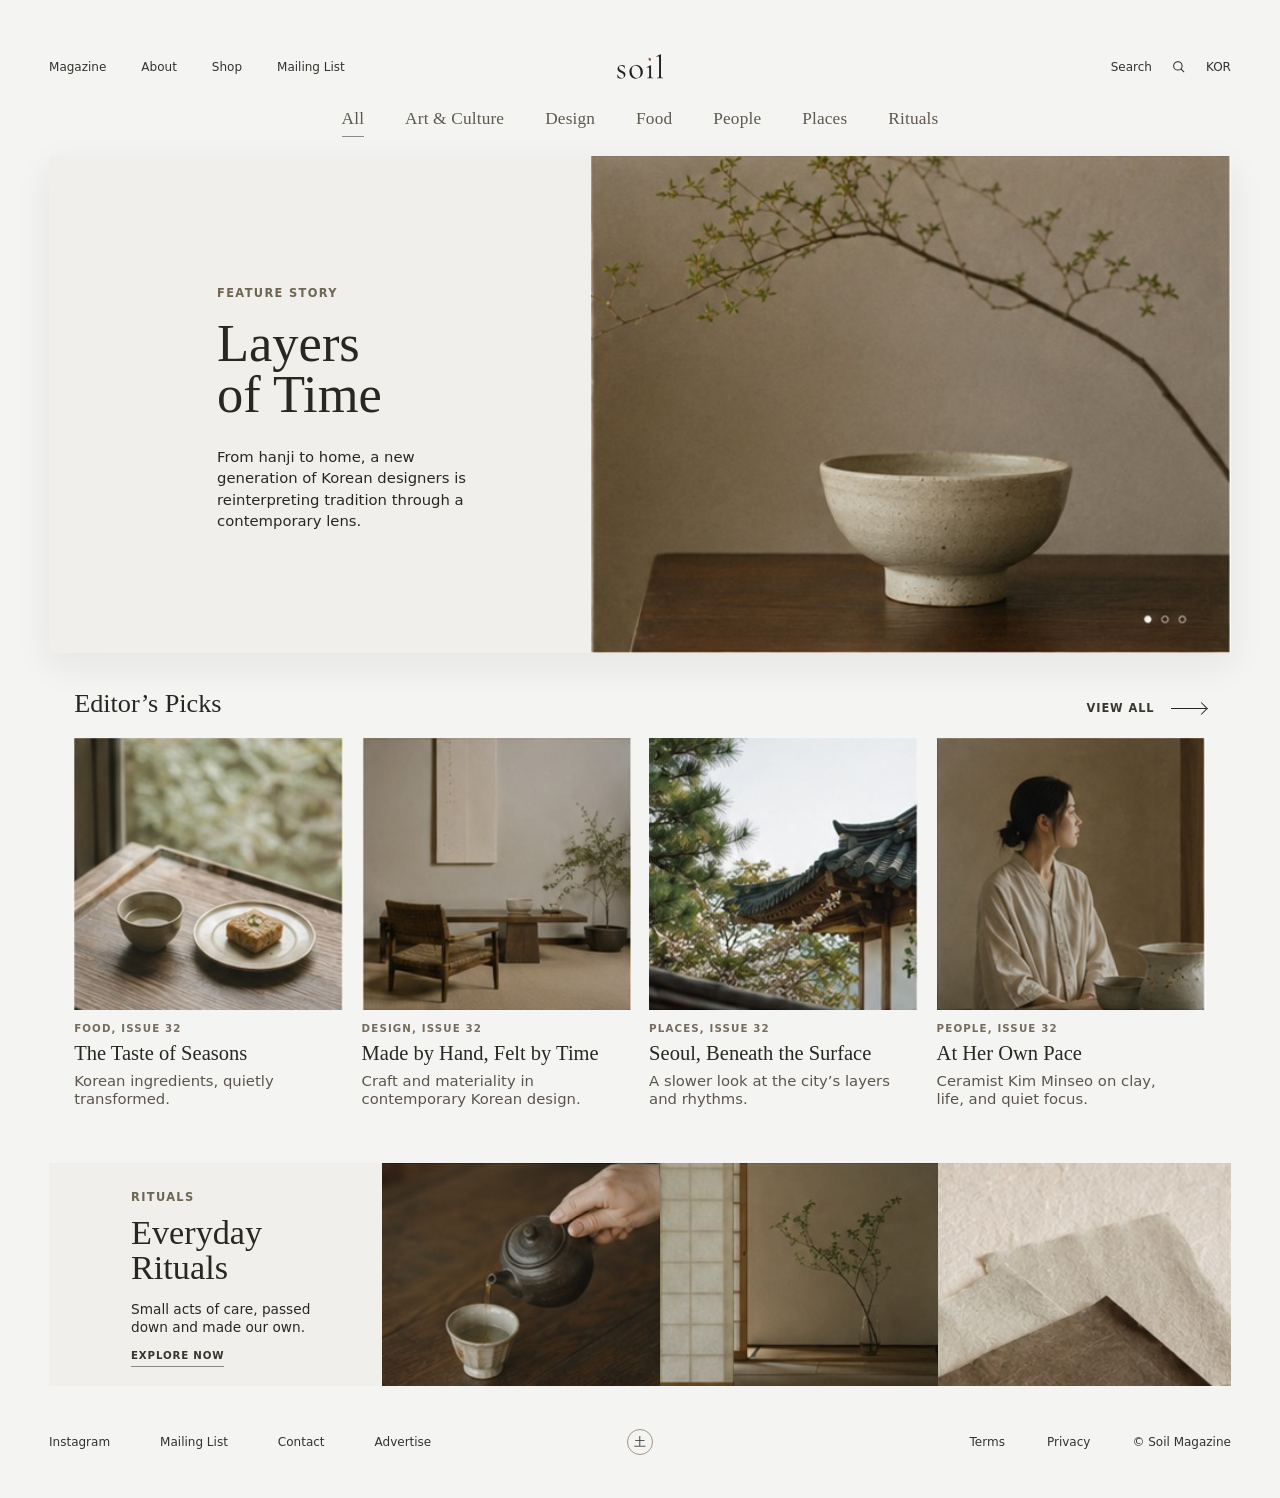
<file: index.html>
<!doctype html>
<html lang="en">
  <head>
    <meta charset="utf-8">
    <meta name="viewport" content="width=device-width, initial-scale=1">
    <title>Soil Magazine</title>
    <link rel="stylesheet" href="styles.css">
    <link rel="icon" href="logo/favicon.svg" type="image/svg+xml">
  </head>
  <body>
    <header class="site-header" aria-label="Site header">
      <div class="topbar">
        <nav class="primary-links" aria-label="Primary navigation">
          <a href="index.html">Magazine</a>
          <a href="about.html">About</a>
          <a href="#">Shop</a>
          <a href="about.html#mailing-list">Mailing List</a>
        </nav>

        <a class="brand" href="#" aria-label="Soil home">
          <span class="brand-mark">
            <svg class="brand-svg" xmlns="http://www.w3.org/2000/svg" aria-hidden="true" focusable="false" viewBox="8 -765 1469 818">
              <path fill="currentColor" d="M100 -325Q100 -299 113.5 -281.0Q127 -263 147.5 -250.5Q168 -238 191 -226Q217 -213 240.0 -198.5Q263 -184 278.0 -163.5Q293 -143 293 -110Q293 -78 277.0 -50.5Q261 -23 229.5 -6.0Q198 11 152 11Q127 11 104.0 4.5Q81 -2 56 -19Q54 -21 52.0 -24.0Q50 -27 50 -31L48 -109Q48 -112 53.5 -112.5Q59 -113 60 -110Q72 -76 90.0 -53.5Q108 -31 131.0 -19.5Q154 -8 180 -8Q212 -8 229.5 -24.0Q247 -40 246 -71Q245 -100 231.0 -118.0Q217 -136 196.5 -148.5Q176 -161 154 -172Q129 -184 106.5 -197.5Q84 -211 69.5 -232.0Q55 -253 55 -287Q55 -326 75.0 -350.5Q95 -375 126.0 -386.5Q157 -398 191 -398Q210 -398 228.0 -395.0Q246 -392 264 -383Q273 -380 273 -372Q273 -356 272.0 -338.5Q271 -321 271 -299Q271 -297 265.0 -297.0Q259 -297 259 -299Q259 -322 243.0 -340.0Q227 -358 203.0 -368.5Q179 -379 155 -379Q131 -379 115.5 -366.0Q100 -353 100 -325ZM609 13Q550 13 506.0 -16.0Q462 -45 438.0 -93.5Q414 -142 414 -198Q414 -250 433.0 -288.0Q452 -326 484.0 -350.5Q516 -375 553.5 -387.0Q591 -399 627 -399Q688 -399 731.5 -369.0Q775 -339 798.0 -292.0Q821 -245 821 -193Q821 -129 792.0 -83.0Q763 -37 715.0 -12.0Q667 13 609 13ZM638 -6Q691 -6 722.0 -43.5Q753 -81 753 -165Q753 -228 732.5 -276.5Q712 -325 676.0 -352.5Q640 -380 594 -380Q541 -380 511.0 -341.0Q481 -302 481 -229Q481 -168 501.0 -117.0Q521 -66 556.5 -36.0Q592 -6 638 -6ZM950 0Q948 0 948.0 -6.0Q948 -12 950 -12Q989 -12 1001.5 -25.5Q1014 -39 1014 -81V-268Q1014 -303 1007.0 -319.5Q1000 -336 981 -336Q973 -336 962.0 -332.5Q951 -329 936 -322Q932 -321 929.5 -326.5Q927 -332 930 -334L1060 -394Q1063 -395 1064 -395Q1066 -395 1069.0 -392.5Q1072 -390 1072 -387Q1072 -379 1071.0 -348.0Q1070 -317 1070 -269V-81Q1070 -39 1081.5 -25.5Q1093 -12 1133 -12Q1136 -12 1136.0 -6.0Q1136 0 1133 0Q1115 0 1091.5 -1.0Q1068 -2 1042 -2Q1016 -2 992.5 -1.0Q969 0 950 0ZM1250 0Q1247 0 1247.0 -6.0Q1247 -12 1250 -12Q1289 -12 1301.0 -25.5Q1313 -39 1313 -81V-598Q1313 -633 1306.0 -649.5Q1299 -666 1281 -666Q1266 -666 1235 -652Q1232 -650 1229.0 -656.0Q1226 -662 1230 -663L1358 -724Q1360 -725 1363 -725Q1365 -725 1368.5 -722.5Q1372 -720 1372 -717V-81Q1372 -39 1383.0 -25.5Q1394 -12 1434 -12Q1437 -12 1437.0 -6.0Q1437 0 1434 0Q1417 0 1393.0 -1.0Q1369 -2 1342 -2Q1316 -2 1291.5 -1.0Q1267 0 1250 0Z"/>
              <path class="seed" style="fill:var(--soil-seed,#9A5B3C)" d="M0 -14 C 9 -13 12 2 6 11 C 2 16 -8 15 -11 6 C -14 -4 -8 -14 0 -14 Z" transform="translate(1033.0 -573.0) rotate(-28) scale(3.492) translate(0.8 -0.6)"/>
            </svg>
          </span>
        </a>

        <nav class="utility-links" aria-label="Utility navigation">
          <a href="#">Search</a>
          <button class="icon-button" type="button" aria-label="Search">
            <svg aria-hidden="true" viewBox="0 0 24 24">
              <circle cx="11" cy="11" r="6.75"></circle>
              <path d="m16.2 16.2 4.3 4.3"></path>
            </svg>
          </button>
          <a href="#">KOR</a>
        </nav>
      </div>

      <nav class="category-nav" aria-label="Magazine categories">
        <a class="is-active" href="index.html">All</a>
        <a href="category.html">Art &amp; Culture</a>
        <a href="category.html">Design</a>
        <a href="category.html">Food</a>
        <a href="category.html">People</a>
        <a href="category.html">Places</a>
        <a href="category.html">Rituals</a>
      </nav>
    </header>

    <main>
      <section class="hero shell" aria-labelledby="hero-title">
        <div class="hero-copy">
          <p class="eyebrow">Feature Story</p>
          <h1 id="hero-title">Layers<br>of Time</h1>
          <p class="hero-summary">
            From hanji to home, a new generation of Korean designers is
            reinterpreting tradition through a contemporary lens.
          </p>
        </div>
        <div class="hero-media">
          <a class="hero-link" href="article.html" aria-label="Layers of Time">
            <img src="hero-bowl.jpg" alt="A ceramic bowl on a wooden table below a flowering branch" width="561" height="436">
          </a>
        </div>
      </section>

      <section class="editors shell inset" aria-labelledby="editors-title">
        <div class="section-heading">
          <h2 id="editors-title">Editor&rsquo;s Picks</h2>
          <a class="view-all" href="category.html">View All <span aria-hidden="true"></span></a>
        </div>

        <div class="story-grid">
          <article class="story-card">
            <a class="story-thumb" href="article.html" aria-label="The Taste of Seasons">
              <img src="editors-food.jpg" alt="Tea and a dessert on a wooden table">
            </a>
            <p class="story-meta">Food, Issue 32</p>
            <h3><a href="article.html">The Taste of Seasons</a></h3>
            <p>Korean ingredients, quietly transformed.</p>          </article>

          <article class="story-card">
            <a class="story-thumb" href="article.html" aria-label="Made by Hand, Felt by Time">
              <img src="editors-design.jpg" alt="A calm room with a woven chair and ceramics">
            </a>
            <p class="story-meta">Design, Issue 32</p>
            <h3><a href="article.html">Made by Hand, Felt by Time</a></h3>
            <p>Craft and materiality in contemporary Korean design.</p>          </article>

          <article class="story-card">
            <a class="story-thumb" href="article.html" aria-label="Seoul, Beneath the Surface">
              <img src="editors-places.jpg" alt="Traditional roofline framed by trees">
            </a>
            <p class="story-meta">Places, Issue 32</p>
            <h3><a href="article.html">Seoul, Beneath the Surface</a></h3>
            <p>A slower look at the city&rsquo;s layers and rhythms.</p>          </article>

          <article class="story-card">
            <a class="story-thumb" href="article.html" aria-label="At Her Own Pace">
              <img src="editors-people.jpg" alt="Ceramicist seated beside clay vessels">
            </a>
            <p class="story-meta">People, Issue 32</p>
            <h3><a href="article.html">At Her Own Pace</a></h3>
            <p>Ceramist Kim Minseo on clay, life, and quiet focus.</p>          </article>
        </div>
      </section>

      <section class="rituals shell" aria-labelledby="rituals-title">
        <div class="ritual-copy">
          <p class="eyebrow">Rituals</p>
          <h2 id="rituals-title">Everyday<br>Rituals</h2>
          <p>Small acts of care, passed down and made our own.</p>
          <a class="text-link" href="category.html">Explore Now</a>
        </div>
        <img src="ritual-tea.jpg" alt="Tea being poured into a cup">
        <img src="ritual-room.jpg" alt="A quiet room with a branch in a vase">
        <img src="ritual-paper.jpg" alt="Layered handmade paper">
      </section>
    </main>

    <footer class="site-footer shell" aria-label="Site footer">
      <nav aria-label="Social and contact links">
        <a href="#">Instagram</a>
        <a href="about.html#mailing-list">Mailing List</a>
        <a href="#">Contact</a>
        <a href="#">Advertise</a>
      </nav>
      <a class="seal" href="#" aria-label="Soil Magazine home">土</a>
      <nav aria-label="Legal links">
        <a href="#">Terms</a>
        <a href="#">Privacy</a>
        <span>&copy; Soil Magazine</span>
      </nav>
    </footer>
  </body>
</html>
</file>
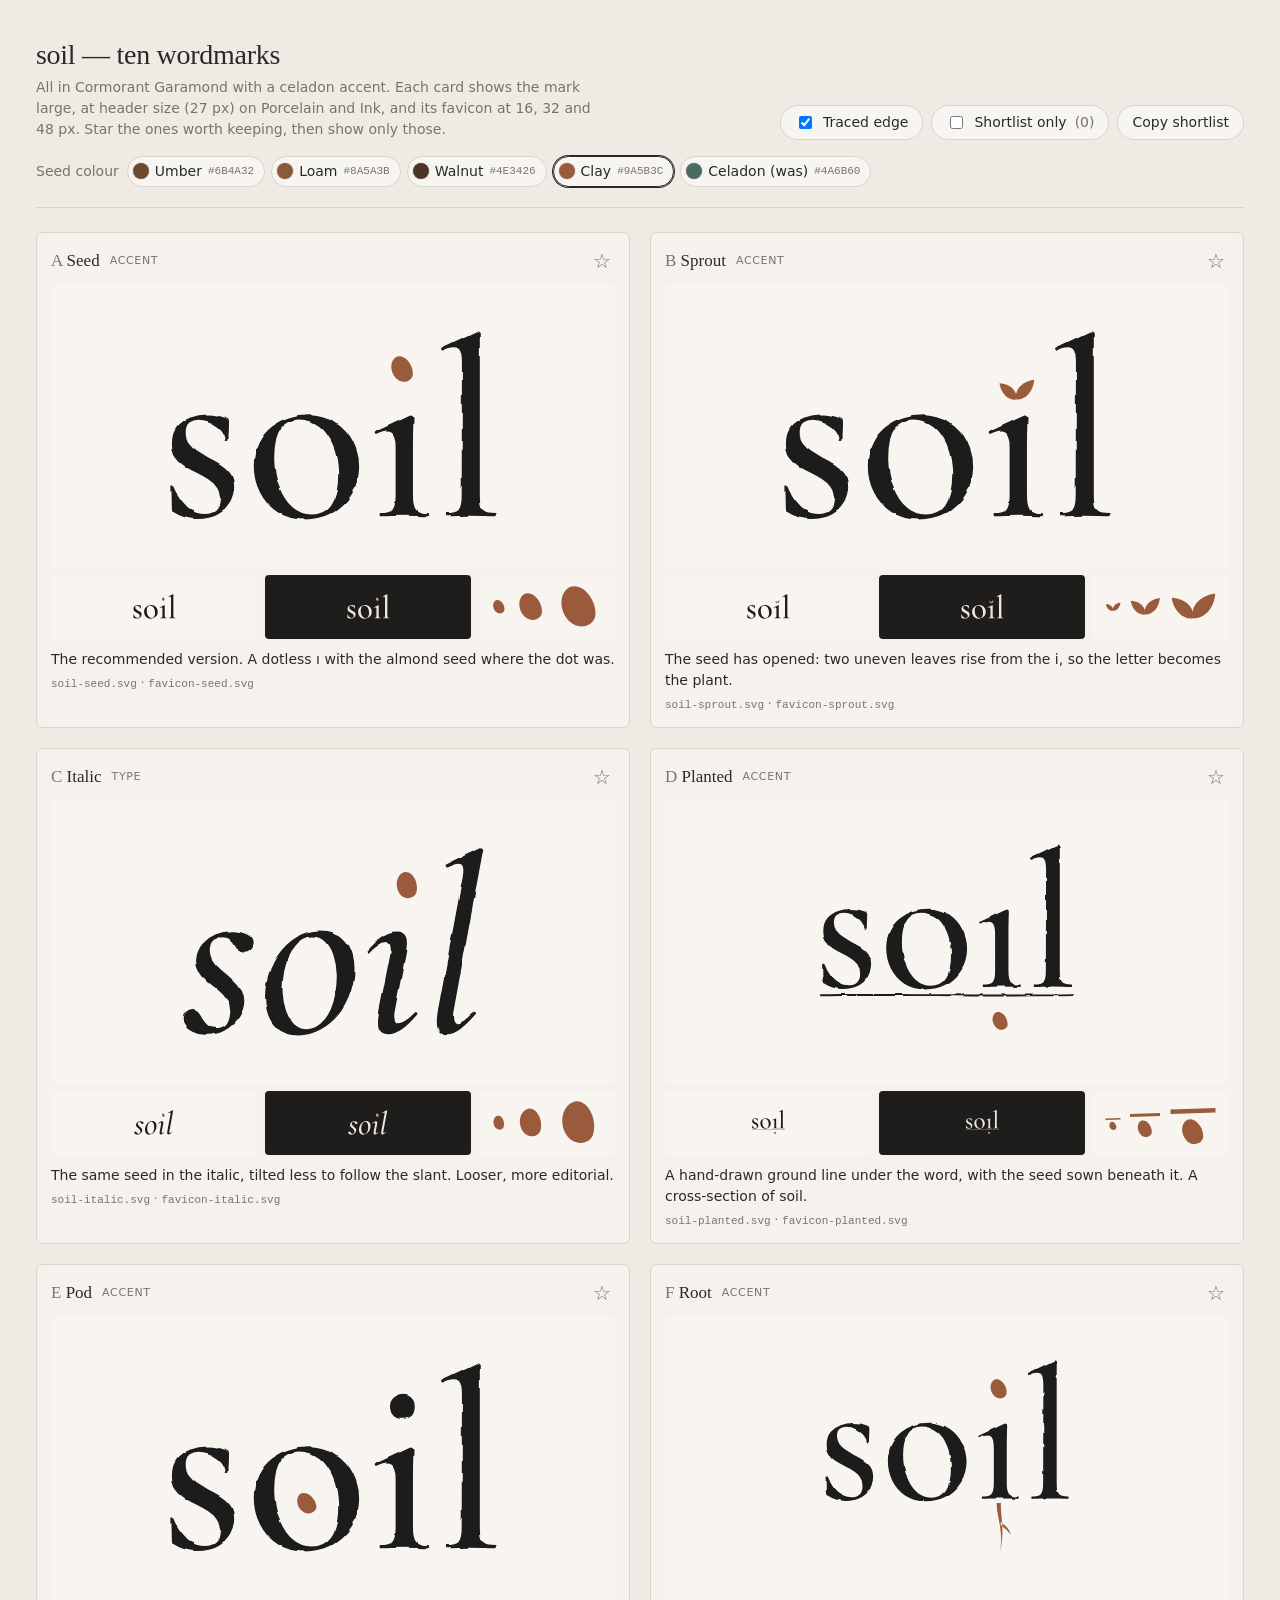
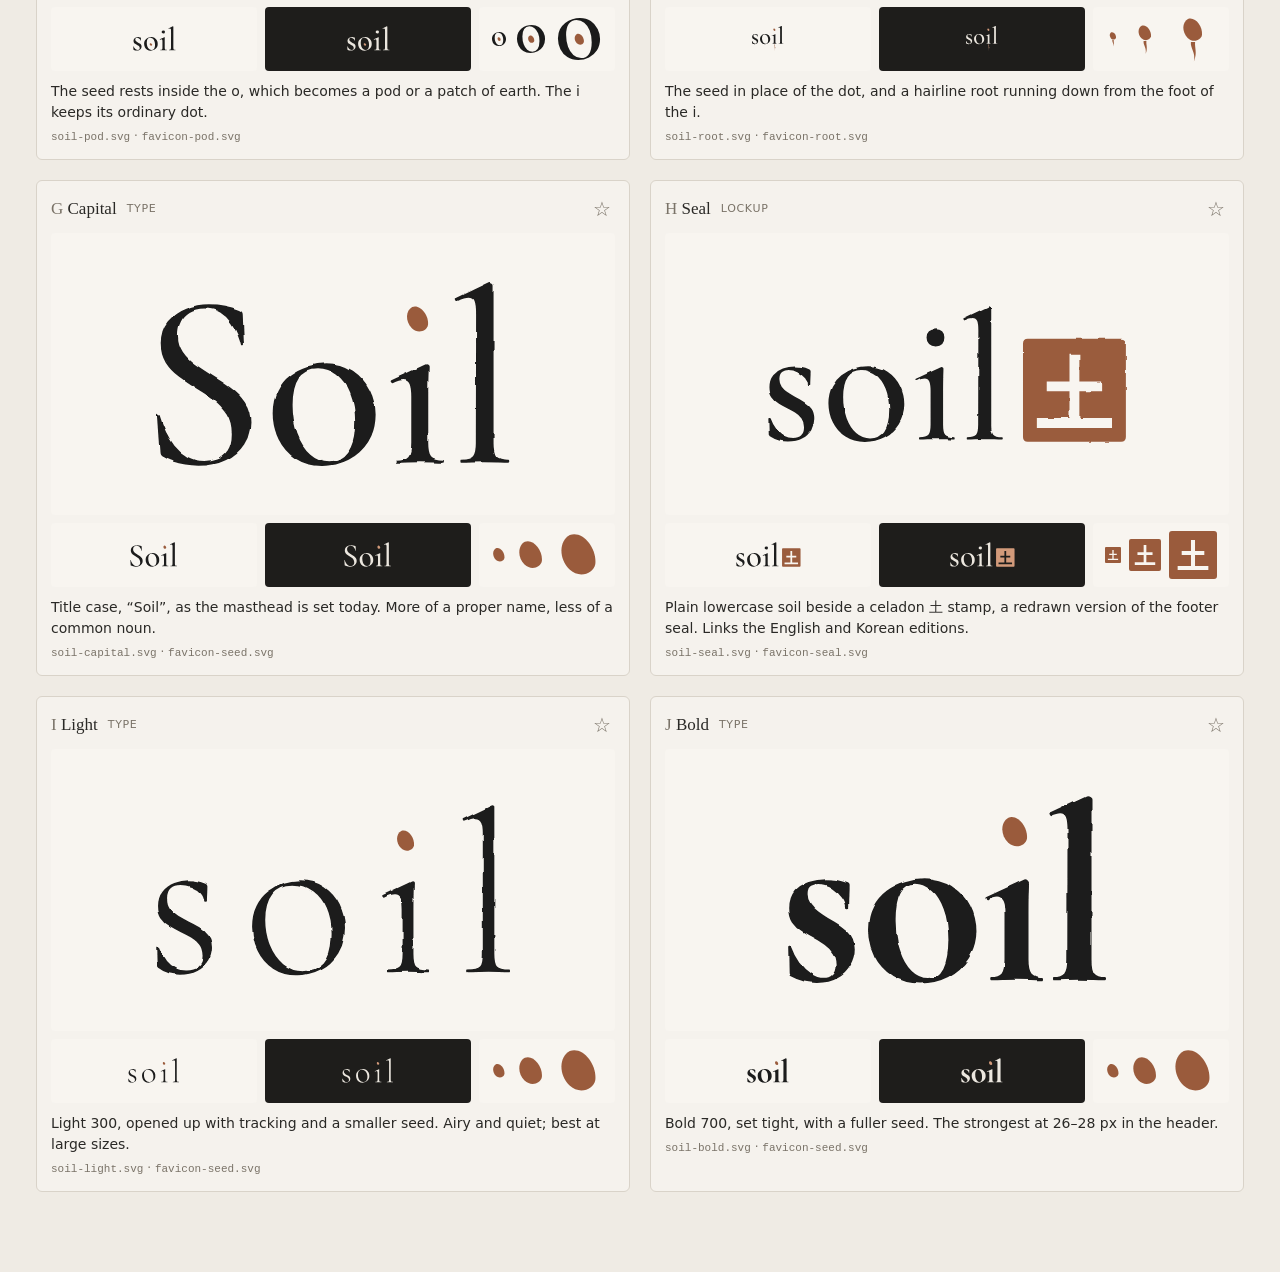
<file: logo/index.html>
<!doctype html>
<html lang="en">
<head>
<meta charset="utf-8">
<meta name="viewport" content="width=device-width, initial-scale=1">
<title>Soil Wordmarks</title>
<link rel="icon" href="favicon-seed.svg" type="image/svg+xml">
<style>
  :root {
    --porcelain: #F8F5F0; --porcelain-ink: #1A1A1A; --porcelain-seed: #9A5B3C;
    --ink: #1E1D1B; --ink-letters: #ECE7DF; --ink-seed: #D29A7A;
    --page: #EFEBE4; --text: #2a2926; --muted: #7a7368; --rule: #d9d3c9; --star: var(--porcelain-seed);
  }
  .fav path[fill] { fill: var(--porcelain-seed); }
  .fav path[fill="#1A1A1A"] { fill: var(--porcelain-ink); }
  .swatches { display: flex; gap: 6px; flex-wrap: wrap; align-items: center; }
  .swatches .lbl { color: var(--muted); margin-right: 2px; }
  .swatch { display: inline-flex; align-items: center; gap: 6px; border: 1px solid var(--rule); border-radius: 999px;
    padding: 4px 10px 4px 5px; background: #fff8; cursor: pointer; font: inherit; color: inherit; }
  .swatch i { width: 16px; height: 16px; border-radius: 50%; display: inline-block; box-shadow: 0 0 0 1px #0001; }
  .swatch[aria-pressed="true"] { border-color: var(--text); box-shadow: 0 0 0 1px var(--text); }
  .swatch code { color: var(--muted); }
  * { box-sizing: border-box; }
  body { margin: 0; background: var(--page); color: var(--text);
    font: 14px/1.5 "Avenir Next", Avenir, -apple-system, system-ui, sans-serif; }
  main { max-width: 1240px; margin: 0 auto; padding: 40px 16px 80px; }
  .intro { display: flex; justify-content: space-between; align-items: end; gap: 16px 24px; flex-wrap: wrap;
    border-bottom: 1px solid var(--rule); padding-bottom: 20px; margin-bottom: 24px; }
  h1 { font: 500 28px/1.1 Georgia, serif; margin: 0 0 6px; letter-spacing: -0.01em; }
  .intro p { margin: 0; color: var(--muted); max-width: 64ch; }
  .controls { display: flex; gap: 8px; flex-wrap: wrap; }
  .controls label, .controls button { display: inline-flex; gap: 8px; align-items: center; cursor: pointer; user-select: none;
    border: 1px solid var(--rule); border-radius: 999px; padding: 6px 14px; background: #fff8; font: inherit; color: inherit; }
  .controls .count { color: var(--muted); }
  .grid { display: grid; grid-template-columns: repeat(2, minmax(0, 1fr)); gap: 20px; }
  .card { background: #fff5; border: 1px solid var(--rule); border-radius: 6px; padding: 14px; }
  .card.is-starred { border-color: var(--star); box-shadow: 0 0 0 1px var(--star); }
  .card header { display: flex; align-items: center; gap: 10px; margin-bottom: 10px; }
  .card h2 { font: 500 17px/1.2 Georgia, serif; margin: 0; }
  .letter { color: var(--muted); }
  .group { font-size: 11px; letter-spacing: .06em; text-transform: uppercase; color: var(--muted); }
  .star { margin-left: auto; border: 0; background: none; font-size: 20px; line-height: 1; cursor: pointer; color: var(--muted); padding: 4px; }
  .card.is-starred .star { color: var(--star); }
  .big { aspect-ratio: 2 / 1; display: grid; place-items: center; border-radius: 4px; }
  .big .mark { width: 66%; max-height: 74%; }
  .row { display: grid; grid-template-columns: 1fr 1fr auto; gap: 8px; margin-top: 8px; }
  .hdr { display: grid; place-items: center; height: 64px; border-radius: 4px; }
  .mark.header { height: 27px; width: auto; max-width: 90%; }
  .favs { display: flex; align-items: center; gap: 8px; padding: 0 12px; border-radius: 4px; }
  .s16 { width: 16px; height: 16px; } .s32 { width: 32px; height: 32px; } .s48 { width: 48px; height: 48px; }
  .porcelain { background: var(--porcelain); color: var(--porcelain-ink); --soil-seed: var(--porcelain-seed); }
  .ink { background: var(--ink); color: var(--ink-letters); --soil-seed: var(--ink-seed); }
  .card p { margin: 10px 0 0; }
  .card p.files { margin-top: 4px; color: var(--muted); font-size: 12px; }
  code { font: 11px ui-monospace, Menlo, monospace; }
  body.traced .mark > path:not(.seed), body.traced .mark > path.seal { filter: url(#trace); }
  body.only-starred .card:not(.is-starred) { display: none; }
  .empty { display: none; color: var(--muted); padding: 40px 0; text-align: center; }
  body.only-starred.none-starred .empty { display: block; }
  @media (max-width: 820px) {
    .grid { grid-template-columns: 1fr; }
  }
  @media (max-width: 480px) {
    .row { grid-template-columns: 1fr 1fr; }
    .favs { grid-column: span 2; height: 56px; justify-content: center; }
  }
</style>
</head>
<body class="traced none-starred">
<svg width="0" height="0" style="position:absolute" aria-hidden="true">
  <!-- Stand-in for the hand-traced edge, in font units (1000 per em). -->
  <filter id="trace" filterUnits="userSpaceOnUse" x="-300" y="-1000" width="2600" height="1500" primitiveUnits="userSpaceOnUse">
    <feTurbulence type="fractalNoise" baseFrequency="0.012" numOctaves="2" seed="7" result="n"/>
    <feDisplacementMap in="SourceGraphic" in2="n" scale="14" xChannelSelector="R" yChannelSelector="G"/>
  </filter>
</svg>
<main>
  <div class="intro">
    <div>
      <h1>soil — ten wordmarks</h1>
      <p>All in Cormorant Garamond with a celadon accent. Each card shows the mark large, at header size (27&nbsp;px) on Porcelain and Ink, and its favicon at 16, 32 and 48&nbsp;px. Star the ones worth keeping, then show only those.</p>
    </div>
    <div class="controls">
      <label><input type="checkbox" id="traced" checked> Traced edge</label>
      <label><input type="checkbox" id="only"> Shortlist only <span class="count" id="count">(0)</span></label>
      <button type="button" id="copy">Copy shortlist</button>
    </div>
    <div class="swatches" role="group" aria-label="Seed colour">
      <span class="lbl">Seed colour</span>
      <button class="swatch" type="button" data-p="#6B4A32" data-i="#B9906E" data-name="Umber"><i style="background:#6B4A32"></i>Umber <code>#6B4A32</code></button>
      <button class="swatch" type="button" data-p="#8A5A3B" data-i="#C99A76" data-name="Loam"><i style="background:#8A5A3B"></i>Loam <code>#8A5A3B</code></button>
      <button class="swatch" type="button" data-p="#4E3426" data-i="#A88468" data-name="Walnut"><i style="background:#4E3426"></i>Walnut <code>#4E3426</code></button>
      <button class="swatch" type="button" data-p="#9A5B3C" data-i="#D29A7A" data-name="Clay"><i style="background:#9A5B3C"></i>Clay <code>#9A5B3C</code></button>
      <button class="swatch" type="button" data-p="#4A6B60" data-i="#93B7A8" data-name="Celadon"><i style="background:#4A6B60"></i>Celadon (was) <code>#4A6B60</code></button>
    </div>
  </div>
  <div class="grid">
    <article class="card" id="seed" data-key="seed">
      <header>
        <h2><span class="letter">A</span> Seed</h2>
        <span class="group">Accent</span>
        <button class="star" type="button" aria-pressed="false" aria-label="Shortlist Seed">☆</button>
      </header>
      <div class="big porcelain"><svg class="mark" aria-hidden="true" xmlns="http://www.w3.org/2000/svg" viewBox="6 -765 1356 818" role="img" aria-label="soil">
  <path fill="currentColor" d="M106 -329Q106 -305 118.5 -287.5Q131 -270 151.0 -257.0Q171 -244 193 -231Q219 -218 242.5 -203.5Q266 -189 281.0 -168.0Q296 -147 296 -113Q296 -81 280.0 -52.5Q264 -24 232.0 -6.5Q200 11 152 11Q128 11 104.0 5.0Q80 -1 54 -18Q52 -20 50.0 -23.0Q48 -26 48 -30L46 -114Q46 -117 51.5 -117.5Q57 -118 58 -116Q70 -83 88.5 -58.5Q107 -34 130.5 -21.0Q154 -8 181 -8Q209 -8 225.0 -23.0Q241 -38 240 -68Q240 -96 226.5 -114.5Q213 -133 193.0 -145.5Q173 -158 151 -169Q127 -181 104.0 -195.0Q81 -209 66.5 -230.0Q52 -251 52 -285Q52 -325 72.5 -350.0Q93 -375 125.0 -386.5Q157 -398 191 -398Q211 -398 229.0 -394.5Q247 -391 267 -383Q276 -379 276 -372Q276 -354 275.0 -335.0Q274 -316 274 -294Q274 -291 268.0 -291.0Q262 -291 262 -294Q262 -315 246.0 -334.0Q230 -353 206.0 -365.5Q182 -378 156 -378Q135 -378 120.5 -367.0Q106 -356 106 -329ZM571 13Q510 13 465.5 -16.0Q421 -45 397.0 -93.5Q373 -142 373 -198Q373 -250 392.5 -288.0Q412 -326 444.0 -350.5Q476 -375 514.0 -387.0Q552 -399 589 -399Q651 -399 695.0 -369.0Q739 -339 762.5 -292.0Q786 -245 786 -193Q786 -130 756.0 -83.5Q726 -37 677.5 -12.0Q629 13 571 13ZM600 -6Q649 -6 676.5 -44.5Q704 -83 704 -162Q704 -229 684.0 -277.5Q664 -326 630.5 -352.5Q597 -379 555 -379Q506 -379 479.5 -341.5Q453 -304 453 -231Q453 -168 472.0 -116.5Q491 -65 524.0 -35.5Q557 -6 600 -6ZM869 0Q866 0 866.0 -6.0Q866 -12 869 -12Q905 -12 917.0 -25.5Q929 -39 929 -81V-265Q929 -300 922.0 -316.0Q915 -332 897 -332Q889 -332 878.5 -329.0Q868 -326 854 -319Q850 -318 847.5 -323.5Q845 -329 849 -331L985 -394Q988 -395 989 -395Q992 -395 995.5 -392.0Q999 -389 999 -385Q999 -376 998.0 -346.0Q997 -316 997 -267V-81Q997 -39 1008.5 -25.5Q1020 -12 1057 -12Q1060 -12 1060.0 -6.0Q1060 0 1057 0Q1039 0 1014.5 -1.0Q990 -2 963 -2Q936 -2 912.0 -1.0Q888 0 869 0ZM1128 0Q1126 0 1126.0 -6.0Q1126 -12 1128 -12Q1165 -12 1176.5 -25.5Q1188 -39 1188 -81L1189 -595Q1189 -630 1182.5 -646.0Q1176 -662 1158 -662Q1143 -662 1115 -649Q1111 -647 1108.5 -653.0Q1106 -659 1109 -660L1243 -724Q1245 -725 1247 -725Q1250 -725 1254.5 -722.0Q1259 -719 1259 -715V-81Q1259 -40 1270.0 -26.0Q1281 -12 1318 -12Q1322 -12 1322.0 -6.0Q1322 0 1318 0Q1300 0 1275.5 -1.0Q1251 -2 1223 -2Q1196 -2 1171.5 -1.0Q1147 0 1128 0Z"/>
  <path class="seed" style="fill:var(--soil-seed,#9A5B3C)" d="M0 -14 C 9 -13 12 2 6 11 C 2 16 -8 15 -11 6 C -14 -4 -8 -14 0 -14 Z" transform="translate(955.5 -575.0) rotate(-28) scale(3.729) translate(0.8 -0.6)"/>
</svg></div>
      <div class="row">
        <div class="hdr porcelain"><svg class="mark header" aria-hidden="true" xmlns="http://www.w3.org/2000/svg" viewBox="6 -765 1356 818" role="img" aria-label="soil">
  <path fill="currentColor" d="M106 -329Q106 -305 118.5 -287.5Q131 -270 151.0 -257.0Q171 -244 193 -231Q219 -218 242.5 -203.5Q266 -189 281.0 -168.0Q296 -147 296 -113Q296 -81 280.0 -52.5Q264 -24 232.0 -6.5Q200 11 152 11Q128 11 104.0 5.0Q80 -1 54 -18Q52 -20 50.0 -23.0Q48 -26 48 -30L46 -114Q46 -117 51.5 -117.5Q57 -118 58 -116Q70 -83 88.5 -58.5Q107 -34 130.5 -21.0Q154 -8 181 -8Q209 -8 225.0 -23.0Q241 -38 240 -68Q240 -96 226.5 -114.5Q213 -133 193.0 -145.5Q173 -158 151 -169Q127 -181 104.0 -195.0Q81 -209 66.5 -230.0Q52 -251 52 -285Q52 -325 72.5 -350.0Q93 -375 125.0 -386.5Q157 -398 191 -398Q211 -398 229.0 -394.5Q247 -391 267 -383Q276 -379 276 -372Q276 -354 275.0 -335.0Q274 -316 274 -294Q274 -291 268.0 -291.0Q262 -291 262 -294Q262 -315 246.0 -334.0Q230 -353 206.0 -365.5Q182 -378 156 -378Q135 -378 120.5 -367.0Q106 -356 106 -329ZM571 13Q510 13 465.5 -16.0Q421 -45 397.0 -93.5Q373 -142 373 -198Q373 -250 392.5 -288.0Q412 -326 444.0 -350.5Q476 -375 514.0 -387.0Q552 -399 589 -399Q651 -399 695.0 -369.0Q739 -339 762.5 -292.0Q786 -245 786 -193Q786 -130 756.0 -83.5Q726 -37 677.5 -12.0Q629 13 571 13ZM600 -6Q649 -6 676.5 -44.5Q704 -83 704 -162Q704 -229 684.0 -277.5Q664 -326 630.5 -352.5Q597 -379 555 -379Q506 -379 479.5 -341.5Q453 -304 453 -231Q453 -168 472.0 -116.5Q491 -65 524.0 -35.5Q557 -6 600 -6ZM869 0Q866 0 866.0 -6.0Q866 -12 869 -12Q905 -12 917.0 -25.5Q929 -39 929 -81V-265Q929 -300 922.0 -316.0Q915 -332 897 -332Q889 -332 878.5 -329.0Q868 -326 854 -319Q850 -318 847.5 -323.5Q845 -329 849 -331L985 -394Q988 -395 989 -395Q992 -395 995.5 -392.0Q999 -389 999 -385Q999 -376 998.0 -346.0Q997 -316 997 -267V-81Q997 -39 1008.5 -25.5Q1020 -12 1057 -12Q1060 -12 1060.0 -6.0Q1060 0 1057 0Q1039 0 1014.5 -1.0Q990 -2 963 -2Q936 -2 912.0 -1.0Q888 0 869 0ZM1128 0Q1126 0 1126.0 -6.0Q1126 -12 1128 -12Q1165 -12 1176.5 -25.5Q1188 -39 1188 -81L1189 -595Q1189 -630 1182.5 -646.0Q1176 -662 1158 -662Q1143 -662 1115 -649Q1111 -647 1108.5 -653.0Q1106 -659 1109 -660L1243 -724Q1245 -725 1247 -725Q1250 -725 1254.5 -722.0Q1259 -719 1259 -715V-81Q1259 -40 1270.0 -26.0Q1281 -12 1318 -12Q1322 -12 1322.0 -6.0Q1322 0 1318 0Q1300 0 1275.5 -1.0Q1251 -2 1223 -2Q1196 -2 1171.5 -1.0Q1147 0 1128 0Z"/>
  <path class="seed" style="fill:var(--soil-seed,#9A5B3C)" d="M0 -14 C 9 -13 12 2 6 11 C 2 16 -8 15 -11 6 C -14 -4 -8 -14 0 -14 Z" transform="translate(955.5 -575.0) rotate(-28) scale(3.729) translate(0.8 -0.6)"/>
</svg></div>
        <div class="hdr ink"><svg class="mark header" aria-hidden="true" xmlns="http://www.w3.org/2000/svg" viewBox="6 -765 1356 818" role="img" aria-label="soil">
  <path fill="currentColor" d="M106 -329Q106 -305 118.5 -287.5Q131 -270 151.0 -257.0Q171 -244 193 -231Q219 -218 242.5 -203.5Q266 -189 281.0 -168.0Q296 -147 296 -113Q296 -81 280.0 -52.5Q264 -24 232.0 -6.5Q200 11 152 11Q128 11 104.0 5.0Q80 -1 54 -18Q52 -20 50.0 -23.0Q48 -26 48 -30L46 -114Q46 -117 51.5 -117.5Q57 -118 58 -116Q70 -83 88.5 -58.5Q107 -34 130.5 -21.0Q154 -8 181 -8Q209 -8 225.0 -23.0Q241 -38 240 -68Q240 -96 226.5 -114.5Q213 -133 193.0 -145.5Q173 -158 151 -169Q127 -181 104.0 -195.0Q81 -209 66.5 -230.0Q52 -251 52 -285Q52 -325 72.5 -350.0Q93 -375 125.0 -386.5Q157 -398 191 -398Q211 -398 229.0 -394.5Q247 -391 267 -383Q276 -379 276 -372Q276 -354 275.0 -335.0Q274 -316 274 -294Q274 -291 268.0 -291.0Q262 -291 262 -294Q262 -315 246.0 -334.0Q230 -353 206.0 -365.5Q182 -378 156 -378Q135 -378 120.5 -367.0Q106 -356 106 -329ZM571 13Q510 13 465.5 -16.0Q421 -45 397.0 -93.5Q373 -142 373 -198Q373 -250 392.5 -288.0Q412 -326 444.0 -350.5Q476 -375 514.0 -387.0Q552 -399 589 -399Q651 -399 695.0 -369.0Q739 -339 762.5 -292.0Q786 -245 786 -193Q786 -130 756.0 -83.5Q726 -37 677.5 -12.0Q629 13 571 13ZM600 -6Q649 -6 676.5 -44.5Q704 -83 704 -162Q704 -229 684.0 -277.5Q664 -326 630.5 -352.5Q597 -379 555 -379Q506 -379 479.5 -341.5Q453 -304 453 -231Q453 -168 472.0 -116.5Q491 -65 524.0 -35.5Q557 -6 600 -6ZM869 0Q866 0 866.0 -6.0Q866 -12 869 -12Q905 -12 917.0 -25.5Q929 -39 929 -81V-265Q929 -300 922.0 -316.0Q915 -332 897 -332Q889 -332 878.5 -329.0Q868 -326 854 -319Q850 -318 847.5 -323.5Q845 -329 849 -331L985 -394Q988 -395 989 -395Q992 -395 995.5 -392.0Q999 -389 999 -385Q999 -376 998.0 -346.0Q997 -316 997 -267V-81Q997 -39 1008.5 -25.5Q1020 -12 1057 -12Q1060 -12 1060.0 -6.0Q1060 0 1057 0Q1039 0 1014.5 -1.0Q990 -2 963 -2Q936 -2 912.0 -1.0Q888 0 869 0ZM1128 0Q1126 0 1126.0 -6.0Q1126 -12 1128 -12Q1165 -12 1176.5 -25.5Q1188 -39 1188 -81L1189 -595Q1189 -630 1182.5 -646.0Q1176 -662 1158 -662Q1143 -662 1115 -649Q1111 -647 1108.5 -653.0Q1106 -659 1109 -660L1243 -724Q1245 -725 1247 -725Q1250 -725 1254.5 -722.0Q1259 -719 1259 -715V-81Q1259 -40 1270.0 -26.0Q1281 -12 1318 -12Q1322 -12 1322.0 -6.0Q1322 0 1318 0Q1300 0 1275.5 -1.0Q1251 -2 1223 -2Q1196 -2 1171.5 -1.0Q1147 0 1128 0Z"/>
  <path class="seed" style="fill:var(--soil-seed,#9A5B3C)" d="M0 -14 C 9 -13 12 2 6 11 C 2 16 -8 15 -11 6 C -14 -4 -8 -14 0 -14 Z" transform="translate(955.5 -575.0) rotate(-28) scale(3.729) translate(0.8 -0.6)"/>
</svg></div>
        <div class="favs porcelain"><svg class="fav s16" aria-hidden="true" xmlns="http://www.w3.org/2000/svg" viewBox="-16 -16 32 32">
  <path fill="#9A5B3C" d="M0 -14 C 9 -13 12 2 6 11 C 2 16 -8 15 -11 6 C -14 -4 -8 -14 0 -14 Z" transform="rotate(-28) translate(0.8 -0.6)"/>
</svg><svg class="fav s32" aria-hidden="true" xmlns="http://www.w3.org/2000/svg" viewBox="-16 -16 32 32">
  <path fill="#9A5B3C" d="M0 -14 C 9 -13 12 2 6 11 C 2 16 -8 15 -11 6 C -14 -4 -8 -14 0 -14 Z" transform="rotate(-28) translate(0.8 -0.6)"/>
</svg><svg class="fav s48" aria-hidden="true" xmlns="http://www.w3.org/2000/svg" viewBox="-16 -16 32 32">
  <path fill="#9A5B3C" d="M0 -14 C 9 -13 12 2 6 11 C 2 16 -8 15 -11 6 C -14 -4 -8 -14 0 -14 Z" transform="rotate(-28) translate(0.8 -0.6)"/>
</svg></div>
      </div>
      <p>The recommended version. A dotless ı with the almond seed where the dot was.</p>
      <p class="files"><code>soil-seed.svg</code> · <code>favicon-seed.svg</code></p>
    </article>
    <article class="card" id="sprout" data-key="sprout">
      <header>
        <h2><span class="letter">B</span> Sprout</h2>
        <span class="group">Accent</span>
        <button class="star" type="button" aria-pressed="false" aria-label="Shortlist Sprout">☆</button>
      </header>
      <div class="big porcelain"><svg class="mark" aria-hidden="true" xmlns="http://www.w3.org/2000/svg" viewBox="6 -765 1356 818" role="img" aria-label="soil">
  <path fill="currentColor" d="M106 -329Q106 -305 118.5 -287.5Q131 -270 151.0 -257.0Q171 -244 193 -231Q219 -218 242.5 -203.5Q266 -189 281.0 -168.0Q296 -147 296 -113Q296 -81 280.0 -52.5Q264 -24 232.0 -6.5Q200 11 152 11Q128 11 104.0 5.0Q80 -1 54 -18Q52 -20 50.0 -23.0Q48 -26 48 -30L46 -114Q46 -117 51.5 -117.5Q57 -118 58 -116Q70 -83 88.5 -58.5Q107 -34 130.5 -21.0Q154 -8 181 -8Q209 -8 225.0 -23.0Q241 -38 240 -68Q240 -96 226.5 -114.5Q213 -133 193.0 -145.5Q173 -158 151 -169Q127 -181 104.0 -195.0Q81 -209 66.5 -230.0Q52 -251 52 -285Q52 -325 72.5 -350.0Q93 -375 125.0 -386.5Q157 -398 191 -398Q211 -398 229.0 -394.5Q247 -391 267 -383Q276 -379 276 -372Q276 -354 275.0 -335.0Q274 -316 274 -294Q274 -291 268.0 -291.0Q262 -291 262 -294Q262 -315 246.0 -334.0Q230 -353 206.0 -365.5Q182 -378 156 -378Q135 -378 120.5 -367.0Q106 -356 106 -329ZM571 13Q510 13 465.5 -16.0Q421 -45 397.0 -93.5Q373 -142 373 -198Q373 -250 392.5 -288.0Q412 -326 444.0 -350.5Q476 -375 514.0 -387.0Q552 -399 589 -399Q651 -399 695.0 -369.0Q739 -339 762.5 -292.0Q786 -245 786 -193Q786 -130 756.0 -83.5Q726 -37 677.5 -12.0Q629 13 571 13ZM600 -6Q649 -6 676.5 -44.5Q704 -83 704 -162Q704 -229 684.0 -277.5Q664 -326 630.5 -352.5Q597 -379 555 -379Q506 -379 479.5 -341.5Q453 -304 453 -231Q453 -168 472.0 -116.5Q491 -65 524.0 -35.5Q557 -6 600 -6ZM869 0Q866 0 866.0 -6.0Q866 -12 869 -12Q905 -12 917.0 -25.5Q929 -39 929 -81V-265Q929 -300 922.0 -316.0Q915 -332 897 -332Q889 -332 878.5 -329.0Q868 -326 854 -319Q850 -318 847.5 -323.5Q845 -329 849 -331L985 -394Q988 -395 989 -395Q992 -395 995.5 -392.0Q999 -389 999 -385Q999 -376 998.0 -346.0Q997 -316 997 -267V-81Q997 -39 1008.5 -25.5Q1020 -12 1057 -12Q1060 -12 1060.0 -6.0Q1060 0 1057 0Q1039 0 1014.5 -1.0Q990 -2 963 -2Q936 -2 912.0 -1.0Q888 0 869 0ZM1128 0Q1126 0 1126.0 -6.0Q1126 -12 1128 -12Q1165 -12 1176.5 -25.5Q1188 -39 1188 -81L1189 -595Q1189 -630 1182.5 -646.0Q1176 -662 1158 -662Q1143 -662 1115 -649Q1111 -647 1108.5 -653.0Q1106 -659 1109 -660L1243 -724Q1245 -725 1247 -725Q1250 -725 1254.5 -722.0Q1259 -719 1259 -715V-81Q1259 -40 1270.0 -26.0Q1281 -12 1318 -12Q1322 -12 1322.0 -6.0Q1322 0 1318 0Q1300 0 1275.5 -1.0Q1251 -2 1223 -2Q1196 -2 1171.5 -1.0Q1147 0 1128 0Z"/>
  <path class="seed" style="fill:var(--soil-seed,#9A5B3C)" transform="translate(955.5 -457) rotate(-50) scale(3.172 3.172)" d="M0 0 C 8 -4 11 -17 2 -29 C -7 -19 -7 -6 0 0 Z"/>
  <path class="seed" style="fill:var(--soil-seed,#9A5B3C)" transform="translate(955.5 -457) rotate(46) scale(-3.586 3.586)" d="M0 0 C 8 -4 11 -17 2 -29 C -7 -19 -7 -6 0 0 Z"/>
</svg></div>
      <div class="row">
        <div class="hdr porcelain"><svg class="mark header" aria-hidden="true" xmlns="http://www.w3.org/2000/svg" viewBox="6 -765 1356 818" role="img" aria-label="soil">
  <path fill="currentColor" d="M106 -329Q106 -305 118.5 -287.5Q131 -270 151.0 -257.0Q171 -244 193 -231Q219 -218 242.5 -203.5Q266 -189 281.0 -168.0Q296 -147 296 -113Q296 -81 280.0 -52.5Q264 -24 232.0 -6.5Q200 11 152 11Q128 11 104.0 5.0Q80 -1 54 -18Q52 -20 50.0 -23.0Q48 -26 48 -30L46 -114Q46 -117 51.5 -117.5Q57 -118 58 -116Q70 -83 88.5 -58.5Q107 -34 130.5 -21.0Q154 -8 181 -8Q209 -8 225.0 -23.0Q241 -38 240 -68Q240 -96 226.5 -114.5Q213 -133 193.0 -145.5Q173 -158 151 -169Q127 -181 104.0 -195.0Q81 -209 66.5 -230.0Q52 -251 52 -285Q52 -325 72.5 -350.0Q93 -375 125.0 -386.5Q157 -398 191 -398Q211 -398 229.0 -394.5Q247 -391 267 -383Q276 -379 276 -372Q276 -354 275.0 -335.0Q274 -316 274 -294Q274 -291 268.0 -291.0Q262 -291 262 -294Q262 -315 246.0 -334.0Q230 -353 206.0 -365.5Q182 -378 156 -378Q135 -378 120.5 -367.0Q106 -356 106 -329ZM571 13Q510 13 465.5 -16.0Q421 -45 397.0 -93.5Q373 -142 373 -198Q373 -250 392.5 -288.0Q412 -326 444.0 -350.5Q476 -375 514.0 -387.0Q552 -399 589 -399Q651 -399 695.0 -369.0Q739 -339 762.5 -292.0Q786 -245 786 -193Q786 -130 756.0 -83.5Q726 -37 677.5 -12.0Q629 13 571 13ZM600 -6Q649 -6 676.5 -44.5Q704 -83 704 -162Q704 -229 684.0 -277.5Q664 -326 630.5 -352.5Q597 -379 555 -379Q506 -379 479.5 -341.5Q453 -304 453 -231Q453 -168 472.0 -116.5Q491 -65 524.0 -35.5Q557 -6 600 -6ZM869 0Q866 0 866.0 -6.0Q866 -12 869 -12Q905 -12 917.0 -25.5Q929 -39 929 -81V-265Q929 -300 922.0 -316.0Q915 -332 897 -332Q889 -332 878.5 -329.0Q868 -326 854 -319Q850 -318 847.5 -323.5Q845 -329 849 -331L985 -394Q988 -395 989 -395Q992 -395 995.5 -392.0Q999 -389 999 -385Q999 -376 998.0 -346.0Q997 -316 997 -267V-81Q997 -39 1008.5 -25.5Q1020 -12 1057 -12Q1060 -12 1060.0 -6.0Q1060 0 1057 0Q1039 0 1014.5 -1.0Q990 -2 963 -2Q936 -2 912.0 -1.0Q888 0 869 0ZM1128 0Q1126 0 1126.0 -6.0Q1126 -12 1128 -12Q1165 -12 1176.5 -25.5Q1188 -39 1188 -81L1189 -595Q1189 -630 1182.5 -646.0Q1176 -662 1158 -662Q1143 -662 1115 -649Q1111 -647 1108.5 -653.0Q1106 -659 1109 -660L1243 -724Q1245 -725 1247 -725Q1250 -725 1254.5 -722.0Q1259 -719 1259 -715V-81Q1259 -40 1270.0 -26.0Q1281 -12 1318 -12Q1322 -12 1322.0 -6.0Q1322 0 1318 0Q1300 0 1275.5 -1.0Q1251 -2 1223 -2Q1196 -2 1171.5 -1.0Q1147 0 1128 0Z"/>
  <path class="seed" style="fill:var(--soil-seed,#9A5B3C)" transform="translate(955.5 -457) rotate(-50) scale(3.172 3.172)" d="M0 0 C 8 -4 11 -17 2 -29 C -7 -19 -7 -6 0 0 Z"/>
  <path class="seed" style="fill:var(--soil-seed,#9A5B3C)" transform="translate(955.5 -457) rotate(46) scale(-3.586 3.586)" d="M0 0 C 8 -4 11 -17 2 -29 C -7 -19 -7 -6 0 0 Z"/>
</svg></div>
        <div class="hdr ink"><svg class="mark header" aria-hidden="true" xmlns="http://www.w3.org/2000/svg" viewBox="6 -765 1356 818" role="img" aria-label="soil">
  <path fill="currentColor" d="M106 -329Q106 -305 118.5 -287.5Q131 -270 151.0 -257.0Q171 -244 193 -231Q219 -218 242.5 -203.5Q266 -189 281.0 -168.0Q296 -147 296 -113Q296 -81 280.0 -52.5Q264 -24 232.0 -6.5Q200 11 152 11Q128 11 104.0 5.0Q80 -1 54 -18Q52 -20 50.0 -23.0Q48 -26 48 -30L46 -114Q46 -117 51.5 -117.5Q57 -118 58 -116Q70 -83 88.5 -58.5Q107 -34 130.5 -21.0Q154 -8 181 -8Q209 -8 225.0 -23.0Q241 -38 240 -68Q240 -96 226.5 -114.5Q213 -133 193.0 -145.5Q173 -158 151 -169Q127 -181 104.0 -195.0Q81 -209 66.5 -230.0Q52 -251 52 -285Q52 -325 72.5 -350.0Q93 -375 125.0 -386.5Q157 -398 191 -398Q211 -398 229.0 -394.5Q247 -391 267 -383Q276 -379 276 -372Q276 -354 275.0 -335.0Q274 -316 274 -294Q274 -291 268.0 -291.0Q262 -291 262 -294Q262 -315 246.0 -334.0Q230 -353 206.0 -365.5Q182 -378 156 -378Q135 -378 120.5 -367.0Q106 -356 106 -329ZM571 13Q510 13 465.5 -16.0Q421 -45 397.0 -93.5Q373 -142 373 -198Q373 -250 392.5 -288.0Q412 -326 444.0 -350.5Q476 -375 514.0 -387.0Q552 -399 589 -399Q651 -399 695.0 -369.0Q739 -339 762.5 -292.0Q786 -245 786 -193Q786 -130 756.0 -83.5Q726 -37 677.5 -12.0Q629 13 571 13ZM600 -6Q649 -6 676.5 -44.5Q704 -83 704 -162Q704 -229 684.0 -277.5Q664 -326 630.5 -352.5Q597 -379 555 -379Q506 -379 479.5 -341.5Q453 -304 453 -231Q453 -168 472.0 -116.5Q491 -65 524.0 -35.5Q557 -6 600 -6ZM869 0Q866 0 866.0 -6.0Q866 -12 869 -12Q905 -12 917.0 -25.5Q929 -39 929 -81V-265Q929 -300 922.0 -316.0Q915 -332 897 -332Q889 -332 878.5 -329.0Q868 -326 854 -319Q850 -318 847.5 -323.5Q845 -329 849 -331L985 -394Q988 -395 989 -395Q992 -395 995.5 -392.0Q999 -389 999 -385Q999 -376 998.0 -346.0Q997 -316 997 -267V-81Q997 -39 1008.5 -25.5Q1020 -12 1057 -12Q1060 -12 1060.0 -6.0Q1060 0 1057 0Q1039 0 1014.5 -1.0Q990 -2 963 -2Q936 -2 912.0 -1.0Q888 0 869 0ZM1128 0Q1126 0 1126.0 -6.0Q1126 -12 1128 -12Q1165 -12 1176.5 -25.5Q1188 -39 1188 -81L1189 -595Q1189 -630 1182.5 -646.0Q1176 -662 1158 -662Q1143 -662 1115 -649Q1111 -647 1108.5 -653.0Q1106 -659 1109 -660L1243 -724Q1245 -725 1247 -725Q1250 -725 1254.5 -722.0Q1259 -719 1259 -715V-81Q1259 -40 1270.0 -26.0Q1281 -12 1318 -12Q1322 -12 1322.0 -6.0Q1322 0 1318 0Q1300 0 1275.5 -1.0Q1251 -2 1223 -2Q1196 -2 1171.5 -1.0Q1147 0 1128 0Z"/>
  <path class="seed" style="fill:var(--soil-seed,#9A5B3C)" transform="translate(955.5 -457) rotate(-50) scale(3.172 3.172)" d="M0 0 C 8 -4 11 -17 2 -29 C -7 -19 -7 -6 0 0 Z"/>
  <path class="seed" style="fill:var(--soil-seed,#9A5B3C)" transform="translate(955.5 -457) rotate(46) scale(-3.586 3.586)" d="M0 0 C 8 -4 11 -17 2 -29 C -7 -19 -7 -6 0 0 Z"/>
</svg></div>
        <div class="favs porcelain"><svg class="fav s16" aria-hidden="true" xmlns="http://www.w3.org/2000/svg" viewBox="-17 -17 34 34">
  <path fill="#9A5B3C" d="M0 0 C 8 -4 11 -17 2 -29 C -7 -19 -7 -6 0 0 Z" transform="translate(0 8) rotate(-50) scale(0.724)"/>
  <path fill="#9A5B3C" d="M0 0 C 8 -4 11 -17 2 -29 C -7 -19 -7 -6 0 0 Z" transform="translate(0 8) rotate(46) scale(-0.810 0.810)"/>
</svg><svg class="fav s32" aria-hidden="true" xmlns="http://www.w3.org/2000/svg" viewBox="-17 -17 34 34">
  <path fill="#9A5B3C" d="M0 0 C 8 -4 11 -17 2 -29 C -7 -19 -7 -6 0 0 Z" transform="translate(0 8) rotate(-50) scale(0.724)"/>
  <path fill="#9A5B3C" d="M0 0 C 8 -4 11 -17 2 -29 C -7 -19 -7 -6 0 0 Z" transform="translate(0 8) rotate(46) scale(-0.810 0.810)"/>
</svg><svg class="fav s48" aria-hidden="true" xmlns="http://www.w3.org/2000/svg" viewBox="-17 -17 34 34">
  <path fill="#9A5B3C" d="M0 0 C 8 -4 11 -17 2 -29 C -7 -19 -7 -6 0 0 Z" transform="translate(0 8) rotate(-50) scale(0.724)"/>
  <path fill="#9A5B3C" d="M0 0 C 8 -4 11 -17 2 -29 C -7 -19 -7 -6 0 0 Z" transform="translate(0 8) rotate(46) scale(-0.810 0.810)"/>
</svg></div>
      </div>
      <p>The seed has opened: two uneven leaves rise from the i, so the letter becomes the plant.</p>
      <p class="files"><code>soil-sprout.svg</code> · <code>favicon-sprout.svg</code></p>
    </article>
    <article class="card" id="italic" data-key="italic">
      <header>
        <h2><span class="letter">C</span> Italic</h2>
        <span class="group">Type</span>
        <button class="star" type="button" aria-pressed="false" aria-label="Shortlist Italic">☆</button>
      </header>
      <div class="big porcelain"><svg class="mark" aria-hidden="true" xmlns="http://www.w3.org/2000/svg" viewBox="-31 -766 1261 820" role="img" aria-label="soil">
  <path fill="currentColor" d="M103 11Q63 11 34.0 -8.0Q5 -27 9 -54Q11 -70 21.5 -78.0Q32 -86 44 -86Q59 -86 67.0 -75.0Q75 -64 82.5 -50.5Q90 -37 102.5 -26.0Q115 -15 139 -15Q163 -15 177.0 -28.5Q191 -42 194 -69Q199 -100 185.0 -122.5Q171 -145 148.5 -163.5Q126 -182 104.0 -200.5Q82 -219 69.5 -242.0Q57 -265 63 -297Q68 -326 88.5 -348.5Q109 -371 138.5 -383.5Q168 -396 201 -396Q240 -396 265.0 -381.0Q290 -366 287 -343Q284 -327 273.0 -319.0Q262 -311 252 -311Q234 -311 225.5 -320.5Q217 -330 210.5 -342.0Q204 -354 193.5 -363.0Q183 -372 162 -372Q144 -372 131.0 -362.0Q118 -352 116 -335Q111 -306 124.5 -284.0Q138 -262 160.5 -243.0Q183 -224 205.5 -204.5Q228 -185 241.0 -161.0Q254 -137 249 -105Q244 -77 224.0 -50.0Q204 -23 173.0 -6.0Q142 11 103 11ZM461 14Q411 14 379.5 -14.0Q348 -42 337.5 -89.0Q327 -136 337 -193Q349 -252 380.0 -298.5Q411 -345 455.5 -372.0Q500 -399 551 -399Q604 -399 636.0 -371.0Q668 -343 678.5 -296.0Q689 -249 678 -193Q665 -128 631.0 -81.5Q597 -35 552.0 -10.5Q507 14 461 14ZM496 -11Q534 -11 565.0 -47.5Q596 -84 608 -149Q615 -189 613.5 -228.5Q612 -268 601.0 -301.5Q590 -335 570.0 -355.0Q550 -375 520 -375Q483 -375 451.5 -339.0Q420 -303 407 -236Q399 -195 401.0 -155.5Q403 -116 414.5 -83.0Q426 -50 446.5 -30.5Q467 -11 496 -11ZM815 9Q788 9 779.5 -13.5Q771 -36 782 -89L823 -297Q834 -353 806 -353Q795 -353 778.0 -341.5Q761 -330 741 -309Q738 -305 733.5 -309.5Q729 -314 733 -317Q768 -357 796.0 -376.0Q824 -395 850 -395Q878 -395 886.0 -373.0Q894 -351 884 -302L843 -89Q837 -59 842.0 -46.5Q847 -34 858 -34Q869 -34 885.5 -45.5Q902 -57 921 -76Q925 -80 929.0 -75.5Q933 -71 929 -68Q897 -30 869.5 -10.5Q842 9 815 9ZM1046 9Q1017 9 1010.0 -14.0Q1003 -37 1012 -89L1109 -610Q1116 -649 1102.5 -658.5Q1089 -668 1045 -646Q1041 -645 1038.5 -651.0Q1036 -657 1040 -658L1177 -725Q1182 -727 1186.0 -723.0Q1190 -719 1189 -717L1074 -89Q1068 -59 1073.0 -46.5Q1078 -34 1089 -34Q1100 -34 1115.5 -46.0Q1131 -58 1151 -77Q1155 -81 1159.0 -77.0Q1163 -73 1159 -69Q1127 -32 1100.0 -11.5Q1073 9 1046 9Z"/>
  <path class="seed" style="fill:var(--soil-seed,#9A5B3C)" d="M0 -14 C 9 -13 12 2 6 11 C 2 16 -8 15 -11 6 C -14 -4 -8 -14 0 -14 Z" transform="translate(891.0 -575.0) rotate(-14) scale(3.729) translate(0.8 -0.6)"/>
</svg></div>
      <div class="row">
        <div class="hdr porcelain"><svg class="mark header" aria-hidden="true" xmlns="http://www.w3.org/2000/svg" viewBox="-31 -766 1261 820" role="img" aria-label="soil">
  <path fill="currentColor" d="M103 11Q63 11 34.0 -8.0Q5 -27 9 -54Q11 -70 21.5 -78.0Q32 -86 44 -86Q59 -86 67.0 -75.0Q75 -64 82.5 -50.5Q90 -37 102.5 -26.0Q115 -15 139 -15Q163 -15 177.0 -28.5Q191 -42 194 -69Q199 -100 185.0 -122.5Q171 -145 148.5 -163.5Q126 -182 104.0 -200.5Q82 -219 69.5 -242.0Q57 -265 63 -297Q68 -326 88.5 -348.5Q109 -371 138.5 -383.5Q168 -396 201 -396Q240 -396 265.0 -381.0Q290 -366 287 -343Q284 -327 273.0 -319.0Q262 -311 252 -311Q234 -311 225.5 -320.5Q217 -330 210.5 -342.0Q204 -354 193.5 -363.0Q183 -372 162 -372Q144 -372 131.0 -362.0Q118 -352 116 -335Q111 -306 124.5 -284.0Q138 -262 160.5 -243.0Q183 -224 205.5 -204.5Q228 -185 241.0 -161.0Q254 -137 249 -105Q244 -77 224.0 -50.0Q204 -23 173.0 -6.0Q142 11 103 11ZM461 14Q411 14 379.5 -14.0Q348 -42 337.5 -89.0Q327 -136 337 -193Q349 -252 380.0 -298.5Q411 -345 455.5 -372.0Q500 -399 551 -399Q604 -399 636.0 -371.0Q668 -343 678.5 -296.0Q689 -249 678 -193Q665 -128 631.0 -81.5Q597 -35 552.0 -10.5Q507 14 461 14ZM496 -11Q534 -11 565.0 -47.5Q596 -84 608 -149Q615 -189 613.5 -228.5Q612 -268 601.0 -301.5Q590 -335 570.0 -355.0Q550 -375 520 -375Q483 -375 451.5 -339.0Q420 -303 407 -236Q399 -195 401.0 -155.5Q403 -116 414.5 -83.0Q426 -50 446.5 -30.5Q467 -11 496 -11ZM815 9Q788 9 779.5 -13.5Q771 -36 782 -89L823 -297Q834 -353 806 -353Q795 -353 778.0 -341.5Q761 -330 741 -309Q738 -305 733.5 -309.5Q729 -314 733 -317Q768 -357 796.0 -376.0Q824 -395 850 -395Q878 -395 886.0 -373.0Q894 -351 884 -302L843 -89Q837 -59 842.0 -46.5Q847 -34 858 -34Q869 -34 885.5 -45.5Q902 -57 921 -76Q925 -80 929.0 -75.5Q933 -71 929 -68Q897 -30 869.5 -10.5Q842 9 815 9ZM1046 9Q1017 9 1010.0 -14.0Q1003 -37 1012 -89L1109 -610Q1116 -649 1102.5 -658.5Q1089 -668 1045 -646Q1041 -645 1038.5 -651.0Q1036 -657 1040 -658L1177 -725Q1182 -727 1186.0 -723.0Q1190 -719 1189 -717L1074 -89Q1068 -59 1073.0 -46.5Q1078 -34 1089 -34Q1100 -34 1115.5 -46.0Q1131 -58 1151 -77Q1155 -81 1159.0 -77.0Q1163 -73 1159 -69Q1127 -32 1100.0 -11.5Q1073 9 1046 9Z"/>
  <path class="seed" style="fill:var(--soil-seed,#9A5B3C)" d="M0 -14 C 9 -13 12 2 6 11 C 2 16 -8 15 -11 6 C -14 -4 -8 -14 0 -14 Z" transform="translate(891.0 -575.0) rotate(-14) scale(3.729) translate(0.8 -0.6)"/>
</svg></div>
        <div class="hdr ink"><svg class="mark header" aria-hidden="true" xmlns="http://www.w3.org/2000/svg" viewBox="-31 -766 1261 820" role="img" aria-label="soil">
  <path fill="currentColor" d="M103 11Q63 11 34.0 -8.0Q5 -27 9 -54Q11 -70 21.5 -78.0Q32 -86 44 -86Q59 -86 67.0 -75.0Q75 -64 82.5 -50.5Q90 -37 102.5 -26.0Q115 -15 139 -15Q163 -15 177.0 -28.5Q191 -42 194 -69Q199 -100 185.0 -122.5Q171 -145 148.5 -163.5Q126 -182 104.0 -200.5Q82 -219 69.5 -242.0Q57 -265 63 -297Q68 -326 88.5 -348.5Q109 -371 138.5 -383.5Q168 -396 201 -396Q240 -396 265.0 -381.0Q290 -366 287 -343Q284 -327 273.0 -319.0Q262 -311 252 -311Q234 -311 225.5 -320.5Q217 -330 210.5 -342.0Q204 -354 193.5 -363.0Q183 -372 162 -372Q144 -372 131.0 -362.0Q118 -352 116 -335Q111 -306 124.5 -284.0Q138 -262 160.5 -243.0Q183 -224 205.5 -204.5Q228 -185 241.0 -161.0Q254 -137 249 -105Q244 -77 224.0 -50.0Q204 -23 173.0 -6.0Q142 11 103 11ZM461 14Q411 14 379.5 -14.0Q348 -42 337.5 -89.0Q327 -136 337 -193Q349 -252 380.0 -298.5Q411 -345 455.5 -372.0Q500 -399 551 -399Q604 -399 636.0 -371.0Q668 -343 678.5 -296.0Q689 -249 678 -193Q665 -128 631.0 -81.5Q597 -35 552.0 -10.5Q507 14 461 14ZM496 -11Q534 -11 565.0 -47.5Q596 -84 608 -149Q615 -189 613.5 -228.5Q612 -268 601.0 -301.5Q590 -335 570.0 -355.0Q550 -375 520 -375Q483 -375 451.5 -339.0Q420 -303 407 -236Q399 -195 401.0 -155.5Q403 -116 414.5 -83.0Q426 -50 446.5 -30.5Q467 -11 496 -11ZM815 9Q788 9 779.5 -13.5Q771 -36 782 -89L823 -297Q834 -353 806 -353Q795 -353 778.0 -341.5Q761 -330 741 -309Q738 -305 733.5 -309.5Q729 -314 733 -317Q768 -357 796.0 -376.0Q824 -395 850 -395Q878 -395 886.0 -373.0Q894 -351 884 -302L843 -89Q837 -59 842.0 -46.5Q847 -34 858 -34Q869 -34 885.5 -45.5Q902 -57 921 -76Q925 -80 929.0 -75.5Q933 -71 929 -68Q897 -30 869.5 -10.5Q842 9 815 9ZM1046 9Q1017 9 1010.0 -14.0Q1003 -37 1012 -89L1109 -610Q1116 -649 1102.5 -658.5Q1089 -668 1045 -646Q1041 -645 1038.5 -651.0Q1036 -657 1040 -658L1177 -725Q1182 -727 1186.0 -723.0Q1190 -719 1189 -717L1074 -89Q1068 -59 1073.0 -46.5Q1078 -34 1089 -34Q1100 -34 1115.5 -46.0Q1131 -58 1151 -77Q1155 -81 1159.0 -77.0Q1163 -73 1159 -69Q1127 -32 1100.0 -11.5Q1073 9 1046 9Z"/>
  <path class="seed" style="fill:var(--soil-seed,#9A5B3C)" d="M0 -14 C 9 -13 12 2 6 11 C 2 16 -8 15 -11 6 C -14 -4 -8 -14 0 -14 Z" transform="translate(891.0 -575.0) rotate(-14) scale(3.729) translate(0.8 -0.6)"/>
</svg></div>
        <div class="favs porcelain"><svg class="fav s16" aria-hidden="true" xmlns="http://www.w3.org/2000/svg" viewBox="-16 -16 32 32">
  <path fill="#9A5B3C" d="M0 -14 C 9 -13 12 2 6 11 C 2 16 -8 15 -11 6 C -14 -4 -8 -14 0 -14 Z" transform="rotate(-14) translate(0.8 -0.6)"/>
</svg><svg class="fav s32" aria-hidden="true" xmlns="http://www.w3.org/2000/svg" viewBox="-16 -16 32 32">
  <path fill="#9A5B3C" d="M0 -14 C 9 -13 12 2 6 11 C 2 16 -8 15 -11 6 C -14 -4 -8 -14 0 -14 Z" transform="rotate(-14) translate(0.8 -0.6)"/>
</svg><svg class="fav s48" aria-hidden="true" xmlns="http://www.w3.org/2000/svg" viewBox="-16 -16 32 32">
  <path fill="#9A5B3C" d="M0 -14 C 9 -13 12 2 6 11 C 2 16 -8 15 -11 6 C -14 -4 -8 -14 0 -14 Z" transform="rotate(-14) translate(0.8 -0.6)"/>
</svg></div>
      </div>
      <p>The same seed in the italic, tilted less to follow the slant. Looser, more editorial.</p>
      <p class="files"><code>soil-italic.svg</code> · <code>favicon-italic.svg</code></p>
    </article>
    <article class="card" id="planted" data-key="planted">
      <header>
        <h2><span class="letter">D</span> Planted</h2>
        <span class="group">Accent</span>
        <button class="star" type="button" aria-pressed="false" aria-label="Shortlist Planted">☆</button>
      </header>
      <div class="big porcelain"><svg class="mark" aria-hidden="true" xmlns="http://www.w3.org/2000/svg" viewBox="6 -765 1356 1065" role="img" aria-label="soil">
  <path fill="currentColor" d="M106 -329Q106 -305 118.5 -287.5Q131 -270 151.0 -257.0Q171 -244 193 -231Q219 -218 242.5 -203.5Q266 -189 281.0 -168.0Q296 -147 296 -113Q296 -81 280.0 -52.5Q264 -24 232.0 -6.5Q200 11 152 11Q128 11 104.0 5.0Q80 -1 54 -18Q52 -20 50.0 -23.0Q48 -26 48 -30L46 -114Q46 -117 51.5 -117.5Q57 -118 58 -116Q70 -83 88.5 -58.5Q107 -34 130.5 -21.0Q154 -8 181 -8Q209 -8 225.0 -23.0Q241 -38 240 -68Q240 -96 226.5 -114.5Q213 -133 193.0 -145.5Q173 -158 151 -169Q127 -181 104.0 -195.0Q81 -209 66.5 -230.0Q52 -251 52 -285Q52 -325 72.5 -350.0Q93 -375 125.0 -386.5Q157 -398 191 -398Q211 -398 229.0 -394.5Q247 -391 267 -383Q276 -379 276 -372Q276 -354 275.0 -335.0Q274 -316 274 -294Q274 -291 268.0 -291.0Q262 -291 262 -294Q262 -315 246.0 -334.0Q230 -353 206.0 -365.5Q182 -378 156 -378Q135 -378 120.5 -367.0Q106 -356 106 -329ZM571 13Q510 13 465.5 -16.0Q421 -45 397.0 -93.5Q373 -142 373 -198Q373 -250 392.5 -288.0Q412 -326 444.0 -350.5Q476 -375 514.0 -387.0Q552 -399 589 -399Q651 -399 695.0 -369.0Q739 -339 762.5 -292.0Q786 -245 786 -193Q786 -130 756.0 -83.5Q726 -37 677.5 -12.0Q629 13 571 13ZM600 -6Q649 -6 676.5 -44.5Q704 -83 704 -162Q704 -229 684.0 -277.5Q664 -326 630.5 -352.5Q597 -379 555 -379Q506 -379 479.5 -341.5Q453 -304 453 -231Q453 -168 472.0 -116.5Q491 -65 524.0 -35.5Q557 -6 600 -6ZM869 0Q866 0 866.0 -6.0Q866 -12 869 -12Q905 -12 917.0 -25.5Q929 -39 929 -81V-265Q929 -300 922.0 -316.0Q915 -332 897 -332Q889 -332 878.5 -329.0Q868 -326 854 -319Q850 -318 847.5 -323.5Q845 -329 849 -331L985 -394Q988 -395 989 -395Q992 -395 995.5 -392.0Q999 -389 999 -385Q999 -376 998.0 -346.0Q997 -316 997 -267V-81Q997 -39 1008.5 -25.5Q1020 -12 1057 -12Q1060 -12 1060.0 -6.0Q1060 0 1057 0Q1039 0 1014.5 -1.0Q990 -2 963 -2Q936 -2 912.0 -1.0Q888 0 869 0ZM1128 0Q1126 0 1126.0 -6.0Q1126 -12 1128 -12Q1165 -12 1176.5 -25.5Q1188 -39 1188 -81L1189 -595Q1189 -630 1182.5 -646.0Q1176 -662 1158 -662Q1143 -662 1115 -649Q1111 -647 1108.5 -653.0Q1106 -659 1109 -660L1243 -724Q1245 -725 1247 -725Q1250 -725 1254.5 -722.0Q1259 -719 1259 -715V-81Q1259 -40 1270.0 -26.0Q1281 -12 1318 -12Q1322 -12 1322.0 -6.0Q1322 0 1318 0Q1300 0 1275.5 -1.0Q1251 -2 1223 -2Q1196 -2 1171.5 -1.0Q1147 0 1128 0Z"/>
  <path fill="currentColor" d="M36 38 C 336 33 932 43 1332 37 L 1332 47 C 932 53 336 43 36 48 Z"/>
  <path class="seed" style="fill:var(--soil-seed,#9A5B3C)" d="M0 -14 C 9 -13 12 2 6 11 C 2 16 -8 15 -11 6 C -14 -4 -8 -14 0 -14 Z" transform="translate(955.5 175.0) rotate(-28) scale(3.390) translate(0.8 -0.6)"/>
</svg></div>
      <div class="row">
        <div class="hdr porcelain"><svg class="mark header" aria-hidden="true" xmlns="http://www.w3.org/2000/svg" viewBox="6 -765 1356 1065" role="img" aria-label="soil">
  <path fill="currentColor" d="M106 -329Q106 -305 118.5 -287.5Q131 -270 151.0 -257.0Q171 -244 193 -231Q219 -218 242.5 -203.5Q266 -189 281.0 -168.0Q296 -147 296 -113Q296 -81 280.0 -52.5Q264 -24 232.0 -6.5Q200 11 152 11Q128 11 104.0 5.0Q80 -1 54 -18Q52 -20 50.0 -23.0Q48 -26 48 -30L46 -114Q46 -117 51.5 -117.5Q57 -118 58 -116Q70 -83 88.5 -58.5Q107 -34 130.5 -21.0Q154 -8 181 -8Q209 -8 225.0 -23.0Q241 -38 240 -68Q240 -96 226.5 -114.5Q213 -133 193.0 -145.5Q173 -158 151 -169Q127 -181 104.0 -195.0Q81 -209 66.5 -230.0Q52 -251 52 -285Q52 -325 72.5 -350.0Q93 -375 125.0 -386.5Q157 -398 191 -398Q211 -398 229.0 -394.5Q247 -391 267 -383Q276 -379 276 -372Q276 -354 275.0 -335.0Q274 -316 274 -294Q274 -291 268.0 -291.0Q262 -291 262 -294Q262 -315 246.0 -334.0Q230 -353 206.0 -365.5Q182 -378 156 -378Q135 -378 120.5 -367.0Q106 -356 106 -329ZM571 13Q510 13 465.5 -16.0Q421 -45 397.0 -93.5Q373 -142 373 -198Q373 -250 392.5 -288.0Q412 -326 444.0 -350.5Q476 -375 514.0 -387.0Q552 -399 589 -399Q651 -399 695.0 -369.0Q739 -339 762.5 -292.0Q786 -245 786 -193Q786 -130 756.0 -83.5Q726 -37 677.5 -12.0Q629 13 571 13ZM600 -6Q649 -6 676.5 -44.5Q704 -83 704 -162Q704 -229 684.0 -277.5Q664 -326 630.5 -352.5Q597 -379 555 -379Q506 -379 479.5 -341.5Q453 -304 453 -231Q453 -168 472.0 -116.5Q491 -65 524.0 -35.5Q557 -6 600 -6ZM869 0Q866 0 866.0 -6.0Q866 -12 869 -12Q905 -12 917.0 -25.5Q929 -39 929 -81V-265Q929 -300 922.0 -316.0Q915 -332 897 -332Q889 -332 878.5 -329.0Q868 -326 854 -319Q850 -318 847.5 -323.5Q845 -329 849 -331L985 -394Q988 -395 989 -395Q992 -395 995.5 -392.0Q999 -389 999 -385Q999 -376 998.0 -346.0Q997 -316 997 -267V-81Q997 -39 1008.5 -25.5Q1020 -12 1057 -12Q1060 -12 1060.0 -6.0Q1060 0 1057 0Q1039 0 1014.5 -1.0Q990 -2 963 -2Q936 -2 912.0 -1.0Q888 0 869 0ZM1128 0Q1126 0 1126.0 -6.0Q1126 -12 1128 -12Q1165 -12 1176.5 -25.5Q1188 -39 1188 -81L1189 -595Q1189 -630 1182.5 -646.0Q1176 -662 1158 -662Q1143 -662 1115 -649Q1111 -647 1108.5 -653.0Q1106 -659 1109 -660L1243 -724Q1245 -725 1247 -725Q1250 -725 1254.5 -722.0Q1259 -719 1259 -715V-81Q1259 -40 1270.0 -26.0Q1281 -12 1318 -12Q1322 -12 1322.0 -6.0Q1322 0 1318 0Q1300 0 1275.5 -1.0Q1251 -2 1223 -2Q1196 -2 1171.5 -1.0Q1147 0 1128 0Z"/>
  <path fill="currentColor" d="M36 38 C 336 33 932 43 1332 37 L 1332 47 C 932 53 336 43 36 48 Z"/>
  <path class="seed" style="fill:var(--soil-seed,#9A5B3C)" d="M0 -14 C 9 -13 12 2 6 11 C 2 16 -8 15 -11 6 C -14 -4 -8 -14 0 -14 Z" transform="translate(955.5 175.0) rotate(-28) scale(3.390) translate(0.8 -0.6)"/>
</svg></div>
        <div class="hdr ink"><svg class="mark header" aria-hidden="true" xmlns="http://www.w3.org/2000/svg" viewBox="6 -765 1356 1065" role="img" aria-label="soil">
  <path fill="currentColor" d="M106 -329Q106 -305 118.5 -287.5Q131 -270 151.0 -257.0Q171 -244 193 -231Q219 -218 242.5 -203.5Q266 -189 281.0 -168.0Q296 -147 296 -113Q296 -81 280.0 -52.5Q264 -24 232.0 -6.5Q200 11 152 11Q128 11 104.0 5.0Q80 -1 54 -18Q52 -20 50.0 -23.0Q48 -26 48 -30L46 -114Q46 -117 51.5 -117.5Q57 -118 58 -116Q70 -83 88.5 -58.5Q107 -34 130.5 -21.0Q154 -8 181 -8Q209 -8 225.0 -23.0Q241 -38 240 -68Q240 -96 226.5 -114.5Q213 -133 193.0 -145.5Q173 -158 151 -169Q127 -181 104.0 -195.0Q81 -209 66.5 -230.0Q52 -251 52 -285Q52 -325 72.5 -350.0Q93 -375 125.0 -386.5Q157 -398 191 -398Q211 -398 229.0 -394.5Q247 -391 267 -383Q276 -379 276 -372Q276 -354 275.0 -335.0Q274 -316 274 -294Q274 -291 268.0 -291.0Q262 -291 262 -294Q262 -315 246.0 -334.0Q230 -353 206.0 -365.5Q182 -378 156 -378Q135 -378 120.5 -367.0Q106 -356 106 -329ZM571 13Q510 13 465.5 -16.0Q421 -45 397.0 -93.5Q373 -142 373 -198Q373 -250 392.5 -288.0Q412 -326 444.0 -350.5Q476 -375 514.0 -387.0Q552 -399 589 -399Q651 -399 695.0 -369.0Q739 -339 762.5 -292.0Q786 -245 786 -193Q786 -130 756.0 -83.5Q726 -37 677.5 -12.0Q629 13 571 13ZM600 -6Q649 -6 676.5 -44.5Q704 -83 704 -162Q704 -229 684.0 -277.5Q664 -326 630.5 -352.5Q597 -379 555 -379Q506 -379 479.5 -341.5Q453 -304 453 -231Q453 -168 472.0 -116.5Q491 -65 524.0 -35.5Q557 -6 600 -6ZM869 0Q866 0 866.0 -6.0Q866 -12 869 -12Q905 -12 917.0 -25.5Q929 -39 929 -81V-265Q929 -300 922.0 -316.0Q915 -332 897 -332Q889 -332 878.5 -329.0Q868 -326 854 -319Q850 -318 847.5 -323.5Q845 -329 849 -331L985 -394Q988 -395 989 -395Q992 -395 995.5 -392.0Q999 -389 999 -385Q999 -376 998.0 -346.0Q997 -316 997 -267V-81Q997 -39 1008.5 -25.5Q1020 -12 1057 -12Q1060 -12 1060.0 -6.0Q1060 0 1057 0Q1039 0 1014.5 -1.0Q990 -2 963 -2Q936 -2 912.0 -1.0Q888 0 869 0ZM1128 0Q1126 0 1126.0 -6.0Q1126 -12 1128 -12Q1165 -12 1176.5 -25.5Q1188 -39 1188 -81L1189 -595Q1189 -630 1182.5 -646.0Q1176 -662 1158 -662Q1143 -662 1115 -649Q1111 -647 1108.5 -653.0Q1106 -659 1109 -660L1243 -724Q1245 -725 1247 -725Q1250 -725 1254.5 -722.0Q1259 -719 1259 -715V-81Q1259 -40 1270.0 -26.0Q1281 -12 1318 -12Q1322 -12 1322.0 -6.0Q1322 0 1318 0Q1300 0 1275.5 -1.0Q1251 -2 1223 -2Q1196 -2 1171.5 -1.0Q1147 0 1128 0Z"/>
  <path fill="currentColor" d="M36 38 C 336 33 932 43 1332 37 L 1332 47 C 932 53 336 43 36 48 Z"/>
  <path class="seed" style="fill:var(--soil-seed,#9A5B3C)" d="M0 -14 C 9 -13 12 2 6 11 C 2 16 -8 15 -11 6 C -14 -4 -8 -14 0 -14 Z" transform="translate(955.5 175.0) rotate(-28) scale(3.390) translate(0.8 -0.6)"/>
</svg></div>
        <div class="favs porcelain"><svg class="fav s16" aria-hidden="true" xmlns="http://www.w3.org/2000/svg" viewBox="-16 -16 32 32">
  <path fill="#9A5B3C" d="M-15 -9 L15 -10 L15 -7 L-15 -6 Z"/>
  <path fill="#9A5B3C" d="M0 -14 C 9 -13 12 2 6 11 C 2 16 -8 15 -11 6 C -14 -4 -8 -14 0 -14 Z" transform="translate(0 6) rotate(-28) scale(.62) translate(0.8 -0.6)"/>
</svg><svg class="fav s32" aria-hidden="true" xmlns="http://www.w3.org/2000/svg" viewBox="-16 -16 32 32">
  <path fill="#9A5B3C" d="M-15 -9 L15 -10 L15 -7 L-15 -6 Z"/>
  <path fill="#9A5B3C" d="M0 -14 C 9 -13 12 2 6 11 C 2 16 -8 15 -11 6 C -14 -4 -8 -14 0 -14 Z" transform="translate(0 6) rotate(-28) scale(.62) translate(0.8 -0.6)"/>
</svg><svg class="fav s48" aria-hidden="true" xmlns="http://www.w3.org/2000/svg" viewBox="-16 -16 32 32">
  <path fill="#9A5B3C" d="M-15 -9 L15 -10 L15 -7 L-15 -6 Z"/>
  <path fill="#9A5B3C" d="M0 -14 C 9 -13 12 2 6 11 C 2 16 -8 15 -11 6 C -14 -4 -8 -14 0 -14 Z" transform="translate(0 6) rotate(-28) scale(.62) translate(0.8 -0.6)"/>
</svg></div>
      </div>
      <p>A hand-drawn ground line under the word, with the seed sown beneath it. A cross-section of soil.</p>
      <p class="files"><code>soil-planted.svg</code> · <code>favicon-planted.svg</code></p>
    </article>
    <article class="card" id="pod" data-key="pod">
      <header>
        <h2><span class="letter">E</span> Pod</h2>
        <span class="group">Accent</span>
        <button class="star" type="button" aria-pressed="false" aria-label="Shortlist Pod">☆</button>
      </header>
      <div class="big porcelain"><svg class="mark" aria-hidden="true" xmlns="http://www.w3.org/2000/svg" viewBox="6 -765 1356 818" role="img" aria-label="soil">
  <path fill="currentColor" d="M106 -329Q106 -305 118.5 -287.5Q131 -270 151.0 -257.0Q171 -244 193 -231Q219 -218 242.5 -203.5Q266 -189 281.0 -168.0Q296 -147 296 -113Q296 -81 280.0 -52.5Q264 -24 232.0 -6.5Q200 11 152 11Q128 11 104.0 5.0Q80 -1 54 -18Q52 -20 50.0 -23.0Q48 -26 48 -30L46 -114Q46 -117 51.5 -117.5Q57 -118 58 -116Q70 -83 88.5 -58.5Q107 -34 130.5 -21.0Q154 -8 181 -8Q209 -8 225.0 -23.0Q241 -38 240 -68Q240 -96 226.5 -114.5Q213 -133 193.0 -145.5Q173 -158 151 -169Q127 -181 104.0 -195.0Q81 -209 66.5 -230.0Q52 -251 52 -285Q52 -325 72.5 -350.0Q93 -375 125.0 -386.5Q157 -398 191 -398Q211 -398 229.0 -394.5Q247 -391 267 -383Q276 -379 276 -372Q276 -354 275.0 -335.0Q274 -316 274 -294Q274 -291 268.0 -291.0Q262 -291 262 -294Q262 -315 246.0 -334.0Q230 -353 206.0 -365.5Q182 -378 156 -378Q135 -378 120.5 -367.0Q106 -356 106 -329ZM571 13Q510 13 465.5 -16.0Q421 -45 397.0 -93.5Q373 -142 373 -198Q373 -250 392.5 -288.0Q412 -326 444.0 -350.5Q476 -375 514.0 -387.0Q552 -399 589 -399Q651 -399 695.0 -369.0Q739 -339 762.5 -292.0Q786 -245 786 -193Q786 -130 756.0 -83.5Q726 -37 677.5 -12.0Q629 13 571 13ZM600 -6Q649 -6 676.5 -44.5Q704 -83 704 -162Q704 -229 684.0 -277.5Q664 -326 630.5 -352.5Q597 -379 555 -379Q506 -379 479.5 -341.5Q453 -304 453 -231Q453 -168 472.0 -116.5Q491 -65 524.0 -35.5Q557 -6 600 -6ZM869 0Q866 0 866.0 -6.0Q866 -12 869 -12Q905 -12 917.0 -25.5Q929 -39 929 -81V-265Q929 -300 922.0 -316.0Q915 -332 897 -332Q889 -332 878.5 -329.0Q868 -326 854 -319Q850 -318 847.5 -323.5Q845 -329 849 -331L985 -394Q988 -395 989 -395Q992 -395 995.5 -392.0Q999 -389 999 -385Q999 -376 998.0 -346.0Q997 -316 997 -267V-81Q997 -39 1008.5 -25.5Q1020 -12 1057 -12Q1060 -12 1060.0 -6.0Q1060 0 1057 0Q1039 0 1014.5 -1.0Q990 -2 963 -2Q936 -2 912.0 -1.0Q888 0 869 0ZM957 -507Q934 -507 920.5 -519.5Q907 -532 907 -555Q907 -577 920.5 -589.0Q934 -601 957 -601Q979 -601 991.5 -589.0Q1004 -577 1004 -555Q1004 -507 957 -507ZM1128 0Q1126 0 1126.0 -6.0Q1126 -12 1128 -12Q1165 -12 1176.5 -25.5Q1188 -39 1188 -81L1189 -595Q1189 -630 1182.5 -646.0Q1176 -662 1158 -662Q1143 -662 1115 -649Q1111 -647 1108.5 -653.0Q1106 -659 1109 -660L1243 -724Q1245 -725 1247 -725Q1250 -725 1254.5 -722.0Q1259 -719 1259 -715V-81Q1259 -40 1270.0 -26.0Q1281 -12 1318 -12Q1322 -12 1322.0 -6.0Q1322 0 1318 0Q1300 0 1275.5 -1.0Q1251 -2 1223 -2Q1196 -2 1171.5 -1.0Q1147 0 1128 0Z"/>
  <path class="seed" style="fill:var(--soil-seed,#9A5B3C)" d="M0 -14 C 9 -13 12 2 6 11 C 2 16 -8 15 -11 6 C -14 -4 -8 -14 0 -14 Z" transform="translate(581.5 -175.0) rotate(-40) scale(3.119) translate(0.8 -0.6)"/>
</svg></div>
      <div class="row">
        <div class="hdr porcelain"><svg class="mark header" aria-hidden="true" xmlns="http://www.w3.org/2000/svg" viewBox="6 -765 1356 818" role="img" aria-label="soil">
  <path fill="currentColor" d="M106 -329Q106 -305 118.5 -287.5Q131 -270 151.0 -257.0Q171 -244 193 -231Q219 -218 242.5 -203.5Q266 -189 281.0 -168.0Q296 -147 296 -113Q296 -81 280.0 -52.5Q264 -24 232.0 -6.5Q200 11 152 11Q128 11 104.0 5.0Q80 -1 54 -18Q52 -20 50.0 -23.0Q48 -26 48 -30L46 -114Q46 -117 51.5 -117.5Q57 -118 58 -116Q70 -83 88.5 -58.5Q107 -34 130.5 -21.0Q154 -8 181 -8Q209 -8 225.0 -23.0Q241 -38 240 -68Q240 -96 226.5 -114.5Q213 -133 193.0 -145.5Q173 -158 151 -169Q127 -181 104.0 -195.0Q81 -209 66.5 -230.0Q52 -251 52 -285Q52 -325 72.5 -350.0Q93 -375 125.0 -386.5Q157 -398 191 -398Q211 -398 229.0 -394.5Q247 -391 267 -383Q276 -379 276 -372Q276 -354 275.0 -335.0Q274 -316 274 -294Q274 -291 268.0 -291.0Q262 -291 262 -294Q262 -315 246.0 -334.0Q230 -353 206.0 -365.5Q182 -378 156 -378Q135 -378 120.5 -367.0Q106 -356 106 -329ZM571 13Q510 13 465.5 -16.0Q421 -45 397.0 -93.5Q373 -142 373 -198Q373 -250 392.5 -288.0Q412 -326 444.0 -350.5Q476 -375 514.0 -387.0Q552 -399 589 -399Q651 -399 695.0 -369.0Q739 -339 762.5 -292.0Q786 -245 786 -193Q786 -130 756.0 -83.5Q726 -37 677.5 -12.0Q629 13 571 13ZM600 -6Q649 -6 676.5 -44.5Q704 -83 704 -162Q704 -229 684.0 -277.5Q664 -326 630.5 -352.5Q597 -379 555 -379Q506 -379 479.5 -341.5Q453 -304 453 -231Q453 -168 472.0 -116.5Q491 -65 524.0 -35.5Q557 -6 600 -6ZM869 0Q866 0 866.0 -6.0Q866 -12 869 -12Q905 -12 917.0 -25.5Q929 -39 929 -81V-265Q929 -300 922.0 -316.0Q915 -332 897 -332Q889 -332 878.5 -329.0Q868 -326 854 -319Q850 -318 847.5 -323.5Q845 -329 849 -331L985 -394Q988 -395 989 -395Q992 -395 995.5 -392.0Q999 -389 999 -385Q999 -376 998.0 -346.0Q997 -316 997 -267V-81Q997 -39 1008.5 -25.5Q1020 -12 1057 -12Q1060 -12 1060.0 -6.0Q1060 0 1057 0Q1039 0 1014.5 -1.0Q990 -2 963 -2Q936 -2 912.0 -1.0Q888 0 869 0ZM957 -507Q934 -507 920.5 -519.5Q907 -532 907 -555Q907 -577 920.5 -589.0Q934 -601 957 -601Q979 -601 991.5 -589.0Q1004 -577 1004 -555Q1004 -507 957 -507ZM1128 0Q1126 0 1126.0 -6.0Q1126 -12 1128 -12Q1165 -12 1176.5 -25.5Q1188 -39 1188 -81L1189 -595Q1189 -630 1182.5 -646.0Q1176 -662 1158 -662Q1143 -662 1115 -649Q1111 -647 1108.5 -653.0Q1106 -659 1109 -660L1243 -724Q1245 -725 1247 -725Q1250 -725 1254.5 -722.0Q1259 -719 1259 -715V-81Q1259 -40 1270.0 -26.0Q1281 -12 1318 -12Q1322 -12 1322.0 -6.0Q1322 0 1318 0Q1300 0 1275.5 -1.0Q1251 -2 1223 -2Q1196 -2 1171.5 -1.0Q1147 0 1128 0Z"/>
  <path class="seed" style="fill:var(--soil-seed,#9A5B3C)" d="M0 -14 C 9 -13 12 2 6 11 C 2 16 -8 15 -11 6 C -14 -4 -8 -14 0 -14 Z" transform="translate(581.5 -175.0) rotate(-40) scale(3.119) translate(0.8 -0.6)"/>
</svg></div>
        <div class="hdr ink"><svg class="mark header" aria-hidden="true" xmlns="http://www.w3.org/2000/svg" viewBox="6 -765 1356 818" role="img" aria-label="soil">
  <path fill="currentColor" d="M106 -329Q106 -305 118.5 -287.5Q131 -270 151.0 -257.0Q171 -244 193 -231Q219 -218 242.5 -203.5Q266 -189 281.0 -168.0Q296 -147 296 -113Q296 -81 280.0 -52.5Q264 -24 232.0 -6.5Q200 11 152 11Q128 11 104.0 5.0Q80 -1 54 -18Q52 -20 50.0 -23.0Q48 -26 48 -30L46 -114Q46 -117 51.5 -117.5Q57 -118 58 -116Q70 -83 88.5 -58.5Q107 -34 130.5 -21.0Q154 -8 181 -8Q209 -8 225.0 -23.0Q241 -38 240 -68Q240 -96 226.5 -114.5Q213 -133 193.0 -145.5Q173 -158 151 -169Q127 -181 104.0 -195.0Q81 -209 66.5 -230.0Q52 -251 52 -285Q52 -325 72.5 -350.0Q93 -375 125.0 -386.5Q157 -398 191 -398Q211 -398 229.0 -394.5Q247 -391 267 -383Q276 -379 276 -372Q276 -354 275.0 -335.0Q274 -316 274 -294Q274 -291 268.0 -291.0Q262 -291 262 -294Q262 -315 246.0 -334.0Q230 -353 206.0 -365.5Q182 -378 156 -378Q135 -378 120.5 -367.0Q106 -356 106 -329ZM571 13Q510 13 465.5 -16.0Q421 -45 397.0 -93.5Q373 -142 373 -198Q373 -250 392.5 -288.0Q412 -326 444.0 -350.5Q476 -375 514.0 -387.0Q552 -399 589 -399Q651 -399 695.0 -369.0Q739 -339 762.5 -292.0Q786 -245 786 -193Q786 -130 756.0 -83.5Q726 -37 677.5 -12.0Q629 13 571 13ZM600 -6Q649 -6 676.5 -44.5Q704 -83 704 -162Q704 -229 684.0 -277.5Q664 -326 630.5 -352.5Q597 -379 555 -379Q506 -379 479.5 -341.5Q453 -304 453 -231Q453 -168 472.0 -116.5Q491 -65 524.0 -35.5Q557 -6 600 -6ZM869 0Q866 0 866.0 -6.0Q866 -12 869 -12Q905 -12 917.0 -25.5Q929 -39 929 -81V-265Q929 -300 922.0 -316.0Q915 -332 897 -332Q889 -332 878.5 -329.0Q868 -326 854 -319Q850 -318 847.5 -323.5Q845 -329 849 -331L985 -394Q988 -395 989 -395Q992 -395 995.5 -392.0Q999 -389 999 -385Q999 -376 998.0 -346.0Q997 -316 997 -267V-81Q997 -39 1008.5 -25.5Q1020 -12 1057 -12Q1060 -12 1060.0 -6.0Q1060 0 1057 0Q1039 0 1014.5 -1.0Q990 -2 963 -2Q936 -2 912.0 -1.0Q888 0 869 0ZM957 -507Q934 -507 920.5 -519.5Q907 -532 907 -555Q907 -577 920.5 -589.0Q934 -601 957 -601Q979 -601 991.5 -589.0Q1004 -577 1004 -555Q1004 -507 957 -507ZM1128 0Q1126 0 1126.0 -6.0Q1126 -12 1128 -12Q1165 -12 1176.5 -25.5Q1188 -39 1188 -81L1189 -595Q1189 -630 1182.5 -646.0Q1176 -662 1158 -662Q1143 -662 1115 -649Q1111 -647 1108.5 -653.0Q1106 -659 1109 -660L1243 -724Q1245 -725 1247 -725Q1250 -725 1254.5 -722.0Q1259 -719 1259 -715V-81Q1259 -40 1270.0 -26.0Q1281 -12 1318 -12Q1322 -12 1322.0 -6.0Q1322 0 1318 0Q1300 0 1275.5 -1.0Q1251 -2 1223 -2Q1196 -2 1171.5 -1.0Q1147 0 1128 0Z"/>
  <path class="seed" style="fill:var(--soil-seed,#9A5B3C)" d="M0 -14 C 9 -13 12 2 6 11 C 2 16 -8 15 -11 6 C -14 -4 -8 -14 0 -14 Z" transform="translate(581.5 -175.0) rotate(-40) scale(3.119) translate(0.8 -0.6)"/>
</svg></div>
        <div class="favs porcelain"><svg class="fav s16" aria-hidden="true" xmlns="http://www.w3.org/2000/svg" viewBox="-16 -16 32 32">
  <path fill="#1A1A1A" d="M-0.5779999999999994 14.008000000000001Q-4.725999999999999 14.008000000000001 -7.752 12.036000000000001Q-10.778 10.064 -12.41 6.766Q-14.042 3.468 -14.042 -0.33999999999999986Q-14.042 -3.8759999999999994 -12.716000000000001 -6.460000000000001Q-11.39 -9.044000000000002 -9.214 -10.710000000000003Q-7.038 -12.376000000000003 -4.454 -13.192000000000002Q-1.8699999999999992 -14.008000000000001 0.6460000000000008 -14.008000000000001Q4.862000000000002 -14.008000000000001 7.854000000000001 -11.968000000000002Q10.846 -9.928000000000003 12.444 -6.732000000000001Q14.042000000000002 -3.5359999999999996 14.042000000000002 0.0Q14.042000000000002 4.284000000000001 12.002 7.446000000000001Q9.962 10.608 6.664 12.308Q3.3659999999999997 14.008000000000001 -0.5779999999999994 14.008000000000001ZM1.394000000000002 12.716000000000001Q4.726000000000003 12.716000000000001 6.596000000000002 10.098Q8.466000000000001 7.48 8.466000000000001 2.1080000000000005Q8.466000000000001 -2.4480000000000004 7.106000000000002 -5.746000000000001Q5.746000000000002 -9.044000000000002 3.4680000000000017 -10.846000000000002Q1.1900000000000013 -12.648000000000001 -1.6660000000000004 -12.648000000000001Q-4.997999999999999 -12.648000000000001 -6.8 -10.098Q-8.602 -7.548 -8.602 -2.5840000000000014Q-8.602 1.6999999999999993 -7.3100000000000005 5.202Q-6.018000000000001 8.704 -3.774 10.71Q-1.5299999999999994 12.716000000000001 1.394000000000002 12.716000000000001Z"/>
  <path fill="#9A5B3C" d="M0 -14 C 9 -13 12 2 6 11 C 2 16 -8 15 -11 6 C -14 -4 -8 -14 0 -14 Z" transform="translate(0.3 0.3) rotate(-28) scale(.27) translate(0.8 -0.6)"/>
</svg><svg class="fav s32" aria-hidden="true" xmlns="http://www.w3.org/2000/svg" viewBox="-16 -16 32 32">
  <path fill="#1A1A1A" d="M-0.5779999999999994 14.008000000000001Q-4.725999999999999 14.008000000000001 -7.752 12.036000000000001Q-10.778 10.064 -12.41 6.766Q-14.042 3.468 -14.042 -0.33999999999999986Q-14.042 -3.8759999999999994 -12.716000000000001 -6.460000000000001Q-11.39 -9.044000000000002 -9.214 -10.710000000000003Q-7.038 -12.376000000000003 -4.454 -13.192000000000002Q-1.8699999999999992 -14.008000000000001 0.6460000000000008 -14.008000000000001Q4.862000000000002 -14.008000000000001 7.854000000000001 -11.968000000000002Q10.846 -9.928000000000003 12.444 -6.732000000000001Q14.042000000000002 -3.5359999999999996 14.042000000000002 0.0Q14.042000000000002 4.284000000000001 12.002 7.446000000000001Q9.962 10.608 6.664 12.308Q3.3659999999999997 14.008000000000001 -0.5779999999999994 14.008000000000001ZM1.394000000000002 12.716000000000001Q4.726000000000003 12.716000000000001 6.596000000000002 10.098Q8.466000000000001 7.48 8.466000000000001 2.1080000000000005Q8.466000000000001 -2.4480000000000004 7.106000000000002 -5.746000000000001Q5.746000000000002 -9.044000000000002 3.4680000000000017 -10.846000000000002Q1.1900000000000013 -12.648000000000001 -1.6660000000000004 -12.648000000000001Q-4.997999999999999 -12.648000000000001 -6.8 -10.098Q-8.602 -7.548 -8.602 -2.5840000000000014Q-8.602 1.6999999999999993 -7.3100000000000005 5.202Q-6.018000000000001 8.704 -3.774 10.71Q-1.5299999999999994 12.716000000000001 1.394000000000002 12.716000000000001Z"/>
  <path fill="#9A5B3C" d="M0 -14 C 9 -13 12 2 6 11 C 2 16 -8 15 -11 6 C -14 -4 -8 -14 0 -14 Z" transform="translate(0.3 0.3) rotate(-28) scale(.27) translate(0.8 -0.6)"/>
</svg><svg class="fav s48" aria-hidden="true" xmlns="http://www.w3.org/2000/svg" viewBox="-16 -16 32 32">
  <path fill="#1A1A1A" d="M-0.5779999999999994 14.008000000000001Q-4.725999999999999 14.008000000000001 -7.752 12.036000000000001Q-10.778 10.064 -12.41 6.766Q-14.042 3.468 -14.042 -0.33999999999999986Q-14.042 -3.8759999999999994 -12.716000000000001 -6.460000000000001Q-11.39 -9.044000000000002 -9.214 -10.710000000000003Q-7.038 -12.376000000000003 -4.454 -13.192000000000002Q-1.8699999999999992 -14.008000000000001 0.6460000000000008 -14.008000000000001Q4.862000000000002 -14.008000000000001 7.854000000000001 -11.968000000000002Q10.846 -9.928000000000003 12.444 -6.732000000000001Q14.042000000000002 -3.5359999999999996 14.042000000000002 0.0Q14.042000000000002 4.284000000000001 12.002 7.446000000000001Q9.962 10.608 6.664 12.308Q3.3659999999999997 14.008000000000001 -0.5779999999999994 14.008000000000001ZM1.394000000000002 12.716000000000001Q4.726000000000003 12.716000000000001 6.596000000000002 10.098Q8.466000000000001 7.48 8.466000000000001 2.1080000000000005Q8.466000000000001 -2.4480000000000004 7.106000000000002 -5.746000000000001Q5.746000000000002 -9.044000000000002 3.4680000000000017 -10.846000000000002Q1.1900000000000013 -12.648000000000001 -1.6660000000000004 -12.648000000000001Q-4.997999999999999 -12.648000000000001 -6.8 -10.098Q-8.602 -7.548 -8.602 -2.5840000000000014Q-8.602 1.6999999999999993 -7.3100000000000005 5.202Q-6.018000000000001 8.704 -3.774 10.71Q-1.5299999999999994 12.716000000000001 1.394000000000002 12.716000000000001Z"/>
  <path fill="#9A5B3C" d="M0 -14 C 9 -13 12 2 6 11 C 2 16 -8 15 -11 6 C -14 -4 -8 -14 0 -14 Z" transform="translate(0.3 0.3) rotate(-28) scale(.27) translate(0.8 -0.6)"/>
</svg></div>
      </div>
      <p>The seed rests inside the o, which becomes a pod or a patch of earth. The i keeps its ordinary dot.</p>
      <p class="files"><code>soil-pod.svg</code> · <code>favicon-pod.svg</code></p>
    </article>
    <article class="card" id="root" data-key="root">
      <header>
        <h2><span class="letter">F</span> Root</h2>
        <span class="group">Accent</span>
        <button class="star" type="button" aria-pressed="false" aria-label="Shortlist Root">☆</button>
      </header>
      <div class="big porcelain"><svg class="mark" aria-hidden="true" xmlns="http://www.w3.org/2000/svg" viewBox="6 -765 1356 1095" role="img" aria-label="soil">
  <path fill="currentColor" d="M106 -329Q106 -305 118.5 -287.5Q131 -270 151.0 -257.0Q171 -244 193 -231Q219 -218 242.5 -203.5Q266 -189 281.0 -168.0Q296 -147 296 -113Q296 -81 280.0 -52.5Q264 -24 232.0 -6.5Q200 11 152 11Q128 11 104.0 5.0Q80 -1 54 -18Q52 -20 50.0 -23.0Q48 -26 48 -30L46 -114Q46 -117 51.5 -117.5Q57 -118 58 -116Q70 -83 88.5 -58.5Q107 -34 130.5 -21.0Q154 -8 181 -8Q209 -8 225.0 -23.0Q241 -38 240 -68Q240 -96 226.5 -114.5Q213 -133 193.0 -145.5Q173 -158 151 -169Q127 -181 104.0 -195.0Q81 -209 66.5 -230.0Q52 -251 52 -285Q52 -325 72.5 -350.0Q93 -375 125.0 -386.5Q157 -398 191 -398Q211 -398 229.0 -394.5Q247 -391 267 -383Q276 -379 276 -372Q276 -354 275.0 -335.0Q274 -316 274 -294Q274 -291 268.0 -291.0Q262 -291 262 -294Q262 -315 246.0 -334.0Q230 -353 206.0 -365.5Q182 -378 156 -378Q135 -378 120.5 -367.0Q106 -356 106 -329ZM571 13Q510 13 465.5 -16.0Q421 -45 397.0 -93.5Q373 -142 373 -198Q373 -250 392.5 -288.0Q412 -326 444.0 -350.5Q476 -375 514.0 -387.0Q552 -399 589 -399Q651 -399 695.0 -369.0Q739 -339 762.5 -292.0Q786 -245 786 -193Q786 -130 756.0 -83.5Q726 -37 677.5 -12.0Q629 13 571 13ZM600 -6Q649 -6 676.5 -44.5Q704 -83 704 -162Q704 -229 684.0 -277.5Q664 -326 630.5 -352.5Q597 -379 555 -379Q506 -379 479.5 -341.5Q453 -304 453 -231Q453 -168 472.0 -116.5Q491 -65 524.0 -35.5Q557 -6 600 -6ZM869 0Q866 0 866.0 -6.0Q866 -12 869 -12Q905 -12 917.0 -25.5Q929 -39 929 -81V-265Q929 -300 922.0 -316.0Q915 -332 897 -332Q889 -332 878.5 -329.0Q868 -326 854 -319Q850 -318 847.5 -323.5Q845 -329 849 -331L985 -394Q988 -395 989 -395Q992 -395 995.5 -392.0Q999 -389 999 -385Q999 -376 998.0 -346.0Q997 -316 997 -267V-81Q997 -39 1008.5 -25.5Q1020 -12 1057 -12Q1060 -12 1060.0 -6.0Q1060 0 1057 0Q1039 0 1014.5 -1.0Q990 -2 963 -2Q936 -2 912.0 -1.0Q888 0 869 0ZM1128 0Q1126 0 1126.0 -6.0Q1126 -12 1128 -12Q1165 -12 1176.5 -25.5Q1188 -39 1188 -81L1189 -595Q1189 -630 1182.5 -646.0Q1176 -662 1158 -662Q1143 -662 1115 -649Q1111 -647 1108.5 -653.0Q1106 -659 1109 -660L1243 -724Q1245 -725 1247 -725Q1250 -725 1254.5 -722.0Q1259 -719 1259 -715V-81Q1259 -40 1270.0 -26.0Q1281 -12 1318 -12Q1322 -12 1322.0 -6.0Q1322 0 1318 0Q1300 0 1275.5 -1.0Q1251 -2 1223 -2Q1196 -2 1171.5 -1.0Q1147 0 1128 0Z"/>
  <path class="seed" style="fill:var(--soil-seed,#9A5B3C)" d="M0 -14 C 9 -13 12 2 6 11 C 2 16 -8 15 -11 6 C -14 -4 -8 -14 0 -14 Z" transform="translate(955.5 -575.0) rotate(-28) scale(3.729) translate(0.8 -0.6)"/>
  <path class="seed" style="fill:var(--soil-seed,#9A5B3C)" d="M944.5 22 C 940.5 90 981.5 150 961.5 285 C 989.5 150 961.5 90 966.5 22 Z M964.5 120 C 985.5 140 1007.5 150 1019.5 190 C 997.5 160 979.5 150 966.5 140 Z"/>
</svg></div>
      <div class="row">
        <div class="hdr porcelain"><svg class="mark header" aria-hidden="true" xmlns="http://www.w3.org/2000/svg" viewBox="6 -765 1356 1095" role="img" aria-label="soil">
  <path fill="currentColor" d="M106 -329Q106 -305 118.5 -287.5Q131 -270 151.0 -257.0Q171 -244 193 -231Q219 -218 242.5 -203.5Q266 -189 281.0 -168.0Q296 -147 296 -113Q296 -81 280.0 -52.5Q264 -24 232.0 -6.5Q200 11 152 11Q128 11 104.0 5.0Q80 -1 54 -18Q52 -20 50.0 -23.0Q48 -26 48 -30L46 -114Q46 -117 51.5 -117.5Q57 -118 58 -116Q70 -83 88.5 -58.5Q107 -34 130.5 -21.0Q154 -8 181 -8Q209 -8 225.0 -23.0Q241 -38 240 -68Q240 -96 226.5 -114.5Q213 -133 193.0 -145.5Q173 -158 151 -169Q127 -181 104.0 -195.0Q81 -209 66.5 -230.0Q52 -251 52 -285Q52 -325 72.5 -350.0Q93 -375 125.0 -386.5Q157 -398 191 -398Q211 -398 229.0 -394.5Q247 -391 267 -383Q276 -379 276 -372Q276 -354 275.0 -335.0Q274 -316 274 -294Q274 -291 268.0 -291.0Q262 -291 262 -294Q262 -315 246.0 -334.0Q230 -353 206.0 -365.5Q182 -378 156 -378Q135 -378 120.5 -367.0Q106 -356 106 -329ZM571 13Q510 13 465.5 -16.0Q421 -45 397.0 -93.5Q373 -142 373 -198Q373 -250 392.5 -288.0Q412 -326 444.0 -350.5Q476 -375 514.0 -387.0Q552 -399 589 -399Q651 -399 695.0 -369.0Q739 -339 762.5 -292.0Q786 -245 786 -193Q786 -130 756.0 -83.5Q726 -37 677.5 -12.0Q629 13 571 13ZM600 -6Q649 -6 676.5 -44.5Q704 -83 704 -162Q704 -229 684.0 -277.5Q664 -326 630.5 -352.5Q597 -379 555 -379Q506 -379 479.5 -341.5Q453 -304 453 -231Q453 -168 472.0 -116.5Q491 -65 524.0 -35.5Q557 -6 600 -6ZM869 0Q866 0 866.0 -6.0Q866 -12 869 -12Q905 -12 917.0 -25.5Q929 -39 929 -81V-265Q929 -300 922.0 -316.0Q915 -332 897 -332Q889 -332 878.5 -329.0Q868 -326 854 -319Q850 -318 847.5 -323.5Q845 -329 849 -331L985 -394Q988 -395 989 -395Q992 -395 995.5 -392.0Q999 -389 999 -385Q999 -376 998.0 -346.0Q997 -316 997 -267V-81Q997 -39 1008.5 -25.5Q1020 -12 1057 -12Q1060 -12 1060.0 -6.0Q1060 0 1057 0Q1039 0 1014.5 -1.0Q990 -2 963 -2Q936 -2 912.0 -1.0Q888 0 869 0ZM1128 0Q1126 0 1126.0 -6.0Q1126 -12 1128 -12Q1165 -12 1176.5 -25.5Q1188 -39 1188 -81L1189 -595Q1189 -630 1182.5 -646.0Q1176 -662 1158 -662Q1143 -662 1115 -649Q1111 -647 1108.5 -653.0Q1106 -659 1109 -660L1243 -724Q1245 -725 1247 -725Q1250 -725 1254.5 -722.0Q1259 -719 1259 -715V-81Q1259 -40 1270.0 -26.0Q1281 -12 1318 -12Q1322 -12 1322.0 -6.0Q1322 0 1318 0Q1300 0 1275.5 -1.0Q1251 -2 1223 -2Q1196 -2 1171.5 -1.0Q1147 0 1128 0Z"/>
  <path class="seed" style="fill:var(--soil-seed,#9A5B3C)" d="M0 -14 C 9 -13 12 2 6 11 C 2 16 -8 15 -11 6 C -14 -4 -8 -14 0 -14 Z" transform="translate(955.5 -575.0) rotate(-28) scale(3.729) translate(0.8 -0.6)"/>
  <path class="seed" style="fill:var(--soil-seed,#9A5B3C)" d="M944.5 22 C 940.5 90 981.5 150 961.5 285 C 989.5 150 961.5 90 966.5 22 Z M964.5 120 C 985.5 140 1007.5 150 1019.5 190 C 997.5 160 979.5 150 966.5 140 Z"/>
</svg></div>
        <div class="hdr ink"><svg class="mark header" aria-hidden="true" xmlns="http://www.w3.org/2000/svg" viewBox="6 -765 1356 1095" role="img" aria-label="soil">
  <path fill="currentColor" d="M106 -329Q106 -305 118.5 -287.5Q131 -270 151.0 -257.0Q171 -244 193 -231Q219 -218 242.5 -203.5Q266 -189 281.0 -168.0Q296 -147 296 -113Q296 -81 280.0 -52.5Q264 -24 232.0 -6.5Q200 11 152 11Q128 11 104.0 5.0Q80 -1 54 -18Q52 -20 50.0 -23.0Q48 -26 48 -30L46 -114Q46 -117 51.5 -117.5Q57 -118 58 -116Q70 -83 88.5 -58.5Q107 -34 130.5 -21.0Q154 -8 181 -8Q209 -8 225.0 -23.0Q241 -38 240 -68Q240 -96 226.5 -114.5Q213 -133 193.0 -145.5Q173 -158 151 -169Q127 -181 104.0 -195.0Q81 -209 66.5 -230.0Q52 -251 52 -285Q52 -325 72.5 -350.0Q93 -375 125.0 -386.5Q157 -398 191 -398Q211 -398 229.0 -394.5Q247 -391 267 -383Q276 -379 276 -372Q276 -354 275.0 -335.0Q274 -316 274 -294Q274 -291 268.0 -291.0Q262 -291 262 -294Q262 -315 246.0 -334.0Q230 -353 206.0 -365.5Q182 -378 156 -378Q135 -378 120.5 -367.0Q106 -356 106 -329ZM571 13Q510 13 465.5 -16.0Q421 -45 397.0 -93.5Q373 -142 373 -198Q373 -250 392.5 -288.0Q412 -326 444.0 -350.5Q476 -375 514.0 -387.0Q552 -399 589 -399Q651 -399 695.0 -369.0Q739 -339 762.5 -292.0Q786 -245 786 -193Q786 -130 756.0 -83.5Q726 -37 677.5 -12.0Q629 13 571 13ZM600 -6Q649 -6 676.5 -44.5Q704 -83 704 -162Q704 -229 684.0 -277.5Q664 -326 630.5 -352.5Q597 -379 555 -379Q506 -379 479.5 -341.5Q453 -304 453 -231Q453 -168 472.0 -116.5Q491 -65 524.0 -35.5Q557 -6 600 -6ZM869 0Q866 0 866.0 -6.0Q866 -12 869 -12Q905 -12 917.0 -25.5Q929 -39 929 -81V-265Q929 -300 922.0 -316.0Q915 -332 897 -332Q889 -332 878.5 -329.0Q868 -326 854 -319Q850 -318 847.5 -323.5Q845 -329 849 -331L985 -394Q988 -395 989 -395Q992 -395 995.5 -392.0Q999 -389 999 -385Q999 -376 998.0 -346.0Q997 -316 997 -267V-81Q997 -39 1008.5 -25.5Q1020 -12 1057 -12Q1060 -12 1060.0 -6.0Q1060 0 1057 0Q1039 0 1014.5 -1.0Q990 -2 963 -2Q936 -2 912.0 -1.0Q888 0 869 0ZM1128 0Q1126 0 1126.0 -6.0Q1126 -12 1128 -12Q1165 -12 1176.5 -25.5Q1188 -39 1188 -81L1189 -595Q1189 -630 1182.5 -646.0Q1176 -662 1158 -662Q1143 -662 1115 -649Q1111 -647 1108.5 -653.0Q1106 -659 1109 -660L1243 -724Q1245 -725 1247 -725Q1250 -725 1254.5 -722.0Q1259 -719 1259 -715V-81Q1259 -40 1270.0 -26.0Q1281 -12 1318 -12Q1322 -12 1322.0 -6.0Q1322 0 1318 0Q1300 0 1275.5 -1.0Q1251 -2 1223 -2Q1196 -2 1171.5 -1.0Q1147 0 1128 0Z"/>
  <path class="seed" style="fill:var(--soil-seed,#9A5B3C)" d="M0 -14 C 9 -13 12 2 6 11 C 2 16 -8 15 -11 6 C -14 -4 -8 -14 0 -14 Z" transform="translate(955.5 -575.0) rotate(-28) scale(3.729) translate(0.8 -0.6)"/>
  <path class="seed" style="fill:var(--soil-seed,#9A5B3C)" d="M944.5 22 C 940.5 90 981.5 150 961.5 285 C 989.5 150 961.5 90 966.5 22 Z M964.5 120 C 985.5 140 1007.5 150 1019.5 190 C 997.5 160 979.5 150 966.5 140 Z"/>
</svg></div>
        <div class="favs porcelain"><svg class="fav s16" aria-hidden="true" xmlns="http://www.w3.org/2000/svg" viewBox="-16 -16 32 32">
  <path fill="#9A5B3C" d="M0 -14 C 9 -13 12 2 6 11 C 2 16 -8 15 -11 6 C -14 -4 -8 -14 0 -14 Z" transform="translate(0 -6) rotate(-28) scale(.55) translate(0.8 -0.6)"/>
  <path fill="#9A5B3C" d="M-1.4 2 C -2 6 2 9 0.6 15 C 3 9 1 6 1.4 2 Z"/>
</svg><svg class="fav s32" aria-hidden="true" xmlns="http://www.w3.org/2000/svg" viewBox="-16 -16 32 32">
  <path fill="#9A5B3C" d="M0 -14 C 9 -13 12 2 6 11 C 2 16 -8 15 -11 6 C -14 -4 -8 -14 0 -14 Z" transform="translate(0 -6) rotate(-28) scale(.55) translate(0.8 -0.6)"/>
  <path fill="#9A5B3C" d="M-1.4 2 C -2 6 2 9 0.6 15 C 3 9 1 6 1.4 2 Z"/>
</svg><svg class="fav s48" aria-hidden="true" xmlns="http://www.w3.org/2000/svg" viewBox="-16 -16 32 32">
  <path fill="#9A5B3C" d="M0 -14 C 9 -13 12 2 6 11 C 2 16 -8 15 -11 6 C -14 -4 -8 -14 0 -14 Z" transform="translate(0 -6) rotate(-28) scale(.55) translate(0.8 -0.6)"/>
  <path fill="#9A5B3C" d="M-1.4 2 C -2 6 2 9 0.6 15 C 3 9 1 6 1.4 2 Z"/>
</svg></div>
      </div>
      <p>The seed in place of the dot, and a hairline root running down from the foot of the i.</p>
      <p class="files"><code>soil-root.svg</code> · <code>favicon-root.svg</code></p>
    </article>
    <article class="card" id="capital" data-key="capital">
      <header>
        <h2><span class="letter">G</span> Capital</h2>
        <span class="group">Type</span>
        <button class="star" type="button" aria-pressed="false" aria-label="Shortlist Capital">☆</button>
      </header>
      <div class="big porcelain"><svg class="mark" aria-hidden="true" xmlns="http://www.w3.org/2000/svg" viewBox="30 -765 1493 818" role="img" aria-label="soil">
  <path fill="currentColor" d="M154 -513Q154 -473 174.0 -444.0Q194 -415 226.0 -392.5Q258 -370 294 -348Q331 -326 365.5 -301.0Q400 -276 422.5 -242.5Q445 -209 445 -161Q445 -112 419.5 -73.0Q394 -34 347.5 -11.0Q301 12 236 12Q210 12 183.5 7.5Q157 3 133.0 -5.0Q109 -13 89 -25Q85 -28 82.5 -32.0Q80 -36 80 -44L70 -187Q69 -192 74.5 -192.5Q80 -193 81 -189Q90 -158 105.0 -126.0Q120 -94 141.0 -67.5Q162 -41 191.5 -24.0Q221 -7 260 -7Q287 -7 312.5 -17.0Q338 -27 354.0 -50.5Q370 -74 370 -116Q370 -164 349.0 -197.0Q328 -230 295.0 -254.0Q262 -278 225 -300Q190 -322 157.5 -346.0Q125 -370 105.0 -401.5Q85 -433 85 -478Q85 -532 113.5 -567.0Q142 -602 186.5 -619.0Q231 -636 278 -636Q309 -636 341.0 -630.0Q373 -624 399 -613Q408 -609 411.0 -604.5Q414 -600 414 -595L419 -470Q419 -467 414.0 -466.0Q409 -465 407 -469Q404 -486 394.0 -511.5Q384 -537 367.0 -561.5Q350 -586 323.5 -602.5Q297 -619 259 -619Q224 -619 201.0 -604.5Q178 -590 166.0 -566.5Q154 -543 154 -513ZM732 13Q671 13 626.5 -16.0Q582 -45 558.0 -93.5Q534 -142 534 -198Q534 -250 553.5 -288.0Q573 -326 605.0 -350.5Q637 -375 675.0 -387.0Q713 -399 750 -399Q812 -399 856.0 -369.0Q900 -339 923.5 -292.0Q947 -245 947 -193Q947 -130 917.0 -83.5Q887 -37 838.5 -12.0Q790 13 732 13ZM761 -6Q810 -6 837.5 -44.5Q865 -83 865 -162Q865 -229 845.0 -277.5Q825 -326 791.5 -352.5Q758 -379 716 -379Q667 -379 640.5 -341.5Q614 -304 614 -231Q614 -168 633.0 -116.5Q652 -65 685.0 -35.5Q718 -6 761 -6ZM1030 0Q1027 0 1027.0 -6.0Q1027 -12 1030 -12Q1066 -12 1078.0 -25.5Q1090 -39 1090 -81V-265Q1090 -300 1083.0 -316.0Q1076 -332 1058 -332Q1050 -332 1039.5 -329.0Q1029 -326 1015 -319Q1011 -318 1008.5 -323.5Q1006 -329 1010 -331L1146 -394Q1149 -395 1150 -395Q1153 -395 1156.5 -392.0Q1160 -389 1160 -385Q1160 -376 1159.0 -346.0Q1158 -316 1158 -267V-81Q1158 -39 1169.5 -25.5Q1181 -12 1218 -12Q1221 -12 1221.0 -6.0Q1221 0 1218 0Q1200 0 1175.5 -1.0Q1151 -2 1124 -2Q1097 -2 1073.0 -1.0Q1049 0 1030 0ZM1289 0Q1287 0 1287.0 -6.0Q1287 -12 1289 -12Q1326 -12 1337.5 -25.5Q1349 -39 1349 -81L1350 -595Q1350 -630 1343.5 -646.0Q1337 -662 1319 -662Q1304 -662 1276 -649Q1272 -647 1269.5 -653.0Q1267 -659 1270 -660L1404 -724Q1406 -725 1408 -725Q1411 -725 1415.5 -722.0Q1420 -719 1420 -715V-81Q1420 -40 1431.0 -26.0Q1442 -12 1479 -12Q1483 -12 1483.0 -6.0Q1483 0 1479 0Q1461 0 1436.5 -1.0Q1412 -2 1384 -2Q1357 -2 1332.5 -1.0Q1308 0 1289 0Z"/>
  <path class="seed" style="fill:var(--soil-seed,#9A5B3C)" d="M0 -14 C 9 -13 12 2 6 11 C 2 16 -8 15 -11 6 C -14 -4 -8 -14 0 -14 Z" transform="translate(1116.5 -575.0) rotate(-28) scale(3.729) translate(0.8 -0.6)"/>
</svg></div>
      <div class="row">
        <div class="hdr porcelain"><svg class="mark header" aria-hidden="true" xmlns="http://www.w3.org/2000/svg" viewBox="30 -765 1493 818" role="img" aria-label="soil">
  <path fill="currentColor" d="M154 -513Q154 -473 174.0 -444.0Q194 -415 226.0 -392.5Q258 -370 294 -348Q331 -326 365.5 -301.0Q400 -276 422.5 -242.5Q445 -209 445 -161Q445 -112 419.5 -73.0Q394 -34 347.5 -11.0Q301 12 236 12Q210 12 183.5 7.5Q157 3 133.0 -5.0Q109 -13 89 -25Q85 -28 82.5 -32.0Q80 -36 80 -44L70 -187Q69 -192 74.5 -192.5Q80 -193 81 -189Q90 -158 105.0 -126.0Q120 -94 141.0 -67.5Q162 -41 191.5 -24.0Q221 -7 260 -7Q287 -7 312.5 -17.0Q338 -27 354.0 -50.5Q370 -74 370 -116Q370 -164 349.0 -197.0Q328 -230 295.0 -254.0Q262 -278 225 -300Q190 -322 157.5 -346.0Q125 -370 105.0 -401.5Q85 -433 85 -478Q85 -532 113.5 -567.0Q142 -602 186.5 -619.0Q231 -636 278 -636Q309 -636 341.0 -630.0Q373 -624 399 -613Q408 -609 411.0 -604.5Q414 -600 414 -595L419 -470Q419 -467 414.0 -466.0Q409 -465 407 -469Q404 -486 394.0 -511.5Q384 -537 367.0 -561.5Q350 -586 323.5 -602.5Q297 -619 259 -619Q224 -619 201.0 -604.5Q178 -590 166.0 -566.5Q154 -543 154 -513ZM732 13Q671 13 626.5 -16.0Q582 -45 558.0 -93.5Q534 -142 534 -198Q534 -250 553.5 -288.0Q573 -326 605.0 -350.5Q637 -375 675.0 -387.0Q713 -399 750 -399Q812 -399 856.0 -369.0Q900 -339 923.5 -292.0Q947 -245 947 -193Q947 -130 917.0 -83.5Q887 -37 838.5 -12.0Q790 13 732 13ZM761 -6Q810 -6 837.5 -44.5Q865 -83 865 -162Q865 -229 845.0 -277.5Q825 -326 791.5 -352.5Q758 -379 716 -379Q667 -379 640.5 -341.5Q614 -304 614 -231Q614 -168 633.0 -116.5Q652 -65 685.0 -35.5Q718 -6 761 -6ZM1030 0Q1027 0 1027.0 -6.0Q1027 -12 1030 -12Q1066 -12 1078.0 -25.5Q1090 -39 1090 -81V-265Q1090 -300 1083.0 -316.0Q1076 -332 1058 -332Q1050 -332 1039.5 -329.0Q1029 -326 1015 -319Q1011 -318 1008.5 -323.5Q1006 -329 1010 -331L1146 -394Q1149 -395 1150 -395Q1153 -395 1156.5 -392.0Q1160 -389 1160 -385Q1160 -376 1159.0 -346.0Q1158 -316 1158 -267V-81Q1158 -39 1169.5 -25.5Q1181 -12 1218 -12Q1221 -12 1221.0 -6.0Q1221 0 1218 0Q1200 0 1175.5 -1.0Q1151 -2 1124 -2Q1097 -2 1073.0 -1.0Q1049 0 1030 0ZM1289 0Q1287 0 1287.0 -6.0Q1287 -12 1289 -12Q1326 -12 1337.5 -25.5Q1349 -39 1349 -81L1350 -595Q1350 -630 1343.5 -646.0Q1337 -662 1319 -662Q1304 -662 1276 -649Q1272 -647 1269.5 -653.0Q1267 -659 1270 -660L1404 -724Q1406 -725 1408 -725Q1411 -725 1415.5 -722.0Q1420 -719 1420 -715V-81Q1420 -40 1431.0 -26.0Q1442 -12 1479 -12Q1483 -12 1483.0 -6.0Q1483 0 1479 0Q1461 0 1436.5 -1.0Q1412 -2 1384 -2Q1357 -2 1332.5 -1.0Q1308 0 1289 0Z"/>
  <path class="seed" style="fill:var(--soil-seed,#9A5B3C)" d="M0 -14 C 9 -13 12 2 6 11 C 2 16 -8 15 -11 6 C -14 -4 -8 -14 0 -14 Z" transform="translate(1116.5 -575.0) rotate(-28) scale(3.729) translate(0.8 -0.6)"/>
</svg></div>
        <div class="hdr ink"><svg class="mark header" aria-hidden="true" xmlns="http://www.w3.org/2000/svg" viewBox="30 -765 1493 818" role="img" aria-label="soil">
  <path fill="currentColor" d="M154 -513Q154 -473 174.0 -444.0Q194 -415 226.0 -392.5Q258 -370 294 -348Q331 -326 365.5 -301.0Q400 -276 422.5 -242.5Q445 -209 445 -161Q445 -112 419.5 -73.0Q394 -34 347.5 -11.0Q301 12 236 12Q210 12 183.5 7.5Q157 3 133.0 -5.0Q109 -13 89 -25Q85 -28 82.5 -32.0Q80 -36 80 -44L70 -187Q69 -192 74.5 -192.5Q80 -193 81 -189Q90 -158 105.0 -126.0Q120 -94 141.0 -67.5Q162 -41 191.5 -24.0Q221 -7 260 -7Q287 -7 312.5 -17.0Q338 -27 354.0 -50.5Q370 -74 370 -116Q370 -164 349.0 -197.0Q328 -230 295.0 -254.0Q262 -278 225 -300Q190 -322 157.5 -346.0Q125 -370 105.0 -401.5Q85 -433 85 -478Q85 -532 113.5 -567.0Q142 -602 186.5 -619.0Q231 -636 278 -636Q309 -636 341.0 -630.0Q373 -624 399 -613Q408 -609 411.0 -604.5Q414 -600 414 -595L419 -470Q419 -467 414.0 -466.0Q409 -465 407 -469Q404 -486 394.0 -511.5Q384 -537 367.0 -561.5Q350 -586 323.5 -602.5Q297 -619 259 -619Q224 -619 201.0 -604.5Q178 -590 166.0 -566.5Q154 -543 154 -513ZM732 13Q671 13 626.5 -16.0Q582 -45 558.0 -93.5Q534 -142 534 -198Q534 -250 553.5 -288.0Q573 -326 605.0 -350.5Q637 -375 675.0 -387.0Q713 -399 750 -399Q812 -399 856.0 -369.0Q900 -339 923.5 -292.0Q947 -245 947 -193Q947 -130 917.0 -83.5Q887 -37 838.5 -12.0Q790 13 732 13ZM761 -6Q810 -6 837.5 -44.5Q865 -83 865 -162Q865 -229 845.0 -277.5Q825 -326 791.5 -352.5Q758 -379 716 -379Q667 -379 640.5 -341.5Q614 -304 614 -231Q614 -168 633.0 -116.5Q652 -65 685.0 -35.5Q718 -6 761 -6ZM1030 0Q1027 0 1027.0 -6.0Q1027 -12 1030 -12Q1066 -12 1078.0 -25.5Q1090 -39 1090 -81V-265Q1090 -300 1083.0 -316.0Q1076 -332 1058 -332Q1050 -332 1039.5 -329.0Q1029 -326 1015 -319Q1011 -318 1008.5 -323.5Q1006 -329 1010 -331L1146 -394Q1149 -395 1150 -395Q1153 -395 1156.5 -392.0Q1160 -389 1160 -385Q1160 -376 1159.0 -346.0Q1158 -316 1158 -267V-81Q1158 -39 1169.5 -25.5Q1181 -12 1218 -12Q1221 -12 1221.0 -6.0Q1221 0 1218 0Q1200 0 1175.5 -1.0Q1151 -2 1124 -2Q1097 -2 1073.0 -1.0Q1049 0 1030 0ZM1289 0Q1287 0 1287.0 -6.0Q1287 -12 1289 -12Q1326 -12 1337.5 -25.5Q1349 -39 1349 -81L1350 -595Q1350 -630 1343.5 -646.0Q1337 -662 1319 -662Q1304 -662 1276 -649Q1272 -647 1269.5 -653.0Q1267 -659 1270 -660L1404 -724Q1406 -725 1408 -725Q1411 -725 1415.5 -722.0Q1420 -719 1420 -715V-81Q1420 -40 1431.0 -26.0Q1442 -12 1479 -12Q1483 -12 1483.0 -6.0Q1483 0 1479 0Q1461 0 1436.5 -1.0Q1412 -2 1384 -2Q1357 -2 1332.5 -1.0Q1308 0 1289 0Z"/>
  <path class="seed" style="fill:var(--soil-seed,#9A5B3C)" d="M0 -14 C 9 -13 12 2 6 11 C 2 16 -8 15 -11 6 C -14 -4 -8 -14 0 -14 Z" transform="translate(1116.5 -575.0) rotate(-28) scale(3.729) translate(0.8 -0.6)"/>
</svg></div>
        <div class="favs porcelain"><svg class="fav s16" aria-hidden="true" xmlns="http://www.w3.org/2000/svg" viewBox="-16 -16 32 32">
  <path fill="#9A5B3C" d="M0 -14 C 9 -13 12 2 6 11 C 2 16 -8 15 -11 6 C -14 -4 -8 -14 0 -14 Z" transform="rotate(-28) translate(0.8 -0.6)"/>
</svg><svg class="fav s32" aria-hidden="true" xmlns="http://www.w3.org/2000/svg" viewBox="-16 -16 32 32">
  <path fill="#9A5B3C" d="M0 -14 C 9 -13 12 2 6 11 C 2 16 -8 15 -11 6 C -14 -4 -8 -14 0 -14 Z" transform="rotate(-28) translate(0.8 -0.6)"/>
</svg><svg class="fav s48" aria-hidden="true" xmlns="http://www.w3.org/2000/svg" viewBox="-16 -16 32 32">
  <path fill="#9A5B3C" d="M0 -14 C 9 -13 12 2 6 11 C 2 16 -8 15 -11 6 C -14 -4 -8 -14 0 -14 Z" transform="rotate(-28) translate(0.8 -0.6)"/>
</svg></div>
      </div>
      <p>Title case, “Soil”, as the masthead is set today. More of a proper name, less of a common noun.</p>
      <p class="files"><code>soil-capital.svg</code> · <code>favicon-seed.svg</code></p>
    </article>
    <article class="card" id="seal" data-key="seal">
      <header>
        <h2><span class="letter">H</span> Seal</h2>
        <span class="group">Lockup</span>
        <button class="star" type="button" aria-pressed="false" aria-label="Shortlist Seal">☆</button>
      </header>
      <div class="big porcelain"><svg class="mark" aria-hidden="true" xmlns="http://www.w3.org/2000/svg" viewBox="6 -765 2026 818" role="img" aria-label="soil">
  <path fill="currentColor" d="M106 -329Q106 -305 118.5 -287.5Q131 -270 151.0 -257.0Q171 -244 193 -231Q219 -218 242.5 -203.5Q266 -189 281.0 -168.0Q296 -147 296 -113Q296 -81 280.0 -52.5Q264 -24 232.0 -6.5Q200 11 152 11Q128 11 104.0 5.0Q80 -1 54 -18Q52 -20 50.0 -23.0Q48 -26 48 -30L46 -114Q46 -117 51.5 -117.5Q57 -118 58 -116Q70 -83 88.5 -58.5Q107 -34 130.5 -21.0Q154 -8 181 -8Q209 -8 225.0 -23.0Q241 -38 240 -68Q240 -96 226.5 -114.5Q213 -133 193.0 -145.5Q173 -158 151 -169Q127 -181 104.0 -195.0Q81 -209 66.5 -230.0Q52 -251 52 -285Q52 -325 72.5 -350.0Q93 -375 125.0 -386.5Q157 -398 191 -398Q211 -398 229.0 -394.5Q247 -391 267 -383Q276 -379 276 -372Q276 -354 275.0 -335.0Q274 -316 274 -294Q274 -291 268.0 -291.0Q262 -291 262 -294Q262 -315 246.0 -334.0Q230 -353 206.0 -365.5Q182 -378 156 -378Q135 -378 120.5 -367.0Q106 -356 106 -329ZM571 13Q510 13 465.5 -16.0Q421 -45 397.0 -93.5Q373 -142 373 -198Q373 -250 392.5 -288.0Q412 -326 444.0 -350.5Q476 -375 514.0 -387.0Q552 -399 589 -399Q651 -399 695.0 -369.0Q739 -339 762.5 -292.0Q786 -245 786 -193Q786 -130 756.0 -83.5Q726 -37 677.5 -12.0Q629 13 571 13ZM600 -6Q649 -6 676.5 -44.5Q704 -83 704 -162Q704 -229 684.0 -277.5Q664 -326 630.5 -352.5Q597 -379 555 -379Q506 -379 479.5 -341.5Q453 -304 453 -231Q453 -168 472.0 -116.5Q491 -65 524.0 -35.5Q557 -6 600 -6ZM869 0Q866 0 866.0 -6.0Q866 -12 869 -12Q905 -12 917.0 -25.5Q929 -39 929 -81V-265Q929 -300 922.0 -316.0Q915 -332 897 -332Q889 -332 878.5 -329.0Q868 -326 854 -319Q850 -318 847.5 -323.5Q845 -329 849 -331L985 -394Q988 -395 989 -395Q992 -395 995.5 -392.0Q999 -389 999 -385Q999 -376 998.0 -346.0Q997 -316 997 -267V-81Q997 -39 1008.5 -25.5Q1020 -12 1057 -12Q1060 -12 1060.0 -6.0Q1060 0 1057 0Q1039 0 1014.5 -1.0Q990 -2 963 -2Q936 -2 912.0 -1.0Q888 0 869 0ZM957 -507Q934 -507 920.5 -519.5Q907 -532 907 -555Q907 -577 920.5 -589.0Q934 -601 957 -601Q979 -601 991.5 -589.0Q1004 -577 1004 -555Q1004 -507 957 -507ZM1128 0Q1126 0 1126.0 -6.0Q1126 -12 1128 -12Q1165 -12 1176.5 -25.5Q1188 -39 1188 -81L1189 -595Q1189 -630 1182.5 -646.0Q1176 -662 1158 -662Q1143 -662 1115 -649Q1111 -647 1108.5 -653.0Q1106 -659 1109 -660L1243 -724Q1245 -725 1247 -725Q1250 -725 1254.5 -722.0Q1259 -719 1259 -715V-81Q1259 -40 1270.0 -26.0Q1281 -12 1318 -12Q1322 -12 1322.0 -6.0Q1322 0 1318 0Q1300 0 1275.5 -1.0Q1251 -2 1223 -2Q1196 -2 1171.5 -1.0Q1147 0 1128 0Z"/>
  <path class="seed seal" style="fill:var(--soil-seed,#9A5B3C)" fill-rule="evenodd" d="M1458.0 -548 H1966.0 Q1992.0 -548 1992.0 -522 V-14 Q1992.0 12 1966.0 12 H1458.0 Q1432.0 12 1432.0 -14 V-522 Q1432.0 -548 1458.0 -548 Z M1685.1 -461.8 L1738.9 -461.8 L1738.9 -316.5 L1862.8 -316.5 L1862.8 -262.6 L1738.9 -262.6 L1738.9 -117.2 L1916.6 -117.2 L1916.6 -63.4 L1507.4 -63.4 L1507.4 -117.2 L1685.1 -117.2 L1685.1 -262.6 L1561.2 -262.6 L1561.2 -316.5 L1685.1 -316.5 Z"/>
</svg></div>
      <div class="row">
        <div class="hdr porcelain"><svg class="mark header" aria-hidden="true" xmlns="http://www.w3.org/2000/svg" viewBox="6 -765 2026 818" role="img" aria-label="soil">
  <path fill="currentColor" d="M106 -329Q106 -305 118.5 -287.5Q131 -270 151.0 -257.0Q171 -244 193 -231Q219 -218 242.5 -203.5Q266 -189 281.0 -168.0Q296 -147 296 -113Q296 -81 280.0 -52.5Q264 -24 232.0 -6.5Q200 11 152 11Q128 11 104.0 5.0Q80 -1 54 -18Q52 -20 50.0 -23.0Q48 -26 48 -30L46 -114Q46 -117 51.5 -117.5Q57 -118 58 -116Q70 -83 88.5 -58.5Q107 -34 130.5 -21.0Q154 -8 181 -8Q209 -8 225.0 -23.0Q241 -38 240 -68Q240 -96 226.5 -114.5Q213 -133 193.0 -145.5Q173 -158 151 -169Q127 -181 104.0 -195.0Q81 -209 66.5 -230.0Q52 -251 52 -285Q52 -325 72.5 -350.0Q93 -375 125.0 -386.5Q157 -398 191 -398Q211 -398 229.0 -394.5Q247 -391 267 -383Q276 -379 276 -372Q276 -354 275.0 -335.0Q274 -316 274 -294Q274 -291 268.0 -291.0Q262 -291 262 -294Q262 -315 246.0 -334.0Q230 -353 206.0 -365.5Q182 -378 156 -378Q135 -378 120.5 -367.0Q106 -356 106 -329ZM571 13Q510 13 465.5 -16.0Q421 -45 397.0 -93.5Q373 -142 373 -198Q373 -250 392.5 -288.0Q412 -326 444.0 -350.5Q476 -375 514.0 -387.0Q552 -399 589 -399Q651 -399 695.0 -369.0Q739 -339 762.5 -292.0Q786 -245 786 -193Q786 -130 756.0 -83.5Q726 -37 677.5 -12.0Q629 13 571 13ZM600 -6Q649 -6 676.5 -44.5Q704 -83 704 -162Q704 -229 684.0 -277.5Q664 -326 630.5 -352.5Q597 -379 555 -379Q506 -379 479.5 -341.5Q453 -304 453 -231Q453 -168 472.0 -116.5Q491 -65 524.0 -35.5Q557 -6 600 -6ZM869 0Q866 0 866.0 -6.0Q866 -12 869 -12Q905 -12 917.0 -25.5Q929 -39 929 -81V-265Q929 -300 922.0 -316.0Q915 -332 897 -332Q889 -332 878.5 -329.0Q868 -326 854 -319Q850 -318 847.5 -323.5Q845 -329 849 -331L985 -394Q988 -395 989 -395Q992 -395 995.5 -392.0Q999 -389 999 -385Q999 -376 998.0 -346.0Q997 -316 997 -267V-81Q997 -39 1008.5 -25.5Q1020 -12 1057 -12Q1060 -12 1060.0 -6.0Q1060 0 1057 0Q1039 0 1014.5 -1.0Q990 -2 963 -2Q936 -2 912.0 -1.0Q888 0 869 0ZM957 -507Q934 -507 920.5 -519.5Q907 -532 907 -555Q907 -577 920.5 -589.0Q934 -601 957 -601Q979 -601 991.5 -589.0Q1004 -577 1004 -555Q1004 -507 957 -507ZM1128 0Q1126 0 1126.0 -6.0Q1126 -12 1128 -12Q1165 -12 1176.5 -25.5Q1188 -39 1188 -81L1189 -595Q1189 -630 1182.5 -646.0Q1176 -662 1158 -662Q1143 -662 1115 -649Q1111 -647 1108.5 -653.0Q1106 -659 1109 -660L1243 -724Q1245 -725 1247 -725Q1250 -725 1254.5 -722.0Q1259 -719 1259 -715V-81Q1259 -40 1270.0 -26.0Q1281 -12 1318 -12Q1322 -12 1322.0 -6.0Q1322 0 1318 0Q1300 0 1275.5 -1.0Q1251 -2 1223 -2Q1196 -2 1171.5 -1.0Q1147 0 1128 0Z"/>
  <path class="seed seal" style="fill:var(--soil-seed,#9A5B3C)" fill-rule="evenodd" d="M1458.0 -548 H1966.0 Q1992.0 -548 1992.0 -522 V-14 Q1992.0 12 1966.0 12 H1458.0 Q1432.0 12 1432.0 -14 V-522 Q1432.0 -548 1458.0 -548 Z M1685.1 -461.8 L1738.9 -461.8 L1738.9 -316.5 L1862.8 -316.5 L1862.8 -262.6 L1738.9 -262.6 L1738.9 -117.2 L1916.6 -117.2 L1916.6 -63.4 L1507.4 -63.4 L1507.4 -117.2 L1685.1 -117.2 L1685.1 -262.6 L1561.2 -262.6 L1561.2 -316.5 L1685.1 -316.5 Z"/>
</svg></div>
        <div class="hdr ink"><svg class="mark header" aria-hidden="true" xmlns="http://www.w3.org/2000/svg" viewBox="6 -765 2026 818" role="img" aria-label="soil">
  <path fill="currentColor" d="M106 -329Q106 -305 118.5 -287.5Q131 -270 151.0 -257.0Q171 -244 193 -231Q219 -218 242.5 -203.5Q266 -189 281.0 -168.0Q296 -147 296 -113Q296 -81 280.0 -52.5Q264 -24 232.0 -6.5Q200 11 152 11Q128 11 104.0 5.0Q80 -1 54 -18Q52 -20 50.0 -23.0Q48 -26 48 -30L46 -114Q46 -117 51.5 -117.5Q57 -118 58 -116Q70 -83 88.5 -58.5Q107 -34 130.5 -21.0Q154 -8 181 -8Q209 -8 225.0 -23.0Q241 -38 240 -68Q240 -96 226.5 -114.5Q213 -133 193.0 -145.5Q173 -158 151 -169Q127 -181 104.0 -195.0Q81 -209 66.5 -230.0Q52 -251 52 -285Q52 -325 72.5 -350.0Q93 -375 125.0 -386.5Q157 -398 191 -398Q211 -398 229.0 -394.5Q247 -391 267 -383Q276 -379 276 -372Q276 -354 275.0 -335.0Q274 -316 274 -294Q274 -291 268.0 -291.0Q262 -291 262 -294Q262 -315 246.0 -334.0Q230 -353 206.0 -365.5Q182 -378 156 -378Q135 -378 120.5 -367.0Q106 -356 106 -329ZM571 13Q510 13 465.5 -16.0Q421 -45 397.0 -93.5Q373 -142 373 -198Q373 -250 392.5 -288.0Q412 -326 444.0 -350.5Q476 -375 514.0 -387.0Q552 -399 589 -399Q651 -399 695.0 -369.0Q739 -339 762.5 -292.0Q786 -245 786 -193Q786 -130 756.0 -83.5Q726 -37 677.5 -12.0Q629 13 571 13ZM600 -6Q649 -6 676.5 -44.5Q704 -83 704 -162Q704 -229 684.0 -277.5Q664 -326 630.5 -352.5Q597 -379 555 -379Q506 -379 479.5 -341.5Q453 -304 453 -231Q453 -168 472.0 -116.5Q491 -65 524.0 -35.5Q557 -6 600 -6ZM869 0Q866 0 866.0 -6.0Q866 -12 869 -12Q905 -12 917.0 -25.5Q929 -39 929 -81V-265Q929 -300 922.0 -316.0Q915 -332 897 -332Q889 -332 878.5 -329.0Q868 -326 854 -319Q850 -318 847.5 -323.5Q845 -329 849 -331L985 -394Q988 -395 989 -395Q992 -395 995.5 -392.0Q999 -389 999 -385Q999 -376 998.0 -346.0Q997 -316 997 -267V-81Q997 -39 1008.5 -25.5Q1020 -12 1057 -12Q1060 -12 1060.0 -6.0Q1060 0 1057 0Q1039 0 1014.5 -1.0Q990 -2 963 -2Q936 -2 912.0 -1.0Q888 0 869 0ZM957 -507Q934 -507 920.5 -519.5Q907 -532 907 -555Q907 -577 920.5 -589.0Q934 -601 957 -601Q979 -601 991.5 -589.0Q1004 -577 1004 -555Q1004 -507 957 -507ZM1128 0Q1126 0 1126.0 -6.0Q1126 -12 1128 -12Q1165 -12 1176.5 -25.5Q1188 -39 1188 -81L1189 -595Q1189 -630 1182.5 -646.0Q1176 -662 1158 -662Q1143 -662 1115 -649Q1111 -647 1108.5 -653.0Q1106 -659 1109 -660L1243 -724Q1245 -725 1247 -725Q1250 -725 1254.5 -722.0Q1259 -719 1259 -715V-81Q1259 -40 1270.0 -26.0Q1281 -12 1318 -12Q1322 -12 1322.0 -6.0Q1322 0 1318 0Q1300 0 1275.5 -1.0Q1251 -2 1223 -2Q1196 -2 1171.5 -1.0Q1147 0 1128 0Z"/>
  <path class="seed seal" style="fill:var(--soil-seed,#9A5B3C)" fill-rule="evenodd" d="M1458.0 -548 H1966.0 Q1992.0 -548 1992.0 -522 V-14 Q1992.0 12 1966.0 12 H1458.0 Q1432.0 12 1432.0 -14 V-522 Q1432.0 -548 1458.0 -548 Z M1685.1 -461.8 L1738.9 -461.8 L1738.9 -316.5 L1862.8 -316.5 L1862.8 -262.6 L1738.9 -262.6 L1738.9 -117.2 L1916.6 -117.2 L1916.6 -63.4 L1507.4 -63.4 L1507.4 -117.2 L1685.1 -117.2 L1685.1 -262.6 L1561.2 -262.6 L1561.2 -316.5 L1685.1 -316.5 Z"/>
</svg></div>
        <div class="favs porcelain"><svg class="fav s16" aria-hidden="true" xmlns="http://www.w3.org/2000/svg" viewBox="-16 -16 32 32">
  <path fill="#9A5B3C" fill-rule="evenodd" d="M-14 -16 H14 Q16 -16 16 -14 V14 Q16 16 14 16 H-14 Q-16 16 -16 14 V-14 Q-16 -16 -14 -16 Z M-1.35 -9.96 L1.35 -9.96 L1.35 -2.69 L7.54 -2.69 L7.54 0.00 L1.35 0.00 L1.35 7.27 L10.23 7.27 L10.23 9.96 L-10.23 9.96 L-10.23 7.27 L-1.35 7.27 L-1.35 0.00 L-7.54 0.00 L-7.54 -2.69 L-1.35 -2.69 Z"/>
</svg><svg class="fav s32" aria-hidden="true" xmlns="http://www.w3.org/2000/svg" viewBox="-16 -16 32 32">
  <path fill="#9A5B3C" fill-rule="evenodd" d="M-14 -16 H14 Q16 -16 16 -14 V14 Q16 16 14 16 H-14 Q-16 16 -16 14 V-14 Q-16 -16 -14 -16 Z M-1.35 -9.96 L1.35 -9.96 L1.35 -2.69 L7.54 -2.69 L7.54 0.00 L1.35 0.00 L1.35 7.27 L10.23 7.27 L10.23 9.96 L-10.23 9.96 L-10.23 7.27 L-1.35 7.27 L-1.35 0.00 L-7.54 0.00 L-7.54 -2.69 L-1.35 -2.69 Z"/>
</svg><svg class="fav s48" aria-hidden="true" xmlns="http://www.w3.org/2000/svg" viewBox="-16 -16 32 32">
  <path fill="#9A5B3C" fill-rule="evenodd" d="M-14 -16 H14 Q16 -16 16 -14 V14 Q16 16 14 16 H-14 Q-16 16 -16 14 V-14 Q-16 -16 -14 -16 Z M-1.35 -9.96 L1.35 -9.96 L1.35 -2.69 L7.54 -2.69 L7.54 0.00 L1.35 0.00 L1.35 7.27 L10.23 7.27 L10.23 9.96 L-10.23 9.96 L-10.23 7.27 L-1.35 7.27 L-1.35 0.00 L-7.54 0.00 L-7.54 -2.69 L-1.35 -2.69 Z"/>
</svg></div>
      </div>
      <p>Plain lowercase soil beside a celadon 土 stamp, a redrawn version of the footer seal. Links the English and Korean editions.</p>
      <p class="files"><code>soil-seal.svg</code> · <code>favicon-seal.svg</code></p>
    </article>
    <article class="card" id="light" data-key="light">
      <header>
        <h2><span class="letter">I</span> Light</h2>
        <span class="group">Type</span>
        <button class="star" type="button" aria-pressed="false" aria-label="Shortlist Light">☆</button>
      </header>
      <div class="big porcelain"><svg class="mark" aria-hidden="true" xmlns="http://www.w3.org/2000/svg" viewBox="9 -765 1615 818" role="img" aria-label="soil">
  <path fill="currentColor" d="M96 -322Q96 -295 109.5 -276.5Q123 -258 144.5 -245.5Q166 -233 189 -221Q215 -209 238.0 -194.5Q261 -180 276.0 -160.0Q291 -140 291 -108Q291 -76 275.0 -49.0Q259 -22 227.5 -5.5Q196 11 151 11Q127 11 104.0 4.5Q81 -2 57 -20Q55 -22 53.0 -25.0Q51 -28 51 -32L49 -104Q49 -107 54.5 -107.5Q60 -108 61 -105Q74 -71 91.5 -49.5Q109 -28 131.0 -18.0Q153 -8 180 -8Q215 -8 233.5 -24.5Q252 -41 250 -74Q249 -103 235.0 -121.0Q221 -139 200.0 -151.0Q179 -163 156 -174Q131 -186 108.5 -199.5Q86 -213 71.5 -234.0Q57 -255 57 -288Q57 -326 77.0 -350.5Q97 -375 127.5 -387.0Q158 -399 191 -399Q209 -399 227.0 -395.5Q245 -392 262 -384Q271 -380 271 -373Q271 -358 270.0 -341.0Q269 -324 269 -304Q269 -302 263.0 -302.0Q257 -302 257 -304Q257 -327 240.5 -344.0Q224 -361 200.5 -370.0Q177 -379 154 -379Q127 -379 111.5 -365.0Q96 -351 96 -322ZM658 13Q599 13 555.5 -16.0Q512 -45 488.5 -93.5Q465 -142 465 -198Q465 -250 484.0 -288.0Q503 -326 534.5 -350.5Q566 -375 603.0 -387.0Q640 -399 676 -399Q736 -399 779.0 -369.0Q822 -339 845.0 -292.0Q868 -245 868 -193Q868 -129 839.0 -83.0Q810 -37 762.5 -12.0Q715 13 658 13ZM686 -5Q742 -5 776.0 -42.5Q810 -80 810 -167Q810 -228 789.0 -276.0Q768 -324 730.5 -352.0Q693 -380 643 -380Q586 -380 554.0 -340.5Q522 -301 522 -227Q522 -168 542.5 -117.0Q563 -66 600.0 -35.5Q637 -5 686 -5ZM1052 0Q1050 0 1050.0 -6.0Q1050 -12 1052 -12Q1093 -12 1105.5 -25.0Q1118 -38 1118 -81V-270Q1118 -306 1111.0 -322.5Q1104 -339 1085 -339Q1076 -339 1064.5 -335.5Q1053 -332 1037 -324Q1033 -323 1030.5 -328.5Q1028 -334 1032 -336L1156 -394Q1159 -395 1160 -395Q1162 -395 1164.5 -393.0Q1167 -391 1167 -388Q1167 -381 1166.0 -349.5Q1165 -318 1165 -271V-81Q1165 -38 1176.5 -25.0Q1188 -12 1230 -12Q1233 -12 1233.0 -6.0Q1233 0 1230 0Q1213 0 1190.0 -1.0Q1167 -2 1141 -2Q1116 -2 1093.0 -1.0Q1070 0 1052 0ZM1401 0Q1398 0 1398.0 -6.0Q1398 -12 1401 -12Q1442 -12 1454.0 -25.0Q1466 -38 1466 -81V-600Q1466 -636 1459.0 -652.5Q1452 -669 1434 -669Q1418 -669 1386 -654Q1382 -652 1379.5 -658.0Q1377 -664 1381 -665L1504 -724Q1506 -725 1509 -725Q1511 -725 1513.5 -723.0Q1516 -721 1516 -718V-81Q1516 -39 1527.5 -25.5Q1539 -12 1581 -12Q1584 -12 1584.0 -6.0Q1584 0 1581 0Q1564 0 1540.5 -1.0Q1517 -2 1491 -2Q1466 -2 1442.0 -1.0Q1418 0 1401 0Z"/>
  <path class="seed" style="fill:var(--soil-seed,#9A5B3C)" d="M0 -14 C 9 -13 12 2 6 11 C 2 16 -8 15 -11 6 C -14 -4 -8 -14 0 -14 Z" transform="translate(1132.0 -570.0) rotate(-28) scale(3.254) translate(0.8 -0.6)"/>
</svg></div>
      <div class="row">
        <div class="hdr porcelain"><svg class="mark header" aria-hidden="true" xmlns="http://www.w3.org/2000/svg" viewBox="9 -765 1615 818" role="img" aria-label="soil">
  <path fill="currentColor" d="M96 -322Q96 -295 109.5 -276.5Q123 -258 144.5 -245.5Q166 -233 189 -221Q215 -209 238.0 -194.5Q261 -180 276.0 -160.0Q291 -140 291 -108Q291 -76 275.0 -49.0Q259 -22 227.5 -5.5Q196 11 151 11Q127 11 104.0 4.5Q81 -2 57 -20Q55 -22 53.0 -25.0Q51 -28 51 -32L49 -104Q49 -107 54.5 -107.5Q60 -108 61 -105Q74 -71 91.5 -49.5Q109 -28 131.0 -18.0Q153 -8 180 -8Q215 -8 233.5 -24.5Q252 -41 250 -74Q249 -103 235.0 -121.0Q221 -139 200.0 -151.0Q179 -163 156 -174Q131 -186 108.5 -199.5Q86 -213 71.5 -234.0Q57 -255 57 -288Q57 -326 77.0 -350.5Q97 -375 127.5 -387.0Q158 -399 191 -399Q209 -399 227.0 -395.5Q245 -392 262 -384Q271 -380 271 -373Q271 -358 270.0 -341.0Q269 -324 269 -304Q269 -302 263.0 -302.0Q257 -302 257 -304Q257 -327 240.5 -344.0Q224 -361 200.5 -370.0Q177 -379 154 -379Q127 -379 111.5 -365.0Q96 -351 96 -322ZM658 13Q599 13 555.5 -16.0Q512 -45 488.5 -93.5Q465 -142 465 -198Q465 -250 484.0 -288.0Q503 -326 534.5 -350.5Q566 -375 603.0 -387.0Q640 -399 676 -399Q736 -399 779.0 -369.0Q822 -339 845.0 -292.0Q868 -245 868 -193Q868 -129 839.0 -83.0Q810 -37 762.5 -12.0Q715 13 658 13ZM686 -5Q742 -5 776.0 -42.5Q810 -80 810 -167Q810 -228 789.0 -276.0Q768 -324 730.5 -352.0Q693 -380 643 -380Q586 -380 554.0 -340.5Q522 -301 522 -227Q522 -168 542.5 -117.0Q563 -66 600.0 -35.5Q637 -5 686 -5ZM1052 0Q1050 0 1050.0 -6.0Q1050 -12 1052 -12Q1093 -12 1105.5 -25.0Q1118 -38 1118 -81V-270Q1118 -306 1111.0 -322.5Q1104 -339 1085 -339Q1076 -339 1064.5 -335.5Q1053 -332 1037 -324Q1033 -323 1030.5 -328.5Q1028 -334 1032 -336L1156 -394Q1159 -395 1160 -395Q1162 -395 1164.5 -393.0Q1167 -391 1167 -388Q1167 -381 1166.0 -349.5Q1165 -318 1165 -271V-81Q1165 -38 1176.5 -25.0Q1188 -12 1230 -12Q1233 -12 1233.0 -6.0Q1233 0 1230 0Q1213 0 1190.0 -1.0Q1167 -2 1141 -2Q1116 -2 1093.0 -1.0Q1070 0 1052 0ZM1401 0Q1398 0 1398.0 -6.0Q1398 -12 1401 -12Q1442 -12 1454.0 -25.0Q1466 -38 1466 -81V-600Q1466 -636 1459.0 -652.5Q1452 -669 1434 -669Q1418 -669 1386 -654Q1382 -652 1379.5 -658.0Q1377 -664 1381 -665L1504 -724Q1506 -725 1509 -725Q1511 -725 1513.5 -723.0Q1516 -721 1516 -718V-81Q1516 -39 1527.5 -25.5Q1539 -12 1581 -12Q1584 -12 1584.0 -6.0Q1584 0 1581 0Q1564 0 1540.5 -1.0Q1517 -2 1491 -2Q1466 -2 1442.0 -1.0Q1418 0 1401 0Z"/>
  <path class="seed" style="fill:var(--soil-seed,#9A5B3C)" d="M0 -14 C 9 -13 12 2 6 11 C 2 16 -8 15 -11 6 C -14 -4 -8 -14 0 -14 Z" transform="translate(1132.0 -570.0) rotate(-28) scale(3.254) translate(0.8 -0.6)"/>
</svg></div>
        <div class="hdr ink"><svg class="mark header" aria-hidden="true" xmlns="http://www.w3.org/2000/svg" viewBox="9 -765 1615 818" role="img" aria-label="soil">
  <path fill="currentColor" d="M96 -322Q96 -295 109.5 -276.5Q123 -258 144.5 -245.5Q166 -233 189 -221Q215 -209 238.0 -194.5Q261 -180 276.0 -160.0Q291 -140 291 -108Q291 -76 275.0 -49.0Q259 -22 227.5 -5.5Q196 11 151 11Q127 11 104.0 4.5Q81 -2 57 -20Q55 -22 53.0 -25.0Q51 -28 51 -32L49 -104Q49 -107 54.5 -107.5Q60 -108 61 -105Q74 -71 91.5 -49.5Q109 -28 131.0 -18.0Q153 -8 180 -8Q215 -8 233.5 -24.5Q252 -41 250 -74Q249 -103 235.0 -121.0Q221 -139 200.0 -151.0Q179 -163 156 -174Q131 -186 108.5 -199.5Q86 -213 71.5 -234.0Q57 -255 57 -288Q57 -326 77.0 -350.5Q97 -375 127.5 -387.0Q158 -399 191 -399Q209 -399 227.0 -395.5Q245 -392 262 -384Q271 -380 271 -373Q271 -358 270.0 -341.0Q269 -324 269 -304Q269 -302 263.0 -302.0Q257 -302 257 -304Q257 -327 240.5 -344.0Q224 -361 200.5 -370.0Q177 -379 154 -379Q127 -379 111.5 -365.0Q96 -351 96 -322ZM658 13Q599 13 555.5 -16.0Q512 -45 488.5 -93.5Q465 -142 465 -198Q465 -250 484.0 -288.0Q503 -326 534.5 -350.5Q566 -375 603.0 -387.0Q640 -399 676 -399Q736 -399 779.0 -369.0Q822 -339 845.0 -292.0Q868 -245 868 -193Q868 -129 839.0 -83.0Q810 -37 762.5 -12.0Q715 13 658 13ZM686 -5Q742 -5 776.0 -42.5Q810 -80 810 -167Q810 -228 789.0 -276.0Q768 -324 730.5 -352.0Q693 -380 643 -380Q586 -380 554.0 -340.5Q522 -301 522 -227Q522 -168 542.5 -117.0Q563 -66 600.0 -35.5Q637 -5 686 -5ZM1052 0Q1050 0 1050.0 -6.0Q1050 -12 1052 -12Q1093 -12 1105.5 -25.0Q1118 -38 1118 -81V-270Q1118 -306 1111.0 -322.5Q1104 -339 1085 -339Q1076 -339 1064.5 -335.5Q1053 -332 1037 -324Q1033 -323 1030.5 -328.5Q1028 -334 1032 -336L1156 -394Q1159 -395 1160 -395Q1162 -395 1164.5 -393.0Q1167 -391 1167 -388Q1167 -381 1166.0 -349.5Q1165 -318 1165 -271V-81Q1165 -38 1176.5 -25.0Q1188 -12 1230 -12Q1233 -12 1233.0 -6.0Q1233 0 1230 0Q1213 0 1190.0 -1.0Q1167 -2 1141 -2Q1116 -2 1093.0 -1.0Q1070 0 1052 0ZM1401 0Q1398 0 1398.0 -6.0Q1398 -12 1401 -12Q1442 -12 1454.0 -25.0Q1466 -38 1466 -81V-600Q1466 -636 1459.0 -652.5Q1452 -669 1434 -669Q1418 -669 1386 -654Q1382 -652 1379.5 -658.0Q1377 -664 1381 -665L1504 -724Q1506 -725 1509 -725Q1511 -725 1513.5 -723.0Q1516 -721 1516 -718V-81Q1516 -39 1527.5 -25.5Q1539 -12 1581 -12Q1584 -12 1584.0 -6.0Q1584 0 1581 0Q1564 0 1540.5 -1.0Q1517 -2 1491 -2Q1466 -2 1442.0 -1.0Q1418 0 1401 0Z"/>
  <path class="seed" style="fill:var(--soil-seed,#9A5B3C)" d="M0 -14 C 9 -13 12 2 6 11 C 2 16 -8 15 -11 6 C -14 -4 -8 -14 0 -14 Z" transform="translate(1132.0 -570.0) rotate(-28) scale(3.254) translate(0.8 -0.6)"/>
</svg></div>
        <div class="favs porcelain"><svg class="fav s16" aria-hidden="true" xmlns="http://www.w3.org/2000/svg" viewBox="-16 -16 32 32">
  <path fill="#9A5B3C" d="M0 -14 C 9 -13 12 2 6 11 C 2 16 -8 15 -11 6 C -14 -4 -8 -14 0 -14 Z" transform="rotate(-28) translate(0.8 -0.6)"/>
</svg><svg class="fav s32" aria-hidden="true" xmlns="http://www.w3.org/2000/svg" viewBox="-16 -16 32 32">
  <path fill="#9A5B3C" d="M0 -14 C 9 -13 12 2 6 11 C 2 16 -8 15 -11 6 C -14 -4 -8 -14 0 -14 Z" transform="rotate(-28) translate(0.8 -0.6)"/>
</svg><svg class="fav s48" aria-hidden="true" xmlns="http://www.w3.org/2000/svg" viewBox="-16 -16 32 32">
  <path fill="#9A5B3C" d="M0 -14 C 9 -13 12 2 6 11 C 2 16 -8 15 -11 6 C -14 -4 -8 -14 0 -14 Z" transform="rotate(-28) translate(0.8 -0.6)"/>
</svg></div>
      </div>
      <p>Light 300, opened up with tracking and a smaller seed. Airy and quiet; best at large sizes.</p>
      <p class="files"><code>soil-light.svg</code> · <code>favicon-seed.svg</code></p>
    </article>
    <article class="card" id="bold" data-key="bold">
      <header>
        <h2><span class="letter">J</span> Bold</h2>
        <span class="group">Type</span>
        <button class="star" type="button" aria-pressed="false" aria-label="Shortlist Bold">☆</button>
      </header>
      <div class="big porcelain"><svg class="mark" aria-hidden="true" xmlns="http://www.w3.org/2000/svg" viewBox="2 -765 1326 818" role="img" aria-label="soil">
  <path fill="currentColor" d="M118 -338Q118 -317 129.5 -300.5Q141 -284 159.0 -270.5Q177 -257 198 -244Q223 -230 247.0 -214.5Q271 -199 287.0 -177.0Q303 -155 303 -120Q303 -88 286.5 -57.5Q270 -27 237.0 -8.0Q204 11 154 11Q129 11 104.0 5.5Q79 0 50 -16Q48 -18 46.0 -21.0Q44 -24 44 -28L42 -127Q42 -130 47.5 -130.5Q53 -131 54 -129Q65 -97 85.0 -69.5Q105 -42 130.5 -25.5Q156 -9 182 -9Q202 -9 215.0 -21.5Q228 -34 228 -60Q228 -88 215.5 -106.5Q203 -125 184.0 -138.5Q165 -152 145 -163Q122 -176 99.0 -190.0Q76 -204 61.0 -225.5Q46 -247 46 -282Q46 -324 67.0 -349.0Q88 -374 121.5 -385.0Q155 -396 191 -396Q213 -396 231.5 -393.0Q250 -390 274 -381Q283 -378 283 -370Q283 -350 282.0 -328.5Q281 -307 281 -281Q281 -278 275.0 -278.0Q269 -278 269 -281Q269 -300 253.5 -322.0Q238 -344 213.0 -360.5Q188 -377 159 -377Q145 -377 131.5 -370.0Q118 -363 118 -338ZM560 13Q497 13 451.0 -16.0Q405 -45 380.0 -93.5Q355 -142 355 -198Q355 -250 375.0 -288.0Q395 -326 428.0 -350.5Q461 -375 500.0 -387.0Q539 -399 577 -399Q641 -399 686.5 -369.0Q732 -339 756.0 -292.0Q780 -245 780 -192Q780 -131 749.5 -84.5Q719 -38 669.0 -12.5Q619 13 560 13ZM590 -8Q630 -8 650.0 -47.0Q670 -86 670 -157Q670 -230 651.5 -279.0Q633 -328 604.0 -353.0Q575 -378 543 -378Q504 -378 483.5 -343.0Q463 -308 463 -235Q463 -167 480.0 -115.5Q497 -64 526.0 -36.0Q555 -8 590 -8ZM837 0Q834 0 834.0 -6.0Q834 -12 837 -12Q868 -12 879.0 -26.5Q890 -41 890 -81V-260Q890 -293 883.5 -308.5Q877 -324 860 -324Q853 -324 843.5 -321.0Q834 -318 823 -313Q819 -312 816.5 -318.0Q814 -324 817 -325L968 -395Q970 -396 971 -396Q976 -396 981.0 -391.0Q986 -386 986 -382Q986 -370 985.0 -342.0Q984 -314 984 -262V-81Q984 -41 995.5 -26.5Q1007 -12 1038 -12Q1041 -12 1041.0 -6.0Q1041 0 1038 0Q1018 0 992.0 -1.0Q966 -2 937 -2Q909 -2 883.0 -1.0Q857 0 837 0ZM1082 0Q1080 0 1080.0 -6.0Q1080 -12 1082 -12Q1113 -12 1124.5 -26.5Q1136 -41 1136 -81L1137 -589Q1137 -623 1131.0 -638.5Q1125 -654 1108 -654Q1095 -654 1070 -643Q1067 -642 1064.0 -648.0Q1061 -654 1063 -655L1210 -724Q1212 -725 1214 -725Q1219 -725 1225.0 -720.5Q1231 -716 1231 -712V-81Q1231 -41 1242.0 -26.5Q1253 -12 1284 -12Q1288 -12 1288.0 -6.0Q1288 0 1284 0Q1265 0 1238.5 -1.0Q1212 -2 1183 -2Q1154 -2 1128.0 -1.0Q1102 0 1082 0Z"/>
  <path class="seed" style="fill:var(--soil-seed,#9A5B3C)" d="M0 -14 C 9 -13 12 2 6 11 C 2 16 -8 15 -11 6 C -14 -4 -8 -14 0 -14 Z" transform="translate(931.5 -580.0) rotate(-28) scale(4.271) translate(0.8 -0.6)"/>
</svg></div>
      <div class="row">
        <div class="hdr porcelain"><svg class="mark header" aria-hidden="true" xmlns="http://www.w3.org/2000/svg" viewBox="2 -765 1326 818" role="img" aria-label="soil">
  <path fill="currentColor" d="M118 -338Q118 -317 129.5 -300.5Q141 -284 159.0 -270.5Q177 -257 198 -244Q223 -230 247.0 -214.5Q271 -199 287.0 -177.0Q303 -155 303 -120Q303 -88 286.5 -57.5Q270 -27 237.0 -8.0Q204 11 154 11Q129 11 104.0 5.5Q79 0 50 -16Q48 -18 46.0 -21.0Q44 -24 44 -28L42 -127Q42 -130 47.5 -130.5Q53 -131 54 -129Q65 -97 85.0 -69.5Q105 -42 130.5 -25.5Q156 -9 182 -9Q202 -9 215.0 -21.5Q228 -34 228 -60Q228 -88 215.5 -106.5Q203 -125 184.0 -138.5Q165 -152 145 -163Q122 -176 99.0 -190.0Q76 -204 61.0 -225.5Q46 -247 46 -282Q46 -324 67.0 -349.0Q88 -374 121.5 -385.0Q155 -396 191 -396Q213 -396 231.5 -393.0Q250 -390 274 -381Q283 -378 283 -370Q283 -350 282.0 -328.5Q281 -307 281 -281Q281 -278 275.0 -278.0Q269 -278 269 -281Q269 -300 253.5 -322.0Q238 -344 213.0 -360.5Q188 -377 159 -377Q145 -377 131.5 -370.0Q118 -363 118 -338ZM560 13Q497 13 451.0 -16.0Q405 -45 380.0 -93.5Q355 -142 355 -198Q355 -250 375.0 -288.0Q395 -326 428.0 -350.5Q461 -375 500.0 -387.0Q539 -399 577 -399Q641 -399 686.5 -369.0Q732 -339 756.0 -292.0Q780 -245 780 -192Q780 -131 749.5 -84.5Q719 -38 669.0 -12.5Q619 13 560 13ZM590 -8Q630 -8 650.0 -47.0Q670 -86 670 -157Q670 -230 651.5 -279.0Q633 -328 604.0 -353.0Q575 -378 543 -378Q504 -378 483.5 -343.0Q463 -308 463 -235Q463 -167 480.0 -115.5Q497 -64 526.0 -36.0Q555 -8 590 -8ZM837 0Q834 0 834.0 -6.0Q834 -12 837 -12Q868 -12 879.0 -26.5Q890 -41 890 -81V-260Q890 -293 883.5 -308.5Q877 -324 860 -324Q853 -324 843.5 -321.0Q834 -318 823 -313Q819 -312 816.5 -318.0Q814 -324 817 -325L968 -395Q970 -396 971 -396Q976 -396 981.0 -391.0Q986 -386 986 -382Q986 -370 985.0 -342.0Q984 -314 984 -262V-81Q984 -41 995.5 -26.5Q1007 -12 1038 -12Q1041 -12 1041.0 -6.0Q1041 0 1038 0Q1018 0 992.0 -1.0Q966 -2 937 -2Q909 -2 883.0 -1.0Q857 0 837 0ZM1082 0Q1080 0 1080.0 -6.0Q1080 -12 1082 -12Q1113 -12 1124.5 -26.5Q1136 -41 1136 -81L1137 -589Q1137 -623 1131.0 -638.5Q1125 -654 1108 -654Q1095 -654 1070 -643Q1067 -642 1064.0 -648.0Q1061 -654 1063 -655L1210 -724Q1212 -725 1214 -725Q1219 -725 1225.0 -720.5Q1231 -716 1231 -712V-81Q1231 -41 1242.0 -26.5Q1253 -12 1284 -12Q1288 -12 1288.0 -6.0Q1288 0 1284 0Q1265 0 1238.5 -1.0Q1212 -2 1183 -2Q1154 -2 1128.0 -1.0Q1102 0 1082 0Z"/>
  <path class="seed" style="fill:var(--soil-seed,#9A5B3C)" d="M0 -14 C 9 -13 12 2 6 11 C 2 16 -8 15 -11 6 C -14 -4 -8 -14 0 -14 Z" transform="translate(931.5 -580.0) rotate(-28) scale(4.271) translate(0.8 -0.6)"/>
</svg></div>
        <div class="hdr ink"><svg class="mark header" aria-hidden="true" xmlns="http://www.w3.org/2000/svg" viewBox="2 -765 1326 818" role="img" aria-label="soil">
  <path fill="currentColor" d="M118 -338Q118 -317 129.5 -300.5Q141 -284 159.0 -270.5Q177 -257 198 -244Q223 -230 247.0 -214.5Q271 -199 287.0 -177.0Q303 -155 303 -120Q303 -88 286.5 -57.5Q270 -27 237.0 -8.0Q204 11 154 11Q129 11 104.0 5.5Q79 0 50 -16Q48 -18 46.0 -21.0Q44 -24 44 -28L42 -127Q42 -130 47.5 -130.5Q53 -131 54 -129Q65 -97 85.0 -69.5Q105 -42 130.5 -25.5Q156 -9 182 -9Q202 -9 215.0 -21.5Q228 -34 228 -60Q228 -88 215.5 -106.5Q203 -125 184.0 -138.5Q165 -152 145 -163Q122 -176 99.0 -190.0Q76 -204 61.0 -225.5Q46 -247 46 -282Q46 -324 67.0 -349.0Q88 -374 121.5 -385.0Q155 -396 191 -396Q213 -396 231.5 -393.0Q250 -390 274 -381Q283 -378 283 -370Q283 -350 282.0 -328.5Q281 -307 281 -281Q281 -278 275.0 -278.0Q269 -278 269 -281Q269 -300 253.5 -322.0Q238 -344 213.0 -360.5Q188 -377 159 -377Q145 -377 131.5 -370.0Q118 -363 118 -338ZM560 13Q497 13 451.0 -16.0Q405 -45 380.0 -93.5Q355 -142 355 -198Q355 -250 375.0 -288.0Q395 -326 428.0 -350.5Q461 -375 500.0 -387.0Q539 -399 577 -399Q641 -399 686.5 -369.0Q732 -339 756.0 -292.0Q780 -245 780 -192Q780 -131 749.5 -84.5Q719 -38 669.0 -12.5Q619 13 560 13ZM590 -8Q630 -8 650.0 -47.0Q670 -86 670 -157Q670 -230 651.5 -279.0Q633 -328 604.0 -353.0Q575 -378 543 -378Q504 -378 483.5 -343.0Q463 -308 463 -235Q463 -167 480.0 -115.5Q497 -64 526.0 -36.0Q555 -8 590 -8ZM837 0Q834 0 834.0 -6.0Q834 -12 837 -12Q868 -12 879.0 -26.5Q890 -41 890 -81V-260Q890 -293 883.5 -308.5Q877 -324 860 -324Q853 -324 843.5 -321.0Q834 -318 823 -313Q819 -312 816.5 -318.0Q814 -324 817 -325L968 -395Q970 -396 971 -396Q976 -396 981.0 -391.0Q986 -386 986 -382Q986 -370 985.0 -342.0Q984 -314 984 -262V-81Q984 -41 995.5 -26.5Q1007 -12 1038 -12Q1041 -12 1041.0 -6.0Q1041 0 1038 0Q1018 0 992.0 -1.0Q966 -2 937 -2Q909 -2 883.0 -1.0Q857 0 837 0ZM1082 0Q1080 0 1080.0 -6.0Q1080 -12 1082 -12Q1113 -12 1124.5 -26.5Q1136 -41 1136 -81L1137 -589Q1137 -623 1131.0 -638.5Q1125 -654 1108 -654Q1095 -654 1070 -643Q1067 -642 1064.0 -648.0Q1061 -654 1063 -655L1210 -724Q1212 -725 1214 -725Q1219 -725 1225.0 -720.5Q1231 -716 1231 -712V-81Q1231 -41 1242.0 -26.5Q1253 -12 1284 -12Q1288 -12 1288.0 -6.0Q1288 0 1284 0Q1265 0 1238.5 -1.0Q1212 -2 1183 -2Q1154 -2 1128.0 -1.0Q1102 0 1082 0Z"/>
  <path class="seed" style="fill:var(--soil-seed,#9A5B3C)" d="M0 -14 C 9 -13 12 2 6 11 C 2 16 -8 15 -11 6 C -14 -4 -8 -14 0 -14 Z" transform="translate(931.5 -580.0) rotate(-28) scale(4.271) translate(0.8 -0.6)"/>
</svg></div>
        <div class="favs porcelain"><svg class="fav s16" aria-hidden="true" xmlns="http://www.w3.org/2000/svg" viewBox="-16 -16 32 32">
  <path fill="#9A5B3C" d="M0 -14 C 9 -13 12 2 6 11 C 2 16 -8 15 -11 6 C -14 -4 -8 -14 0 -14 Z" transform="rotate(-28) translate(0.8 -0.6)"/>
</svg><svg class="fav s32" aria-hidden="true" xmlns="http://www.w3.org/2000/svg" viewBox="-16 -16 32 32">
  <path fill="#9A5B3C" d="M0 -14 C 9 -13 12 2 6 11 C 2 16 -8 15 -11 6 C -14 -4 -8 -14 0 -14 Z" transform="rotate(-28) translate(0.8 -0.6)"/>
</svg><svg class="fav s48" aria-hidden="true" xmlns="http://www.w3.org/2000/svg" viewBox="-16 -16 32 32">
  <path fill="#9A5B3C" d="M0 -14 C 9 -13 12 2 6 11 C 2 16 -8 15 -11 6 C -14 -4 -8 -14 0 -14 Z" transform="rotate(-28) translate(0.8 -0.6)"/>
</svg></div>
      </div>
      <p>Bold 700, set tight, with a fuller seed. The strongest at 26–28 px in the header.</p>
      <p class="files"><code>soil-bold.svg</code> · <code>favicon-seed.svg</code></p>
    </article>
  </div>
  <p class="empty">Nothing starred yet. Tap ☆ on a card.</p>
</main>
<script>
  const KEY = 'soil-shortlist';
  let starred = [];
  try { starred = JSON.parse(localStorage.getItem(KEY) || '[]'); } catch (e) {}
  const cards = [...document.querySelectorAll('.card')];
  function render() {
    cards.forEach(c => {
      const on = starred.includes(c.dataset.key);
      c.classList.toggle('is-starred', on);
      const b = c.querySelector('.star'); b.textContent = on ? '★' : '☆'; b.setAttribute('aria-pressed', on);
    });
    document.getElementById('count').textContent = '(' + starred.length + ')';
    document.body.classList.toggle('none-starred', starred.length === 0);
    try { localStorage.setItem(KEY, JSON.stringify(starred)); } catch (e) {}
  }
  cards.forEach(c => c.querySelector('.star').addEventListener('click', () => {
    const k = c.dataset.key;
    starred = starred.includes(k) ? starred.filter(x => x !== k) : [...starred, k];
    render();
  }));
  document.getElementById('traced').addEventListener('change', e => document.body.classList.toggle('traced', e.target.checked));
  document.getElementById('only').addEventListener('change', e => document.body.classList.toggle('only-starred', e.target.checked));
  const swatches = [...document.querySelectorAll('.swatch')];
  let colour = 'Clay';
  try { colour = localStorage.getItem('soil-seed-colour-v2') || 'Clay'; } catch (e) {}
  function setColour(name) {
    const s = swatches.find(b => b.dataset.name === name) || swatches[0];
    colour = s.dataset.name;
    document.documentElement.style.setProperty('--porcelain-seed', s.dataset.p);
    document.documentElement.style.setProperty('--ink-seed', s.dataset.i);
    swatches.forEach(b => b.setAttribute('aria-pressed', b === s));
    try { localStorage.setItem('soil-seed-colour-v2', colour); } catch (e) {}
  }
  swatches.forEach(b => b.addEventListener('click', () => setColour(b.dataset.name)));
  setColour(colour);
  document.getElementById('copy').addEventListener('click', async e => {
    const names = cards.filter(c => starred.includes(c.dataset.key)).map(c => c.querySelector('h2').textContent.trim()).join(', ') || 'none';
    try { await navigator.clipboard.writeText('Shortlist: ' + names + ' · Seed: ' + colour); e.target.textContent = 'Copied'; }
    catch (err) { e.target.textContent = names; }
    setTimeout(() => e.target.textContent = 'Copy shortlist', 1600);
  });
  render();
</script>
</body>
</html>
</file>
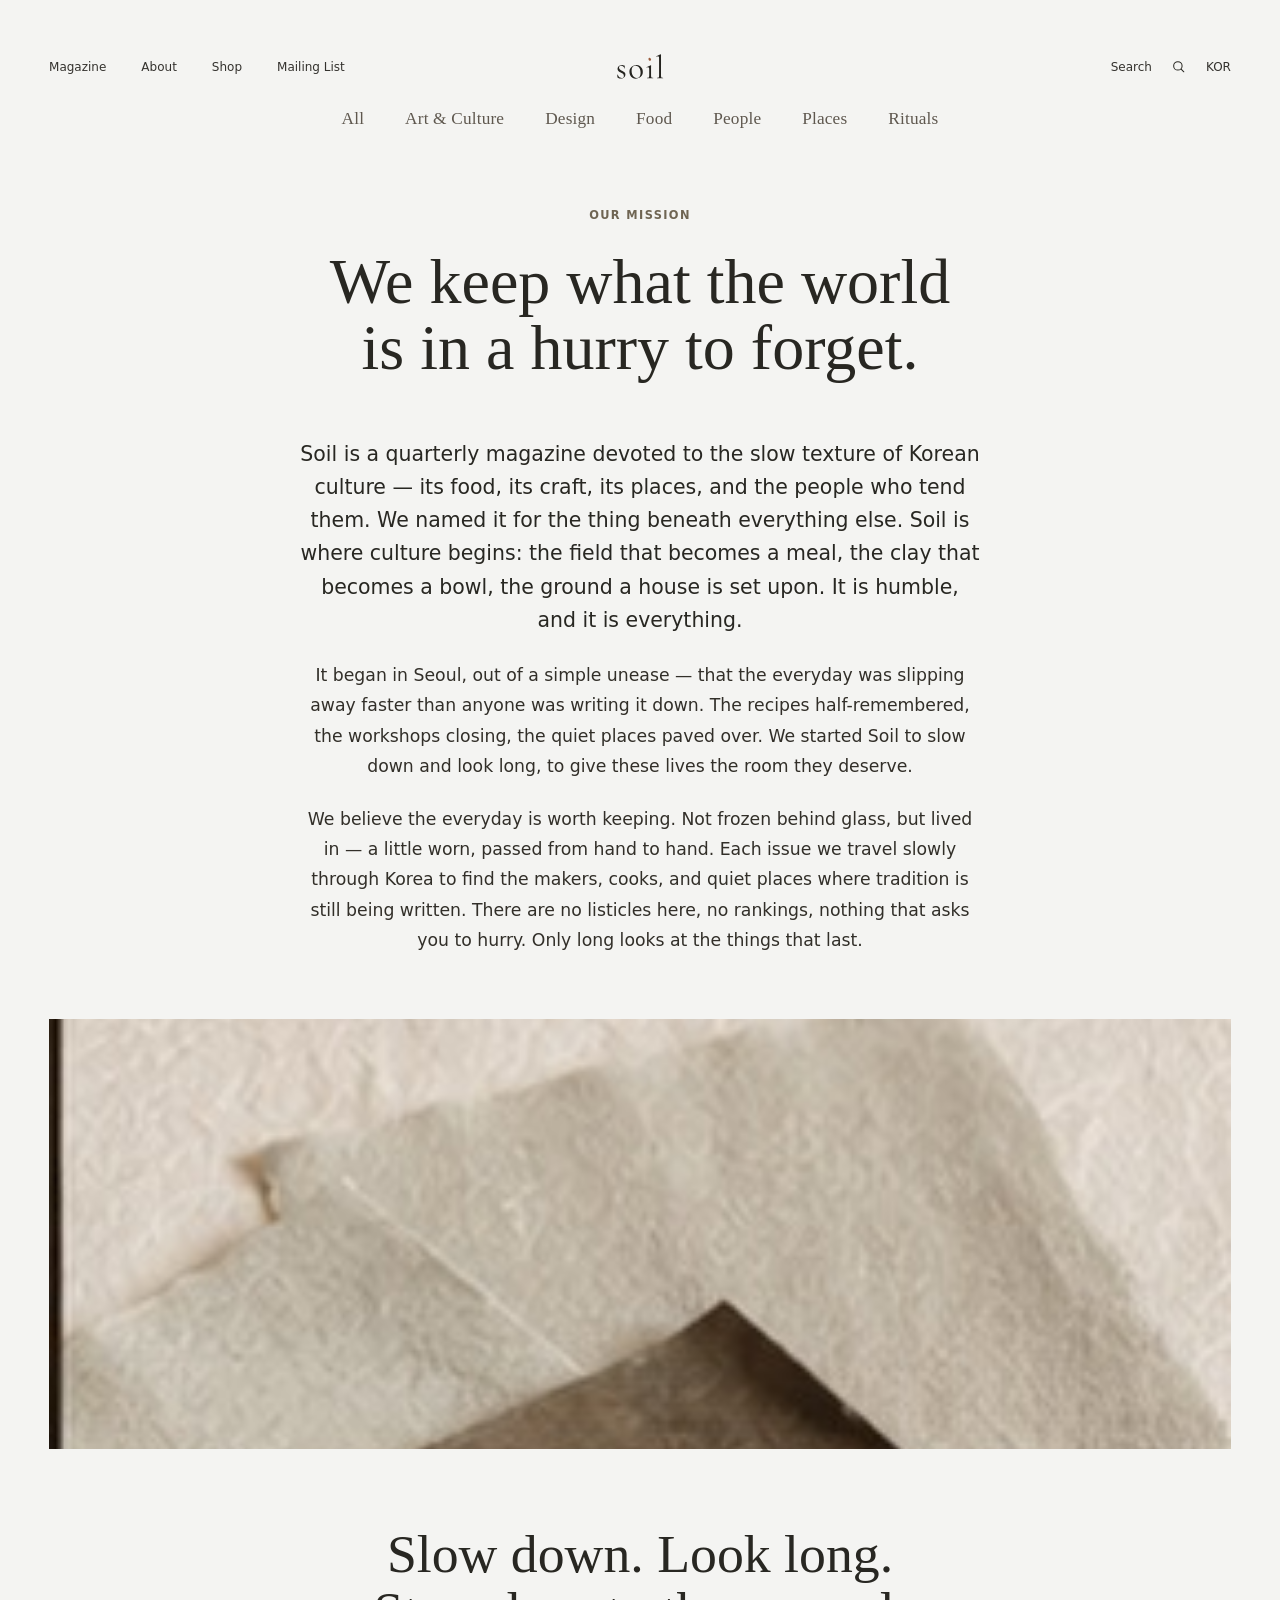
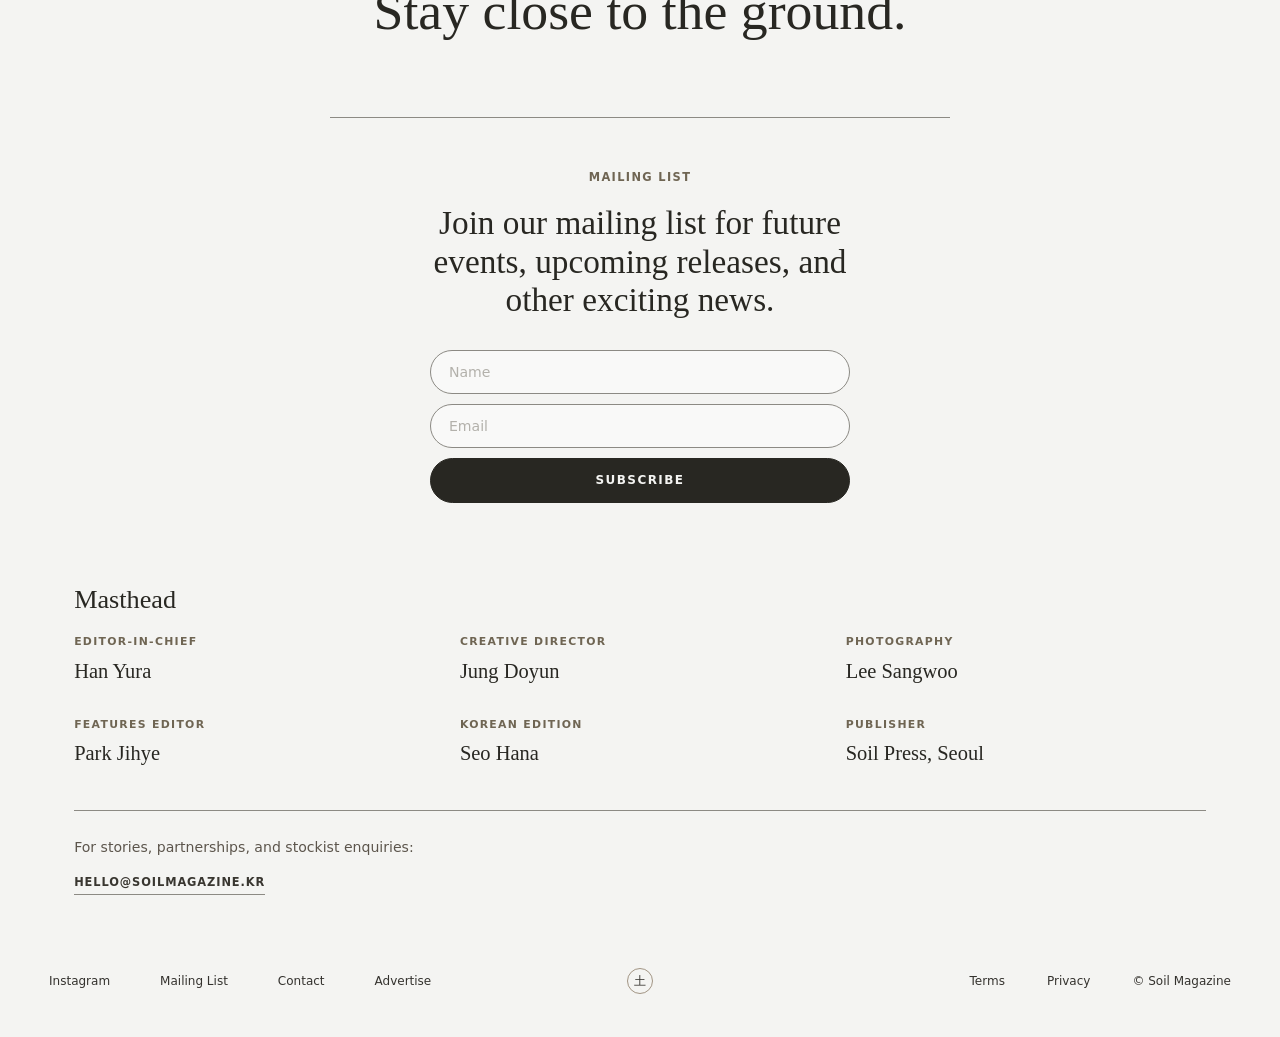
<file: about.html>
<!doctype html>
<html lang="en">
  <head>
    <meta charset="utf-8">
    <meta name="viewport" content="width=device-width, initial-scale=1">
    <title>About — Soil Magazine</title>
    <meta name="description" content="Soil is a quarterly magazine about the slow texture of Korean culture — its food, craft, places, and the people who tend them.">
    <link rel="stylesheet" href="styles.css">
    <link rel="icon" href="logo/favicon.svg" type="image/svg+xml">
  </head>
  <body>
    <header class="site-header" aria-label="Site header">
      <div class="topbar">
        <nav class="primary-links" aria-label="Primary navigation">
          <a href="index.html">Magazine</a>
          <a class="is-active" href="about.html">About</a>
          <a href="#">Shop</a>
          <a href="about.html#mailing-list">Mailing List</a>
        </nav>

        <a class="brand" href="index.html" aria-label="Soil home">
          <span class="brand-mark">
            <svg class="brand-svg" xmlns="http://www.w3.org/2000/svg" aria-hidden="true" focusable="false" viewBox="8 -765 1469 818">
              <path fill="currentColor" d="M100 -325Q100 -299 113.5 -281.0Q127 -263 147.5 -250.5Q168 -238 191 -226Q217 -213 240.0 -198.5Q263 -184 278.0 -163.5Q293 -143 293 -110Q293 -78 277.0 -50.5Q261 -23 229.5 -6.0Q198 11 152 11Q127 11 104.0 4.5Q81 -2 56 -19Q54 -21 52.0 -24.0Q50 -27 50 -31L48 -109Q48 -112 53.5 -112.5Q59 -113 60 -110Q72 -76 90.0 -53.5Q108 -31 131.0 -19.5Q154 -8 180 -8Q212 -8 229.5 -24.0Q247 -40 246 -71Q245 -100 231.0 -118.0Q217 -136 196.5 -148.5Q176 -161 154 -172Q129 -184 106.5 -197.5Q84 -211 69.5 -232.0Q55 -253 55 -287Q55 -326 75.0 -350.5Q95 -375 126.0 -386.5Q157 -398 191 -398Q210 -398 228.0 -395.0Q246 -392 264 -383Q273 -380 273 -372Q273 -356 272.0 -338.5Q271 -321 271 -299Q271 -297 265.0 -297.0Q259 -297 259 -299Q259 -322 243.0 -340.0Q227 -358 203.0 -368.5Q179 -379 155 -379Q131 -379 115.5 -366.0Q100 -353 100 -325ZM609 13Q550 13 506.0 -16.0Q462 -45 438.0 -93.5Q414 -142 414 -198Q414 -250 433.0 -288.0Q452 -326 484.0 -350.5Q516 -375 553.5 -387.0Q591 -399 627 -399Q688 -399 731.5 -369.0Q775 -339 798.0 -292.0Q821 -245 821 -193Q821 -129 792.0 -83.0Q763 -37 715.0 -12.0Q667 13 609 13ZM638 -6Q691 -6 722.0 -43.5Q753 -81 753 -165Q753 -228 732.5 -276.5Q712 -325 676.0 -352.5Q640 -380 594 -380Q541 -380 511.0 -341.0Q481 -302 481 -229Q481 -168 501.0 -117.0Q521 -66 556.5 -36.0Q592 -6 638 -6ZM950 0Q948 0 948.0 -6.0Q948 -12 950 -12Q989 -12 1001.5 -25.5Q1014 -39 1014 -81V-268Q1014 -303 1007.0 -319.5Q1000 -336 981 -336Q973 -336 962.0 -332.5Q951 -329 936 -322Q932 -321 929.5 -326.5Q927 -332 930 -334L1060 -394Q1063 -395 1064 -395Q1066 -395 1069.0 -392.5Q1072 -390 1072 -387Q1072 -379 1071.0 -348.0Q1070 -317 1070 -269V-81Q1070 -39 1081.5 -25.5Q1093 -12 1133 -12Q1136 -12 1136.0 -6.0Q1136 0 1133 0Q1115 0 1091.5 -1.0Q1068 -2 1042 -2Q1016 -2 992.5 -1.0Q969 0 950 0ZM1250 0Q1247 0 1247.0 -6.0Q1247 -12 1250 -12Q1289 -12 1301.0 -25.5Q1313 -39 1313 -81V-598Q1313 -633 1306.0 -649.5Q1299 -666 1281 -666Q1266 -666 1235 -652Q1232 -650 1229.0 -656.0Q1226 -662 1230 -663L1358 -724Q1360 -725 1363 -725Q1365 -725 1368.5 -722.5Q1372 -720 1372 -717V-81Q1372 -39 1383.0 -25.5Q1394 -12 1434 -12Q1437 -12 1437.0 -6.0Q1437 0 1434 0Q1417 0 1393.0 -1.0Q1369 -2 1342 -2Q1316 -2 1291.5 -1.0Q1267 0 1250 0Z"/>
              <path class="seed" style="fill:var(--soil-seed,#9A5B3C)" d="M0 -14 C 9 -13 12 2 6 11 C 2 16 -8 15 -11 6 C -14 -4 -8 -14 0 -14 Z" transform="translate(1033.0 -573.0) rotate(-28) scale(3.492) translate(0.8 -0.6)"/>
            </svg>
          </span>
        </a>

        <nav class="utility-links" aria-label="Utility navigation">
          <a href="#">Search</a>
          <button class="icon-button" type="button" aria-label="Search">
            <svg aria-hidden="true" viewBox="0 0 24 24">
              <circle cx="11" cy="11" r="6.75"></circle>
              <path d="m16.2 16.2 4.3 4.3"></path>
            </svg>
          </button>
          <a href="#">KOR</a>
        </nav>
      </div>

      <nav class="category-nav" aria-label="Magazine categories">
        <a href="index.html">All</a>
        <a href="category.html">Art &amp; Culture</a>
        <a href="category.html">Design</a>
        <a href="category.html">Food</a>
        <a href="category.html">People</a>
        <a href="category.html">Places</a>
        <a href="category.html">Rituals</a>
      </nav>
    </header>

    <main class="mission">
      <header class="mission-hero shell">
        <p class="eyebrow">Our Mission</p>
        <h1 class="mission-statement">We keep what the world<br>is in a hurry to forget.</h1>
      </header>

      <div class="mission-copy shell">
        <p class="mission-lede">
          Soil is a quarterly magazine devoted to the slow texture of Korean
          culture — its food, its craft, its places, and the people who tend
          them. We named it for the thing beneath everything else. Soil is
          where culture begins: the field that becomes a meal, the clay that
          becomes a bowl, the ground a house is set upon. It is humble, and it
          is everything.
        </p>
        <p>
          It began in Seoul, out of a simple unease — that the everyday was
          slipping away faster than anyone was writing it down. The recipes
          half-remembered, the workshops closing, the quiet places paved over.
          We started Soil to slow down and look long, to give these lives the
          room they deserve.
        </p>
        <p>
          We believe the everyday is worth keeping. Not frozen behind glass,
          but lived in — a little worn, passed from hand to hand. Each issue we
          travel slowly through Korea to find the makers, cooks, and quiet
          places where tradition is still being written. There are no
          listicles here, no rankings, nothing that asks you to hurry. Only
          long looks at the things that last.
        </p>
      </div>

      <figure class="mission-image shell">
        <img src="ritual-paper.jpg" alt="Layered sheets of handmade mulberry-bark paper" width="1036" height="430">
      </figure>

      <section class="mission-closing shell" aria-label="Our invitation">
        <p class="closing-statement">Slow down. Look long.<br>Stay close to the ground.</p>
      </section>

      <section class="signup shell" id="mailing-list" aria-labelledby="signup-title">
        <p class="eyebrow">Mailing List</p>
        <h2 id="signup-title" class="signup-title">Join our mailing list for future events, upcoming releases, and other exciting news.</h2>
        <form class="signup-form mailing-form" action="#" method="post" novalidate>
          <label class="visually-hidden" for="ml-name">Name</label>
          <input id="ml-name" name="name" type="text" placeholder="Name" autocomplete="name" required>
          <label class="visually-hidden" for="ml-email">Email</label>
          <input id="ml-email" name="email" type="email" placeholder="Email" autocomplete="email" required>
          <button type="submit">Subscribe</button>
        </form>
      </section>

      <section class="masthead-section shell inset" aria-labelledby="masthead-title">
        <div class="section-heading">
          <h2 id="masthead-title">Masthead</h2>
        </div>
        <div class="masthead">
          <div class="masthead-item">
            <p class="role">Editor-in-Chief</p>
            <p class="name">Han Yura</p>
          </div>
          <div class="masthead-item">
            <p class="role">Creative Director</p>
            <p class="name">Jung Doyun</p>
          </div>
          <div class="masthead-item">
            <p class="role">Photography</p>
            <p class="name">Lee Sangwoo</p>
          </div>
          <div class="masthead-item">
            <p class="role">Features Editor</p>
            <p class="name">Park Jihye</p>
          </div>
          <div class="masthead-item">
            <p class="role">Korean Edition</p>
            <p class="name">Seo Hana</p>
          </div>
          <div class="masthead-item">
            <p class="role">Publisher</p>
            <p class="name">Soil Press, Seoul</p>
          </div>
        </div>

        <div class="about-contact">
          <p>For stories, partnerships, and stockist enquiries:</p>
          <a class="text-link" href="mailto:hello@soilmagazine.kr">hello@soilmagazine.kr</a>
        </div>
      </section>
    </main>

    <footer class="site-footer shell" aria-label="Site footer">
      <nav aria-label="Social and contact links">
        <a href="#">Instagram</a>
        <a href="about.html#mailing-list">Mailing List</a>
        <a href="#">Contact</a>
        <a href="#">Advertise</a>
      </nav>
      <a class="seal" href="index.html" aria-label="Soil Magazine home">土</a>
      <nav aria-label="Legal links">
        <a href="#">Terms</a>
        <a href="#">Privacy</a>
        <span>&copy; Soil Magazine</span>
      </nav>
    </footer>
  </body>
</html>
</file>
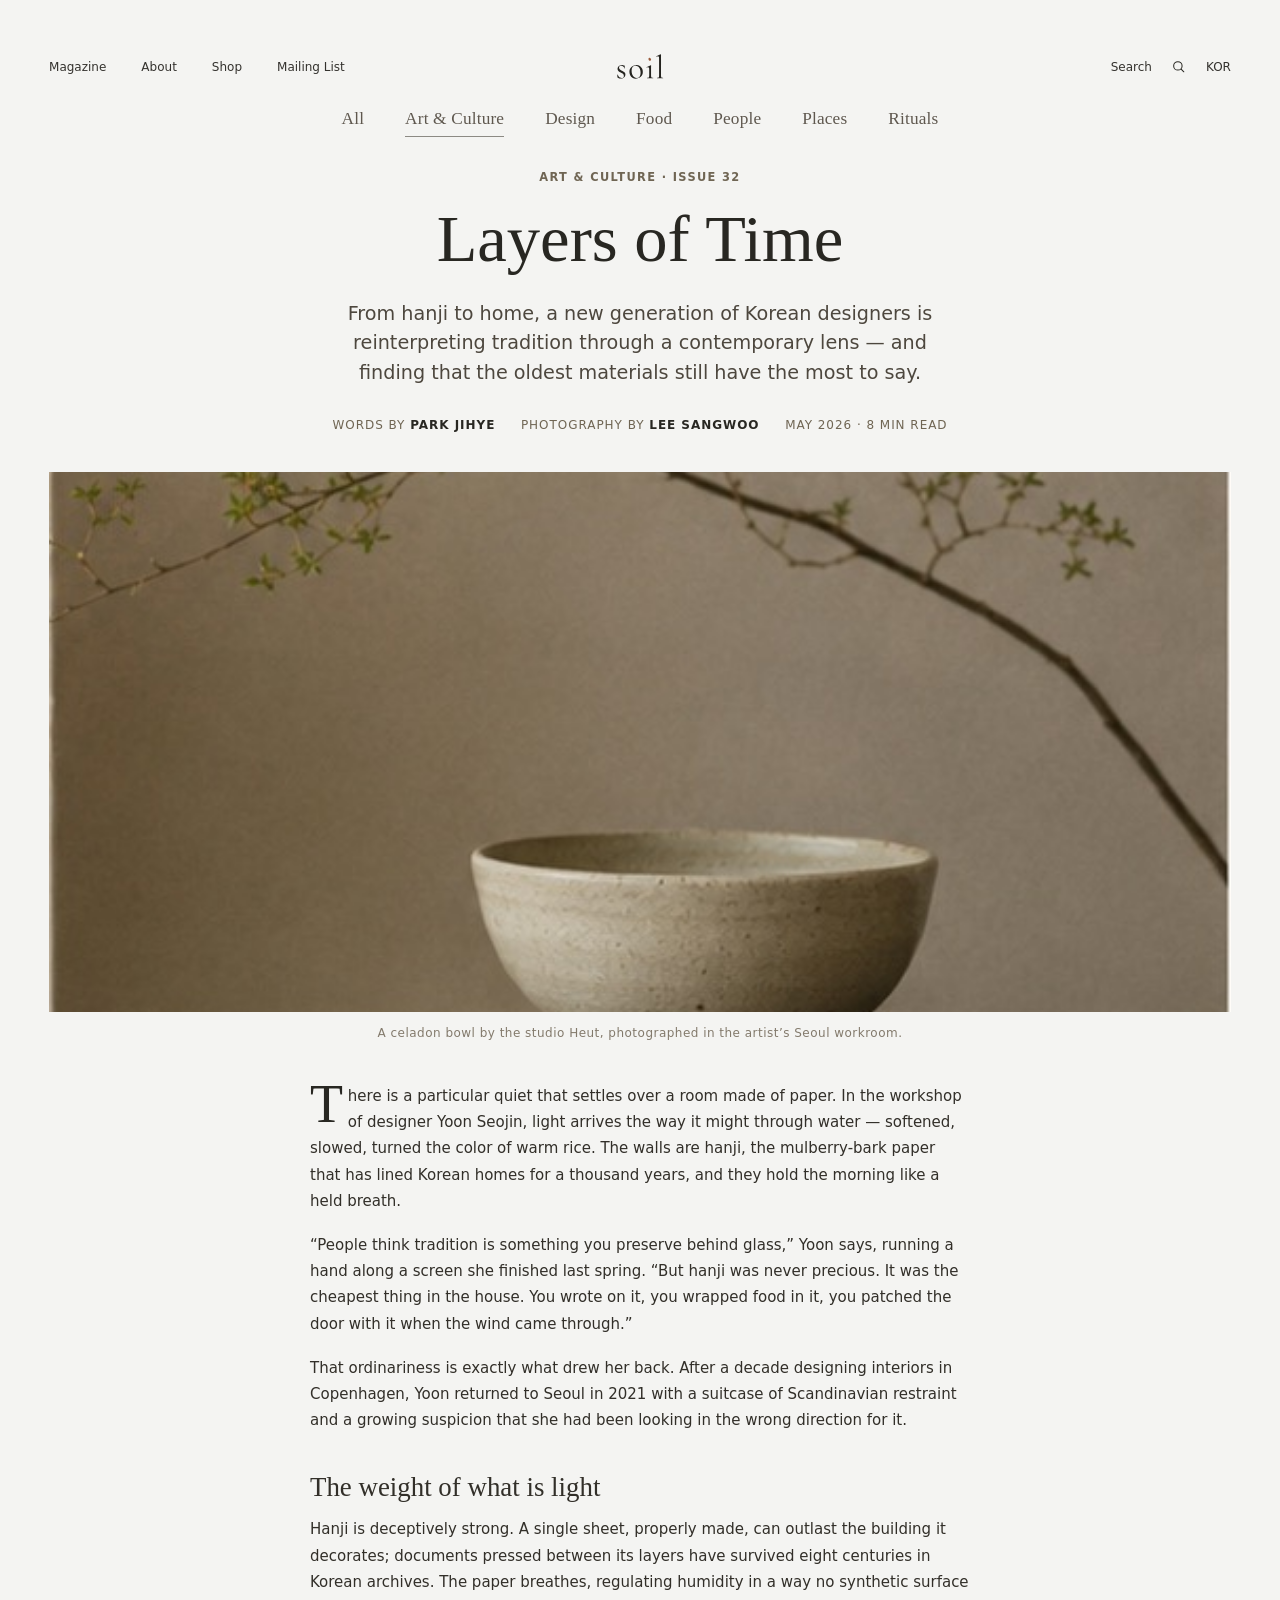
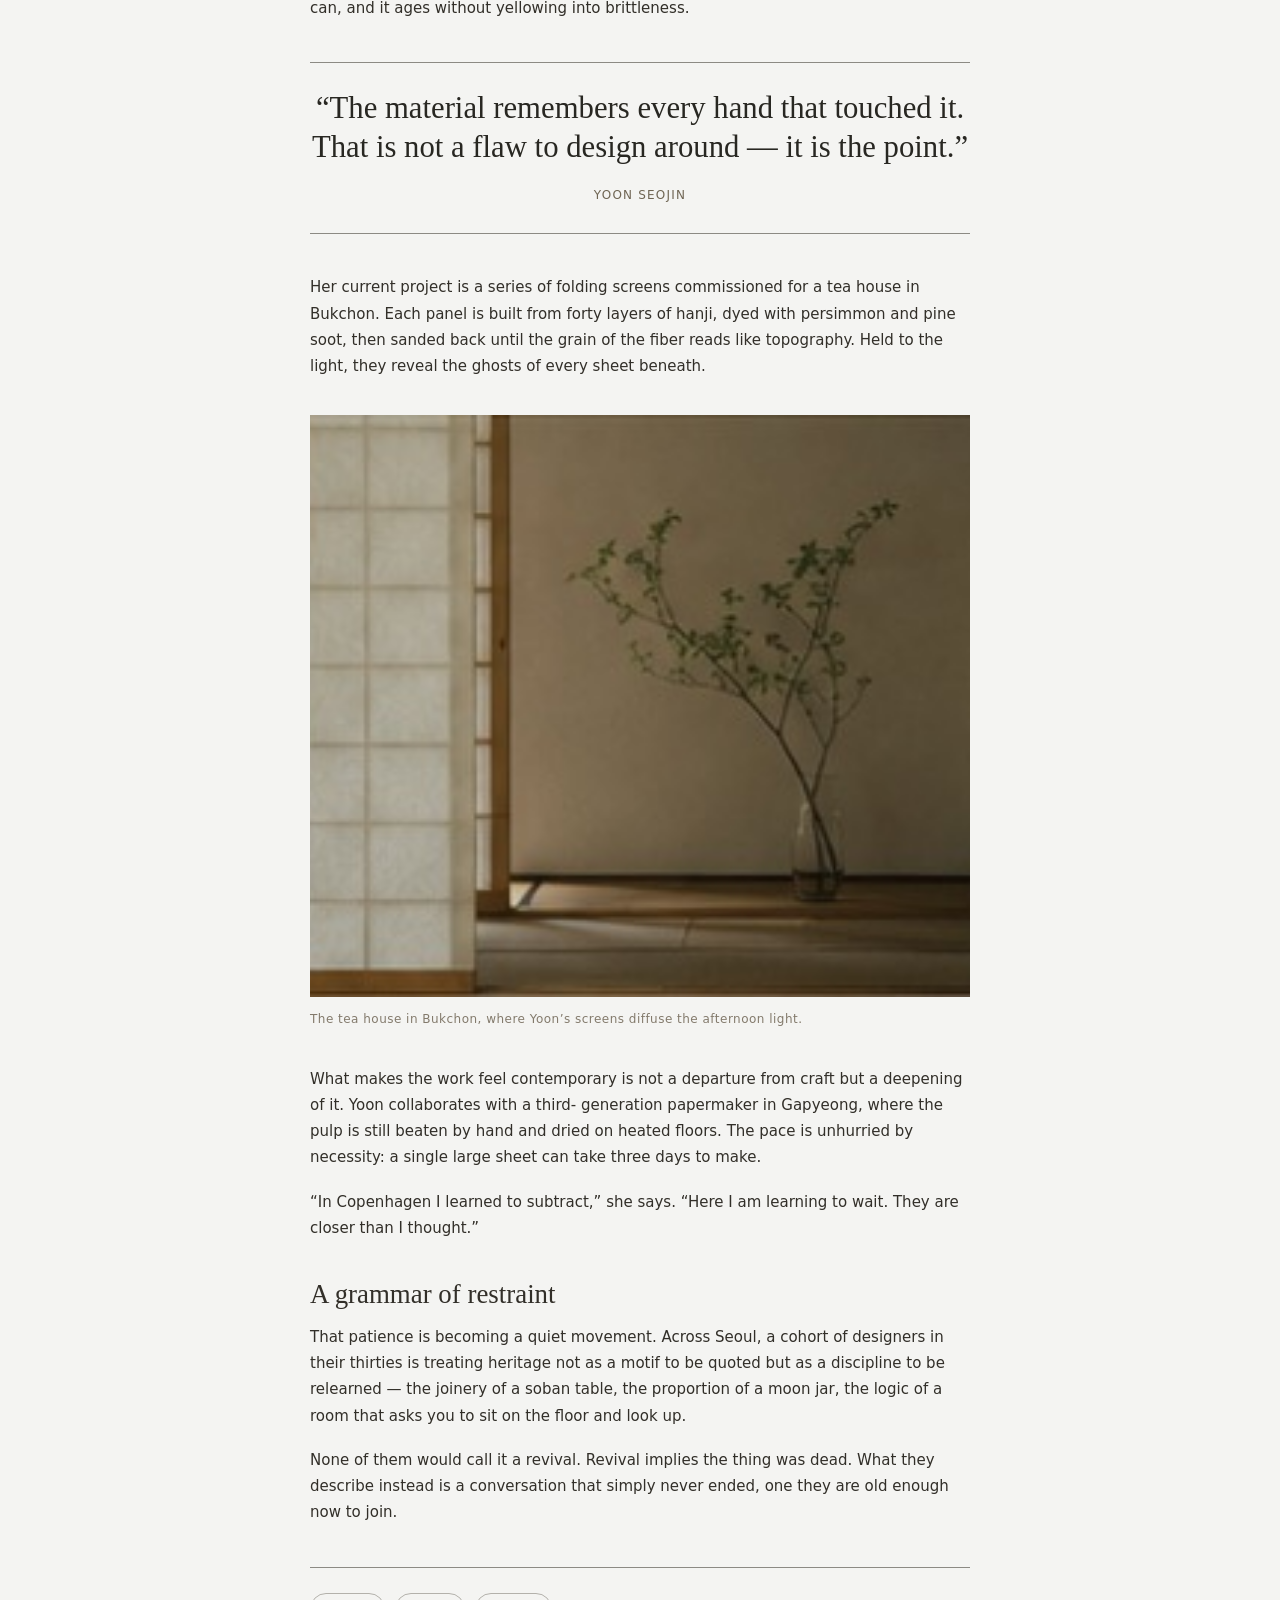
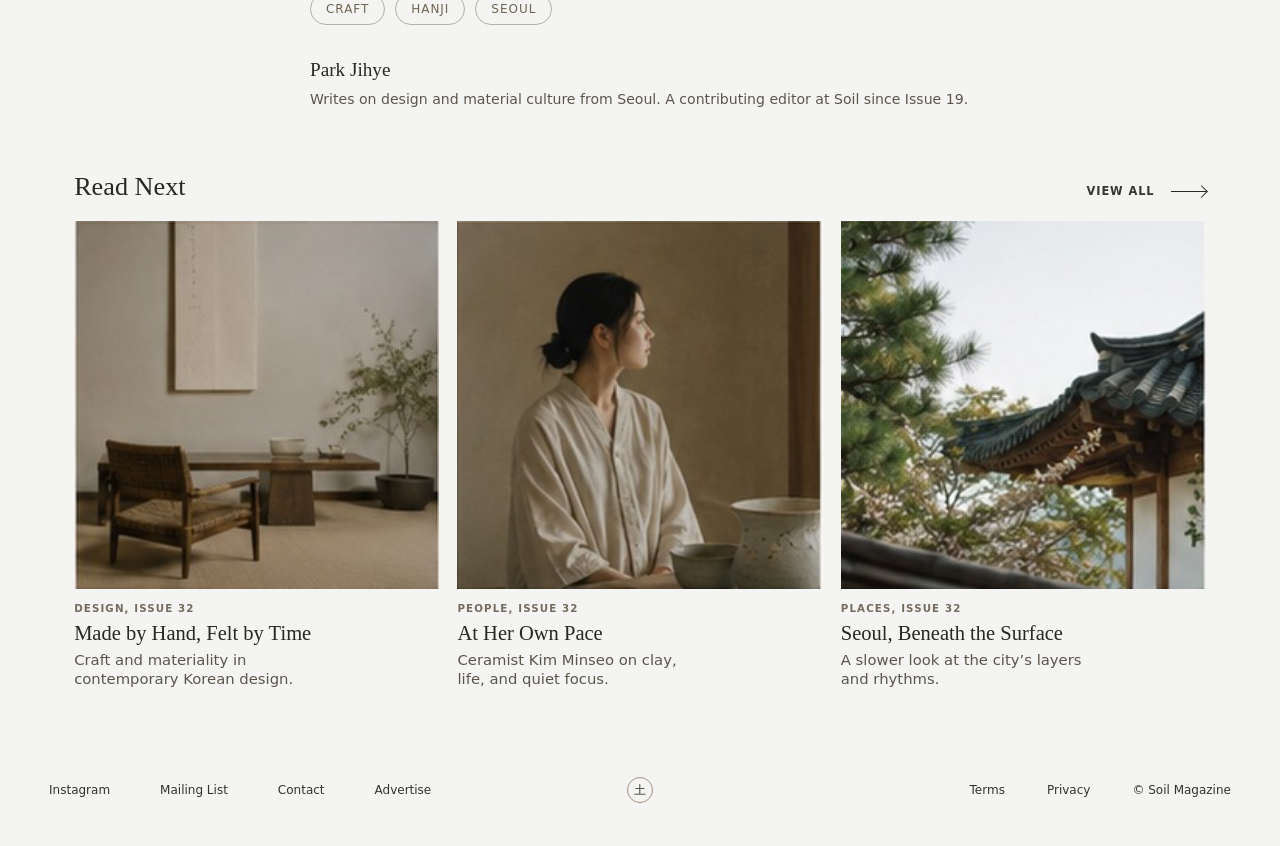
<file: article.html>
<!doctype html>
<html lang="en">
  <head>
    <meta charset="utf-8">
    <meta name="viewport" content="width=device-width, initial-scale=1">
    <title>Layers of Time — Soil Magazine</title>
    <meta name="description" content="From hanji to home, a new generation of Korean designers is reinterpreting tradition through a contemporary lens.">
    <link rel="stylesheet" href="styles.css">
    <link rel="icon" href="logo/favicon.svg" type="image/svg+xml">
  </head>
  <body>
    <header class="site-header" aria-label="Site header">
      <div class="topbar">
        <nav class="primary-links" aria-label="Primary navigation">
          <a href="index.html">Magazine</a>
          <a href="about.html">About</a>
          <a href="#">Shop</a>
          <a href="about.html#mailing-list">Mailing List</a>
        </nav>

        <a class="brand" href="index.html" aria-label="Soil home">
          <span class="brand-mark">
            <svg class="brand-svg" xmlns="http://www.w3.org/2000/svg" aria-hidden="true" focusable="false" viewBox="8 -765 1469 818">
              <path fill="currentColor" d="M100 -325Q100 -299 113.5 -281.0Q127 -263 147.5 -250.5Q168 -238 191 -226Q217 -213 240.0 -198.5Q263 -184 278.0 -163.5Q293 -143 293 -110Q293 -78 277.0 -50.5Q261 -23 229.5 -6.0Q198 11 152 11Q127 11 104.0 4.5Q81 -2 56 -19Q54 -21 52.0 -24.0Q50 -27 50 -31L48 -109Q48 -112 53.5 -112.5Q59 -113 60 -110Q72 -76 90.0 -53.5Q108 -31 131.0 -19.5Q154 -8 180 -8Q212 -8 229.5 -24.0Q247 -40 246 -71Q245 -100 231.0 -118.0Q217 -136 196.5 -148.5Q176 -161 154 -172Q129 -184 106.5 -197.5Q84 -211 69.5 -232.0Q55 -253 55 -287Q55 -326 75.0 -350.5Q95 -375 126.0 -386.5Q157 -398 191 -398Q210 -398 228.0 -395.0Q246 -392 264 -383Q273 -380 273 -372Q273 -356 272.0 -338.5Q271 -321 271 -299Q271 -297 265.0 -297.0Q259 -297 259 -299Q259 -322 243.0 -340.0Q227 -358 203.0 -368.5Q179 -379 155 -379Q131 -379 115.5 -366.0Q100 -353 100 -325ZM609 13Q550 13 506.0 -16.0Q462 -45 438.0 -93.5Q414 -142 414 -198Q414 -250 433.0 -288.0Q452 -326 484.0 -350.5Q516 -375 553.5 -387.0Q591 -399 627 -399Q688 -399 731.5 -369.0Q775 -339 798.0 -292.0Q821 -245 821 -193Q821 -129 792.0 -83.0Q763 -37 715.0 -12.0Q667 13 609 13ZM638 -6Q691 -6 722.0 -43.5Q753 -81 753 -165Q753 -228 732.5 -276.5Q712 -325 676.0 -352.5Q640 -380 594 -380Q541 -380 511.0 -341.0Q481 -302 481 -229Q481 -168 501.0 -117.0Q521 -66 556.5 -36.0Q592 -6 638 -6ZM950 0Q948 0 948.0 -6.0Q948 -12 950 -12Q989 -12 1001.5 -25.5Q1014 -39 1014 -81V-268Q1014 -303 1007.0 -319.5Q1000 -336 981 -336Q973 -336 962.0 -332.5Q951 -329 936 -322Q932 -321 929.5 -326.5Q927 -332 930 -334L1060 -394Q1063 -395 1064 -395Q1066 -395 1069.0 -392.5Q1072 -390 1072 -387Q1072 -379 1071.0 -348.0Q1070 -317 1070 -269V-81Q1070 -39 1081.5 -25.5Q1093 -12 1133 -12Q1136 -12 1136.0 -6.0Q1136 0 1133 0Q1115 0 1091.5 -1.0Q1068 -2 1042 -2Q1016 -2 992.5 -1.0Q969 0 950 0ZM1250 0Q1247 0 1247.0 -6.0Q1247 -12 1250 -12Q1289 -12 1301.0 -25.5Q1313 -39 1313 -81V-598Q1313 -633 1306.0 -649.5Q1299 -666 1281 -666Q1266 -666 1235 -652Q1232 -650 1229.0 -656.0Q1226 -662 1230 -663L1358 -724Q1360 -725 1363 -725Q1365 -725 1368.5 -722.5Q1372 -720 1372 -717V-81Q1372 -39 1383.0 -25.5Q1394 -12 1434 -12Q1437 -12 1437.0 -6.0Q1437 0 1434 0Q1417 0 1393.0 -1.0Q1369 -2 1342 -2Q1316 -2 1291.5 -1.0Q1267 0 1250 0Z"/>
              <path class="seed" style="fill:var(--soil-seed,#9A5B3C)" d="M0 -14 C 9 -13 12 2 6 11 C 2 16 -8 15 -11 6 C -14 -4 -8 -14 0 -14 Z" transform="translate(1033.0 -573.0) rotate(-28) scale(3.492) translate(0.8 -0.6)"/>
            </svg>
          </span>
        </a>

        <nav class="utility-links" aria-label="Utility navigation">
          <a href="#">Search</a>
          <button class="icon-button" type="button" aria-label="Search">
            <svg aria-hidden="true" viewBox="0 0 24 24">
              <circle cx="11" cy="11" r="6.75"></circle>
              <path d="m16.2 16.2 4.3 4.3"></path>
            </svg>
          </button>
          <a href="#">KOR</a>
        </nav>
      </div>

      <nav class="category-nav" aria-label="Magazine categories">
        <a href="index.html">All</a>
        <a class="is-active" href="category.html">Art &amp; Culture</a>
        <a href="category.html">Design</a>
        <a href="category.html">Food</a>
        <a href="category.html">People</a>
        <a href="category.html">Places</a>
        <a href="category.html">Rituals</a>
      </nav>
    </header>

    <main class="article">
      <article>
        <header class="article-hero shell">
          <p class="eyebrow">Art &amp; Culture &middot; Issue 32</p>
          <h1 class="article-title">Layers of Time</h1>
          <p class="standfirst">
            From hanji to home, a new generation of Korean designers is
            reinterpreting tradition through a contemporary lens — and finding
            that the oldest materials still have the most to say.
          </p>
          <div class="byline">
            <span>Words by <b>Park Jihye</b></span>
            <span>Photography by <b>Lee Sangwoo</b></span>
            <span>May 2026 &middot; 8 min read</span>
          </div>
        </header>

        <figure class="article-lead shell">
          <img src="hero-bowl.jpg" alt="A ceramic bowl on a wooden table below a flowering branch" width="1036" height="540">
          <figcaption>A celadon bowl by the studio Heut, photographed in the artist&rsquo;s Seoul workroom.</figcaption>
        </figure>

        <div class="article-body shell">
          <p class="lede">
            There is a particular quiet that settles over a room made of paper.
            In the workshop of designer Yoon Seojin, light arrives the way it
            might through water — softened, slowed, turned the color of warm
            rice. The walls are hanji, the mulberry-bark paper that has lined
            Korean homes for a thousand years, and they hold the morning like a
            held breath.
          </p>
          <p>
            &ldquo;People think tradition is something you preserve behind
            glass,&rdquo; Yoon says, running a hand along a screen she finished
            last spring. &ldquo;But hanji was never precious. It was the cheapest
            thing in the house. You wrote on it, you wrapped food in it, you
            patched the door with it when the wind came through.&rdquo;
          </p>
          <p>
            That ordinariness is exactly what drew her back. After a decade
            designing interiors in Copenhagen, Yoon returned to Seoul in 2021
            with a suitcase of Scandinavian restraint and a growing suspicion
            that she had been looking in the wrong direction for it.
          </p>

          <h2>The weight of what is light</h2>
          <p>
            Hanji is deceptively strong. A single sheet, properly made, can
            outlast the building it decorates; documents pressed between its
            layers have survived eight centuries in Korean archives. The paper
            breathes, regulating humidity in a way no synthetic surface can, and
            it ages without yellowing into brittleness.
          </p>

          <blockquote class="pullquote">
            <p>&ldquo;The material remembers every hand that touched it. That is not a flaw to design around — it is the point.&rdquo;</p>
            <cite>Yoon Seojin</cite>
          </blockquote>

          <p>
            Her current project is a series of folding screens commissioned for
            a tea house in Bukchon. Each panel is built from forty layers of
            hanji, dyed with persimmon and pine soot, then sanded back until the
            grain of the fiber reads like topography. Held to the light, they
            reveal the ghosts of every sheet beneath.
          </p>

          <figure class="article-figure">
            <img src="ritual-room.jpg" alt="A quiet room with a single branch arranged in a tall vase" width="1036" height="582">
            <figcaption>The tea house in Bukchon, where Yoon&rsquo;s screens diffuse the afternoon light.</figcaption>
          </figure>

          <p>
            What makes the work feel contemporary is not a departure from
            craft but a deepening of it. Yoon collaborates with a third-
            generation papermaker in Gapyeong, where the pulp is still beaten by
            hand and dried on heated floors. The pace is unhurried by necessity:
            a single large sheet can take three days to make.
          </p>
          <p>
            &ldquo;In Copenhagen I learned to subtract,&rdquo; she says.
            &ldquo;Here I am learning to wait. They are closer than I
            thought.&rdquo;
          </p>

          <h2>A grammar of restraint</h2>
          <p>
            That patience is becoming a quiet movement. Across Seoul, a cohort
            of designers in their thirties is treating heritage not as a motif
            to be quoted but as a discipline to be relearned — the joinery of a
            soban table, the proportion of a moon jar, the logic of a room that
            asks you to sit on the floor and look up.
          </p>
          <p>
            None of them would call it a revival. Revival implies the thing was
            dead. What they describe instead is a conversation that simply
            never ended, one they are old enough now to join.
          </p>
        </div>

        <footer class="article-foot shell">
          <ul class="tags" aria-label="Tags">
            <li><a href="category.html">Craft</a></li>
            <li><a href="category.html">Hanji</a></li>
            <li><a href="category.html">Seoul</a></li>
          </ul>
          <div class="author-bio">
            <p class="author-name">Park Jihye</p>
            <p>Writes on design and material culture from Seoul. A contributing editor at Soil since Issue 19.</p>
          </div>
        </footer>
      </article>

      <section class="read-next shell inset" aria-labelledby="read-next-title">
        <div class="section-heading">
          <h2 id="read-next-title">Read Next</h2>
          <a class="view-all" href="category.html">View All <span aria-hidden="true"></span></a>
        </div>

        <div class="story-grid">
          <article class="story-card">
            <a class="story-thumb" href="article.html" aria-label="Made by Hand, Felt by Time">
              <img src="editors-design.jpg" alt="A calm room with a woven chair and ceramics">
            </a>
            <p class="story-meta">Design, Issue 32</p>
            <h3><a href="article.html">Made by Hand, Felt by Time</a></h3>
            <p>Craft and materiality in contemporary Korean design.</p>          </article>

          <article class="story-card">
            <a class="story-thumb" href="article.html" aria-label="At Her Own Pace">
              <img src="editors-people.jpg" alt="Ceramicist seated beside clay vessels">
            </a>
            <p class="story-meta">People, Issue 32</p>
            <h3><a href="article.html">At Her Own Pace</a></h3>
            <p>Ceramist Kim Minseo on clay, life, and quiet focus.</p>          </article>

          <article class="story-card">
            <a class="story-thumb" href="article.html" aria-label="Seoul, Beneath the Surface">
              <img src="editors-places.jpg" alt="Traditional roofline framed by trees">
            </a>
            <p class="story-meta">Places, Issue 32</p>
            <h3><a href="article.html">Seoul, Beneath the Surface</a></h3>
            <p>A slower look at the city&rsquo;s layers and rhythms.</p>          </article>
        </div>
      </section>
    </main>

    <footer class="site-footer shell" aria-label="Site footer">
      <nav aria-label="Social and contact links">
        <a href="#">Instagram</a>
        <a href="about.html#mailing-list">Mailing List</a>
        <a href="#">Contact</a>
        <a href="#">Advertise</a>
      </nav>
      <a class="seal" href="index.html" aria-label="Soil Magazine home">土</a>
      <nav aria-label="Legal links">
        <a href="#">Terms</a>
        <a href="#">Privacy</a>
        <span>&copy; Soil Magazine</span>
      </nav>
    </footer>
  </body>
</html>
</file>
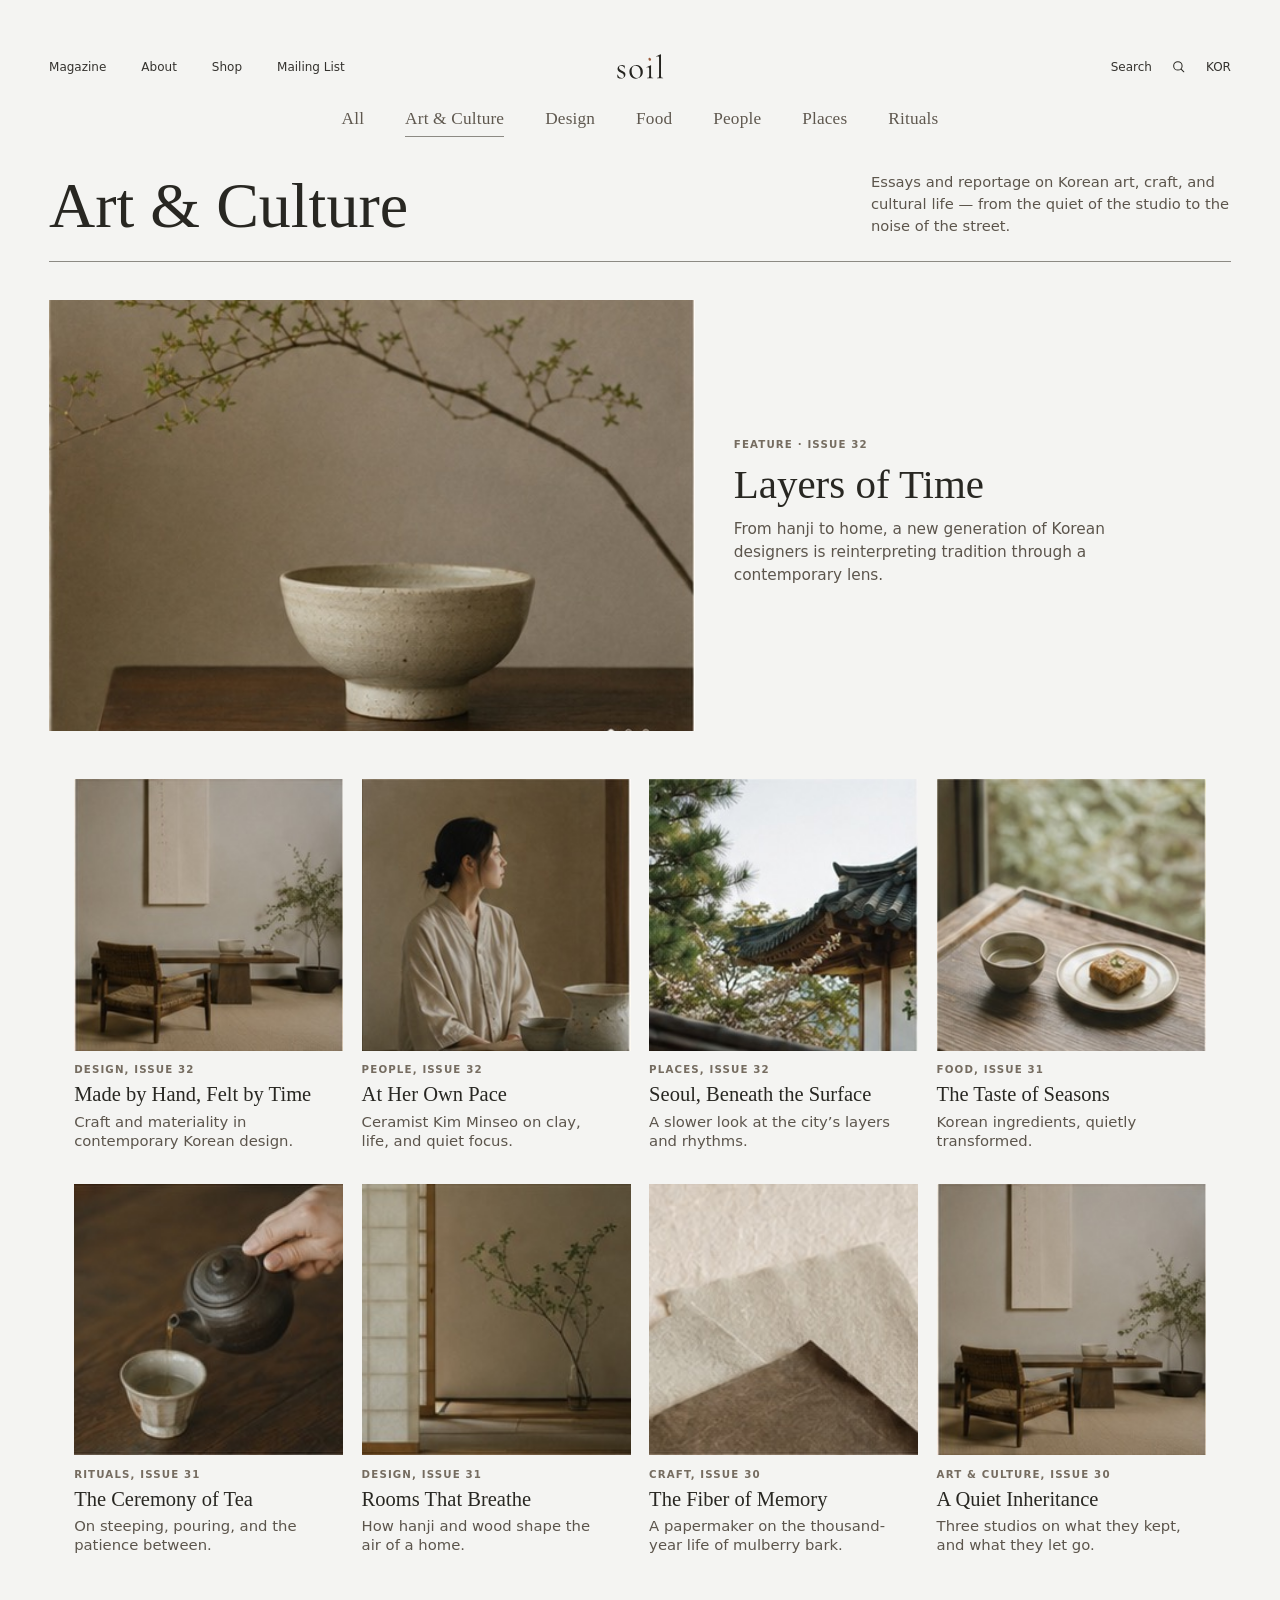
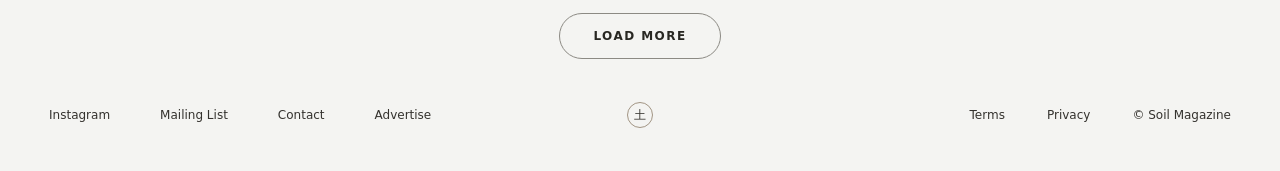
<file: category.html>
<!doctype html>
<html lang="en">
  <head>
    <meta charset="utf-8">
    <meta name="viewport" content="width=device-width, initial-scale=1">
    <title>Art &amp; Culture — Soil Magazine</title>
    <meta name="description" content="Essays and reportage on Korean art, craft, and cultural life — from the studio to the street.">
    <link rel="stylesheet" href="styles.css">
    <link rel="icon" href="logo/favicon.svg" type="image/svg+xml">
  </head>
  <body>
    <header class="site-header" aria-label="Site header">
      <div class="topbar">
        <nav class="primary-links" aria-label="Primary navigation">
          <a href="index.html">Magazine</a>
          <a href="about.html">About</a>
          <a href="#">Shop</a>
          <a href="about.html#mailing-list">Mailing List</a>
        </nav>

        <a class="brand" href="index.html" aria-label="Soil home">
          <span class="brand-mark">
            <svg class="brand-svg" xmlns="http://www.w3.org/2000/svg" aria-hidden="true" focusable="false" viewBox="8 -765 1469 818">
              <path fill="currentColor" d="M100 -325Q100 -299 113.5 -281.0Q127 -263 147.5 -250.5Q168 -238 191 -226Q217 -213 240.0 -198.5Q263 -184 278.0 -163.5Q293 -143 293 -110Q293 -78 277.0 -50.5Q261 -23 229.5 -6.0Q198 11 152 11Q127 11 104.0 4.5Q81 -2 56 -19Q54 -21 52.0 -24.0Q50 -27 50 -31L48 -109Q48 -112 53.5 -112.5Q59 -113 60 -110Q72 -76 90.0 -53.5Q108 -31 131.0 -19.5Q154 -8 180 -8Q212 -8 229.5 -24.0Q247 -40 246 -71Q245 -100 231.0 -118.0Q217 -136 196.5 -148.5Q176 -161 154 -172Q129 -184 106.5 -197.5Q84 -211 69.5 -232.0Q55 -253 55 -287Q55 -326 75.0 -350.5Q95 -375 126.0 -386.5Q157 -398 191 -398Q210 -398 228.0 -395.0Q246 -392 264 -383Q273 -380 273 -372Q273 -356 272.0 -338.5Q271 -321 271 -299Q271 -297 265.0 -297.0Q259 -297 259 -299Q259 -322 243.0 -340.0Q227 -358 203.0 -368.5Q179 -379 155 -379Q131 -379 115.5 -366.0Q100 -353 100 -325ZM609 13Q550 13 506.0 -16.0Q462 -45 438.0 -93.5Q414 -142 414 -198Q414 -250 433.0 -288.0Q452 -326 484.0 -350.5Q516 -375 553.5 -387.0Q591 -399 627 -399Q688 -399 731.5 -369.0Q775 -339 798.0 -292.0Q821 -245 821 -193Q821 -129 792.0 -83.0Q763 -37 715.0 -12.0Q667 13 609 13ZM638 -6Q691 -6 722.0 -43.5Q753 -81 753 -165Q753 -228 732.5 -276.5Q712 -325 676.0 -352.5Q640 -380 594 -380Q541 -380 511.0 -341.0Q481 -302 481 -229Q481 -168 501.0 -117.0Q521 -66 556.5 -36.0Q592 -6 638 -6ZM950 0Q948 0 948.0 -6.0Q948 -12 950 -12Q989 -12 1001.5 -25.5Q1014 -39 1014 -81V-268Q1014 -303 1007.0 -319.5Q1000 -336 981 -336Q973 -336 962.0 -332.5Q951 -329 936 -322Q932 -321 929.5 -326.5Q927 -332 930 -334L1060 -394Q1063 -395 1064 -395Q1066 -395 1069.0 -392.5Q1072 -390 1072 -387Q1072 -379 1071.0 -348.0Q1070 -317 1070 -269V-81Q1070 -39 1081.5 -25.5Q1093 -12 1133 -12Q1136 -12 1136.0 -6.0Q1136 0 1133 0Q1115 0 1091.5 -1.0Q1068 -2 1042 -2Q1016 -2 992.5 -1.0Q969 0 950 0ZM1250 0Q1247 0 1247.0 -6.0Q1247 -12 1250 -12Q1289 -12 1301.0 -25.5Q1313 -39 1313 -81V-598Q1313 -633 1306.0 -649.5Q1299 -666 1281 -666Q1266 -666 1235 -652Q1232 -650 1229.0 -656.0Q1226 -662 1230 -663L1358 -724Q1360 -725 1363 -725Q1365 -725 1368.5 -722.5Q1372 -720 1372 -717V-81Q1372 -39 1383.0 -25.5Q1394 -12 1434 -12Q1437 -12 1437.0 -6.0Q1437 0 1434 0Q1417 0 1393.0 -1.0Q1369 -2 1342 -2Q1316 -2 1291.5 -1.0Q1267 0 1250 0Z"/>
              <path class="seed" style="fill:var(--soil-seed,#9A5B3C)" d="M0 -14 C 9 -13 12 2 6 11 C 2 16 -8 15 -11 6 C -14 -4 -8 -14 0 -14 Z" transform="translate(1033.0 -573.0) rotate(-28) scale(3.492) translate(0.8 -0.6)"/>
            </svg>
          </span>
        </a>

        <nav class="utility-links" aria-label="Utility navigation">
          <a href="#">Search</a>
          <button class="icon-button" type="button" aria-label="Search">
            <svg aria-hidden="true" viewBox="0 0 24 24">
              <circle cx="11" cy="11" r="6.75"></circle>
              <path d="m16.2 16.2 4.3 4.3"></path>
            </svg>
          </button>
          <a href="#">KOR</a>
        </nav>
      </div>

      <nav class="category-nav" aria-label="Magazine categories">
        <a href="index.html">All</a>
        <a class="is-active" href="category.html">Art &amp; Culture</a>
        <a href="category.html">Design</a>
        <a href="category.html">Food</a>
        <a href="category.html">People</a>
        <a href="category.html">Places</a>
        <a href="category.html">Rituals</a>
      </nav>
    </header>

    <main>
      <header class="category-head shell">
        <h1>Art &amp; Culture</h1>
        <p class="category-intro">
          Essays and reportage on Korean art, craft, and cultural life —
          from the quiet of the studio to the noise of the street.
        </p>
      </header>

      <section class="feature-lead shell" aria-label="Featured story">
        <a class="feature-media story-thumb" href="article.html" aria-label="Layers of Time">
          <img src="hero-bowl.jpg" alt="A ceramic bowl on a wooden table below a flowering branch">
        </a>
        <div class="feature-copy">
          <p class="story-meta">Feature &middot; Issue 32</p>
          <h2><a href="article.html">Layers of Time</a></h2>
          <p>
            From hanji to home, a new generation of Korean designers is
            reinterpreting tradition through a contemporary lens.
          </p>
        </div>
      </section>

      <section class="category-list shell inset" aria-label="All Art &amp; Culture stories">
        <div class="story-grid">
          <article class="story-card">
            <a class="story-thumb" href="article.html" aria-label="Made by Hand, Felt by Time">
              <img src="editors-design.jpg" alt="A calm room with a woven chair and ceramics">
            </a>
            <p class="story-meta">Design, Issue 32</p>
            <h3><a href="article.html">Made by Hand, Felt by Time</a></h3>
            <p>Craft and materiality in contemporary Korean design.</p>          </article>

          <article class="story-card">
            <a class="story-thumb" href="article.html" aria-label="At Her Own Pace">
              <img src="editors-people.jpg" alt="Ceramicist seated beside clay vessels">
            </a>
            <p class="story-meta">People, Issue 32</p>
            <h3><a href="article.html">At Her Own Pace</a></h3>
            <p>Ceramist Kim Minseo on clay, life, and quiet focus.</p>          </article>

          <article class="story-card">
            <a class="story-thumb" href="article.html" aria-label="Seoul, Beneath the Surface">
              <img src="editors-places.jpg" alt="Traditional roofline framed by trees">
            </a>
            <p class="story-meta">Places, Issue 32</p>
            <h3><a href="article.html">Seoul, Beneath the Surface</a></h3>
            <p>A slower look at the city&rsquo;s layers and rhythms.</p>          </article>

          <article class="story-card">
            <a class="story-thumb" href="article.html" aria-label="The Taste of Seasons">
              <img src="editors-food.jpg" alt="Tea and a dessert on a wooden table">
            </a>
            <p class="story-meta">Food, Issue 31</p>
            <h3><a href="article.html">The Taste of Seasons</a></h3>
            <p>Korean ingredients, quietly transformed.</p>          </article>

          <article class="story-card">
            <a class="story-thumb" href="article.html" aria-label="The Ceremony of Tea">
              <img src="ritual-tea.jpg" alt="Tea being poured into a cup">
            </a>
            <p class="story-meta">Rituals, Issue 31</p>
            <h3><a href="article.html">The Ceremony of Tea</a></h3>
            <p>On steeping, pouring, and the patience between.</p>          </article>

          <article class="story-card">
            <a class="story-thumb" href="article.html" aria-label="Rooms That Breathe">
              <img src="ritual-room.jpg" alt="A quiet room with a branch in a vase">
            </a>
            <p class="story-meta">Design, Issue 31</p>
            <h3><a href="article.html">Rooms That Breathe</a></h3>
            <p>How hanji and wood shape the air of a home.</p>          </article>

          <article class="story-card">
            <a class="story-thumb" href="article.html" aria-label="The Fiber of Memory">
              <img src="ritual-paper.jpg" alt="Layered handmade paper">
            </a>
            <p class="story-meta">Craft, Issue 30</p>
            <h3><a href="article.html">The Fiber of Memory</a></h3>
            <p>A papermaker on the thousand-year life of mulberry bark.</p>          </article>

          <article class="story-card">
            <a class="story-thumb" href="article.html" aria-label="A Quiet Inheritance">
              <img src="editors-design.jpg" alt="A calm room with a woven chair and ceramics">
            </a>
            <p class="story-meta">Art &amp; Culture, Issue 30</p>
            <h3><a href="article.html">A Quiet Inheritance</a></h3>
            <p>Three studios on what they kept, and what they let go.</p>          </article>
        </div>

        <div class="load-more-wrap">
          <button class="load-more" type="button">Load More</button>
        </div>
      </section>
    </main>

    <footer class="site-footer shell" aria-label="Site footer">
      <nav aria-label="Social and contact links">
        <a href="#">Instagram</a>
        <a href="about.html#mailing-list">Mailing List</a>
        <a href="#">Contact</a>
        <a href="#">Advertise</a>
      </nav>
      <a class="seal" href="index.html" aria-label="Soil Magazine home">土</a>
      <nav aria-label="Legal links">
        <a href="#">Terms</a>
        <a href="#">Privacy</a>
        <span>&copy; Soil Magazine</span>
      </nav>
    </footer>
  </body>
</html>
</file>
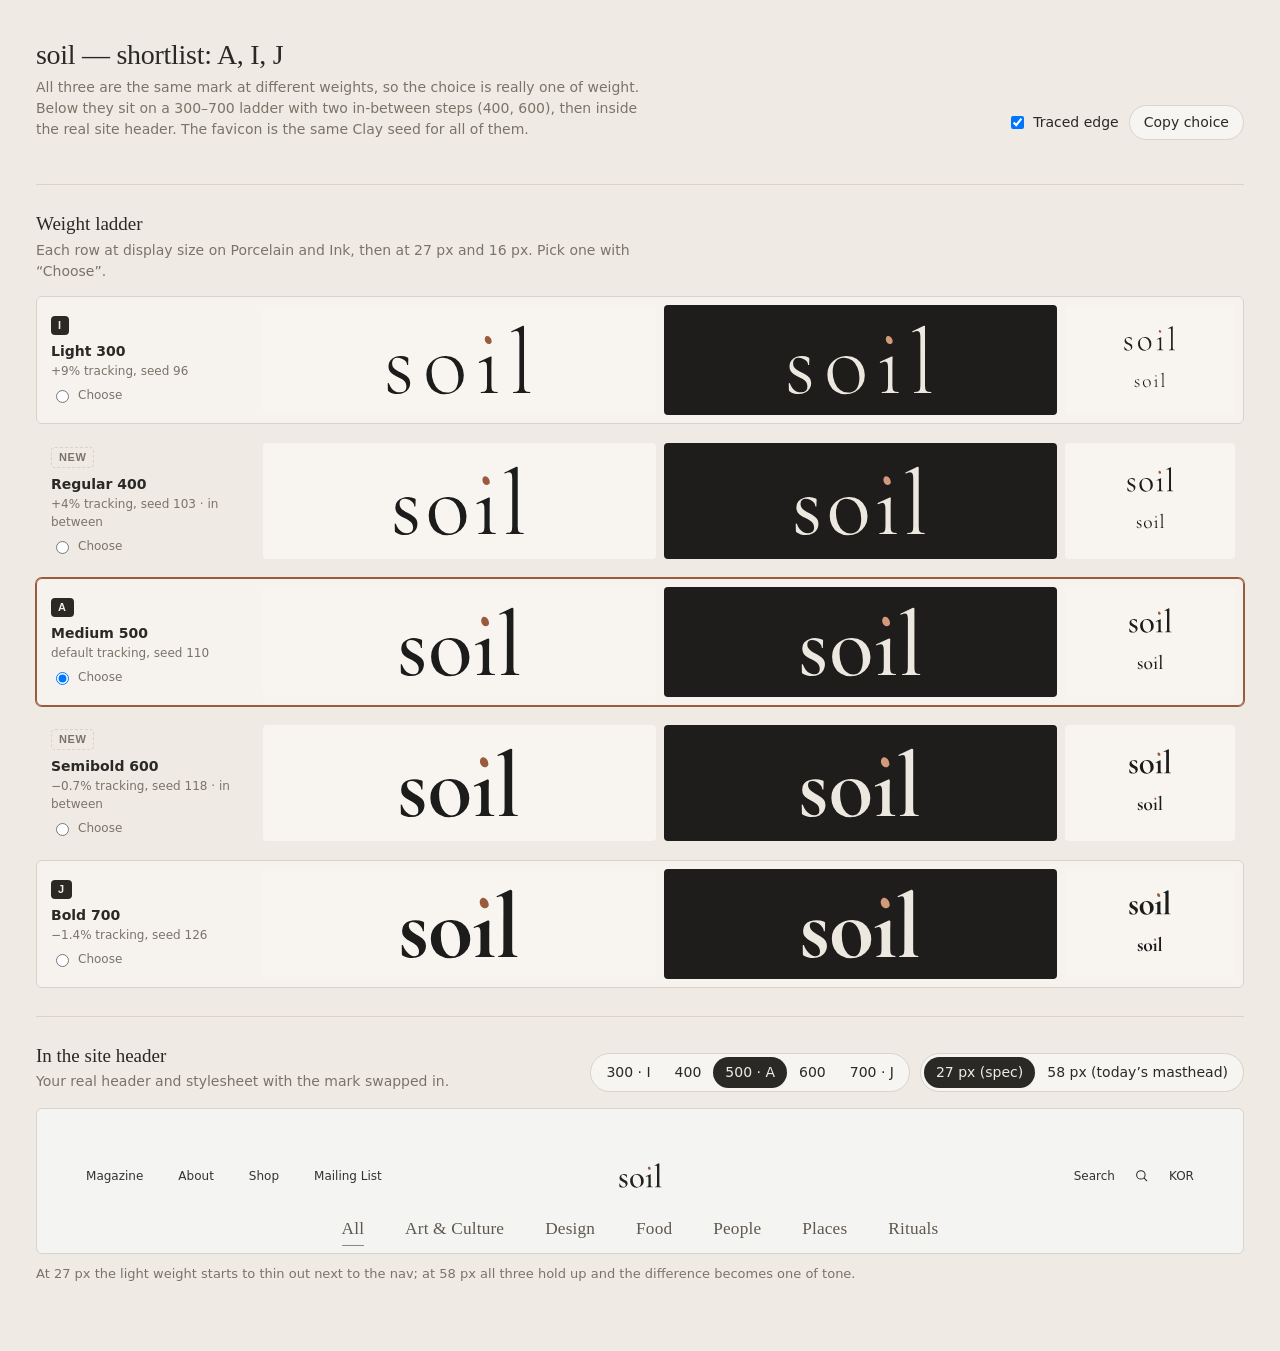
<file: logo/shortlist.html>
<!doctype html>
<html lang="en">
<head>
<meta charset="utf-8">
<meta name="viewport" content="width=device-width, initial-scale=1">
<title>Soil Shortlist</title>
<link rel="icon" href="favicon-seed.svg" type="image/svg+xml">
<link rel="stylesheet" href="../styles.css">
<style>
  :root {
    --porcelain: #F8F5F0; --porcelain-ink: #1A1A1A; --porcelain-seed: #9A5B3C;
    --ink-bg: #1E1D1B; --ink-letters: #ECE7DF; --ink-seed: #D29A7A;
    --board: #EFEBE4; --text: #2a2926; --mute: #7a7368; --rule2: #d9d3c9;
  }
  body.board { margin: 0; background: var(--board); color: var(--text);
    font: 14px/1.5 "Avenir Next", Avenir, -apple-system, system-ui, sans-serif; }
  .wrap { max-width: 1240px; margin: 0 auto; padding: 40px 16px; }
  .board h1 { font: 500 28px/1.1 Georgia, serif; margin: 0 0 6px; letter-spacing: -0.01em; }
  .board h2 { font: 500 19px/1.2 Georgia, serif; margin: 0 0 4px; }
  .board p.lede { margin: 0; color: var(--mute); max-width: 68ch; }
  section.block { padding: 28px 0; border-top: 1px solid var(--rule2); }
  section.block:first-of-type { border-top: 0; padding-top: 0; }
  .head { display: flex; justify-content: space-between; align-items: end; gap: 12px 24px; flex-wrap: wrap; margin-bottom: 16px; }
  .seg { display: inline-flex; border: 1px solid var(--rule2); border-radius: 999px; padding: 3px; background: #fff8; flex-wrap: wrap; }
  .seg button { border: 0; background: none; font: inherit; color: inherit; padding: 5px 12px; border-radius: 999px; cursor: pointer; }
  .seg button[aria-pressed="true"] { background: var(--text); color: var(--board); }
  .toolbar { display: flex; gap: 10px; flex-wrap: wrap; align-items: center; }
  .toolbar label { display: inline-flex; gap: 6px; align-items: center; cursor: pointer; }

  .ladder { display: grid; gap: 10px; }
  .rung { display: grid; grid-template-columns: 210px 1fr 1fr 170px; gap: 8px; align-items: stretch;
    padding: 8px; border: 1px solid transparent; border-radius: 6px; }
  .rung.starred { background: #fff6; border-color: var(--rule2); }
  .rung.chosen { border-color: var(--porcelain-seed); box-shadow: 0 0 0 1px var(--porcelain-seed); }
  .meta { display: flex; flex-direction: column; justify-content: center; gap: 6px; padding: 4px 6px; }
  .meta > div { display: flex; flex-direction: column; }
  .meta small { color: var(--mute); font-size: 12px; }
  .pick { align-self: flex-start; font: 600 11px/1 "Avenir Next", sans-serif; letter-spacing: .05em; padding: 4px 7px;
    border-radius: 4px; background: var(--text); color: var(--board); }
  .pick.ghost { background: none; color: var(--mute); border: 1px dashed var(--rule2); text-transform: uppercase; }
  .choose { font-size: 12px; color: var(--mute); display: inline-flex; gap: 6px; align-items: center; cursor: pointer; }
  .cell { display: grid; place-items: center; border-radius: 4px; min-height: 110px; }
  .cell.big .mark { height: 76px; width: auto; max-width: 88%; }
  .cell.small { display: flex; flex-direction: column; justify-content: center; align-items: center; gap: 14px; }
  .h27 { height: 27px; width: auto; } .h16 { height: 16px; width: auto; }
  .porcelain { background: var(--porcelain); color: var(--porcelain-ink); --soil-seed: var(--porcelain-seed); }
  .ink { background: var(--ink-bg); color: var(--ink-letters); --soil-seed: var(--ink-seed); }

  .site-frame { border: 1px solid var(--rule2); border-radius: 6px; overflow: hidden; background: var(--paper, #f4f4f2); }
  .site-frame .site-header { --soil-seed: var(--porcelain-seed); }
  .site-frame .brand-mark { display: inline-flex; line-height: 0; font-size: 0; }
  .brand-svg { display: none; width: auto; height: var(--brand-h, 27px); }
  .site-frame[data-w="300"] .w300, .site-frame[data-w="400"] .w400, .site-frame[data-w="500"] .w500,
  .site-frame[data-w="600"] .w600, .site-frame[data-w="700"] .w700 { display: block; }
  .site-frame a { pointer-events: none; }
  .note { color: var(--mute); font-size: 13px; margin: 10px 0 0; }

  body.traced .mark > path:not(.seed) { filter: url(#trace); }
  .copy { border: 1px solid var(--rule2); border-radius: 999px; padding: 6px 14px; background: #fff8; font: inherit; color: inherit; cursor: pointer; }

  @media (max-width: 900px) {
    .rung { grid-template-columns: 1fr 1fr; }
    .meta { grid-column: span 2; flex-direction: row; align-items: center; justify-content: flex-start; gap: 12px; }
    .meta .choose { margin-left: auto; }
    .cell.small { grid-column: span 2; flex-direction: row; min-height: 64px; }
    .cell.big .mark { height: 52px; }
  }
</style>
</head>
<body class="board traced">
<svg width="0" height="0" style="position:absolute" aria-hidden="true">
  <filter id="trace" filterUnits="userSpaceOnUse" x="-300" y="-1000" width="2600" height="1500" primitiveUnits="userSpaceOnUse">
    <feTurbulence type="fractalNoise" baseFrequency="0.012" numOctaves="2" seed="7" result="n"/>
    <feDisplacementMap in="SourceGraphic" in2="n" scale="14" xChannelSelector="R" yChannelSelector="G"/>
  </filter>
</svg>
<div class="wrap">
  <section class="block">
    <div class="head">
      <div>
        <h1>soil — shortlist: A, I, J</h1>
        <p class="lede">All three are the same mark at different weights, so the choice is really one of weight. Below they sit on a 300–700 ladder with two in-between steps (400, 600), then inside the real site header. The favicon is the same Clay seed for all of them.</p>
      </div>
      <div class="toolbar">
        <label><input type="checkbox" id="traced" checked> Traced edge</label>
        <button class="copy" id="copy" type="button">Copy choice</button>
      </div>
    </div>
  </section>

  <section class="block">
    <h2>Weight ladder</h2>
    <p class="lede" style="margin-bottom:14px">Each row at display size on Porcelain and Ink, then at 27&nbsp;px and 16&nbsp;px. Pick one with “Choose”.</p>
    <div class="ladder">
      <div class="rung starred" data-w="300">
        <div class="meta"><span class="pick">I</span><div><strong>Light 300</strong><small>+9% tracking, seed 96</small></div>
          <label class="choose"><input type="radio" name="choice" value="300"> Choose</label></div>
        <div class="cell porcelain big"><svg class="mark" aria-hidden="true" xmlns="http://www.w3.org/2000/svg" viewBox="9 -765 1615 818" role="img" aria-label="soil">
  <path fill="currentColor" d="M96 -322Q96 -295 109.5 -276.5Q123 -258 144.5 -245.5Q166 -233 189 -221Q215 -209 238.0 -194.5Q261 -180 276.0 -160.0Q291 -140 291 -108Q291 -76 275.0 -49.0Q259 -22 227.5 -5.5Q196 11 151 11Q127 11 104.0 4.5Q81 -2 57 -20Q55 -22 53.0 -25.0Q51 -28 51 -32L49 -104Q49 -107 54.5 -107.5Q60 -108 61 -105Q74 -71 91.5 -49.5Q109 -28 131.0 -18.0Q153 -8 180 -8Q215 -8 233.5 -24.5Q252 -41 250 -74Q249 -103 235.0 -121.0Q221 -139 200.0 -151.0Q179 -163 156 -174Q131 -186 108.5 -199.5Q86 -213 71.5 -234.0Q57 -255 57 -288Q57 -326 77.0 -350.5Q97 -375 127.5 -387.0Q158 -399 191 -399Q209 -399 227.0 -395.5Q245 -392 262 -384Q271 -380 271 -373Q271 -358 270.0 -341.0Q269 -324 269 -304Q269 -302 263.0 -302.0Q257 -302 257 -304Q257 -327 240.5 -344.0Q224 -361 200.5 -370.0Q177 -379 154 -379Q127 -379 111.5 -365.0Q96 -351 96 -322ZM658 13Q599 13 555.5 -16.0Q512 -45 488.5 -93.5Q465 -142 465 -198Q465 -250 484.0 -288.0Q503 -326 534.5 -350.5Q566 -375 603.0 -387.0Q640 -399 676 -399Q736 -399 779.0 -369.0Q822 -339 845.0 -292.0Q868 -245 868 -193Q868 -129 839.0 -83.0Q810 -37 762.5 -12.0Q715 13 658 13ZM686 -5Q742 -5 776.0 -42.5Q810 -80 810 -167Q810 -228 789.0 -276.0Q768 -324 730.5 -352.0Q693 -380 643 -380Q586 -380 554.0 -340.5Q522 -301 522 -227Q522 -168 542.5 -117.0Q563 -66 600.0 -35.5Q637 -5 686 -5ZM1052 0Q1050 0 1050.0 -6.0Q1050 -12 1052 -12Q1093 -12 1105.5 -25.0Q1118 -38 1118 -81V-270Q1118 -306 1111.0 -322.5Q1104 -339 1085 -339Q1076 -339 1064.5 -335.5Q1053 -332 1037 -324Q1033 -323 1030.5 -328.5Q1028 -334 1032 -336L1156 -394Q1159 -395 1160 -395Q1162 -395 1164.5 -393.0Q1167 -391 1167 -388Q1167 -381 1166.0 -349.5Q1165 -318 1165 -271V-81Q1165 -38 1176.5 -25.0Q1188 -12 1230 -12Q1233 -12 1233.0 -6.0Q1233 0 1230 0Q1213 0 1190.0 -1.0Q1167 -2 1141 -2Q1116 -2 1093.0 -1.0Q1070 0 1052 0ZM1401 0Q1398 0 1398.0 -6.0Q1398 -12 1401 -12Q1442 -12 1454.0 -25.0Q1466 -38 1466 -81V-600Q1466 -636 1459.0 -652.5Q1452 -669 1434 -669Q1418 -669 1386 -654Q1382 -652 1379.5 -658.0Q1377 -664 1381 -665L1504 -724Q1506 -725 1509 -725Q1511 -725 1513.5 -723.0Q1516 -721 1516 -718V-81Q1516 -39 1527.5 -25.5Q1539 -12 1581 -12Q1584 -12 1584.0 -6.0Q1584 0 1581 0Q1564 0 1540.5 -1.0Q1517 -2 1491 -2Q1466 -2 1442.0 -1.0Q1418 0 1401 0Z"/>
  <path class="seed" style="fill:var(--soil-seed,#9A5B3C)" d="M0 -14 C 9 -13 12 2 6 11 C 2 16 -8 15 -11 6 C -14 -4 -8 -14 0 -14 Z" transform="translate(1132.0 -570.0) rotate(-28) scale(3.254) translate(0.8 -0.6)"/>
</svg></div>
        <div class="cell ink big"><svg class="mark" aria-hidden="true" xmlns="http://www.w3.org/2000/svg" viewBox="9 -765 1615 818" role="img" aria-label="soil">
  <path fill="currentColor" d="M96 -322Q96 -295 109.5 -276.5Q123 -258 144.5 -245.5Q166 -233 189 -221Q215 -209 238.0 -194.5Q261 -180 276.0 -160.0Q291 -140 291 -108Q291 -76 275.0 -49.0Q259 -22 227.5 -5.5Q196 11 151 11Q127 11 104.0 4.5Q81 -2 57 -20Q55 -22 53.0 -25.0Q51 -28 51 -32L49 -104Q49 -107 54.5 -107.5Q60 -108 61 -105Q74 -71 91.5 -49.5Q109 -28 131.0 -18.0Q153 -8 180 -8Q215 -8 233.5 -24.5Q252 -41 250 -74Q249 -103 235.0 -121.0Q221 -139 200.0 -151.0Q179 -163 156 -174Q131 -186 108.5 -199.5Q86 -213 71.5 -234.0Q57 -255 57 -288Q57 -326 77.0 -350.5Q97 -375 127.5 -387.0Q158 -399 191 -399Q209 -399 227.0 -395.5Q245 -392 262 -384Q271 -380 271 -373Q271 -358 270.0 -341.0Q269 -324 269 -304Q269 -302 263.0 -302.0Q257 -302 257 -304Q257 -327 240.5 -344.0Q224 -361 200.5 -370.0Q177 -379 154 -379Q127 -379 111.5 -365.0Q96 -351 96 -322ZM658 13Q599 13 555.5 -16.0Q512 -45 488.5 -93.5Q465 -142 465 -198Q465 -250 484.0 -288.0Q503 -326 534.5 -350.5Q566 -375 603.0 -387.0Q640 -399 676 -399Q736 -399 779.0 -369.0Q822 -339 845.0 -292.0Q868 -245 868 -193Q868 -129 839.0 -83.0Q810 -37 762.5 -12.0Q715 13 658 13ZM686 -5Q742 -5 776.0 -42.5Q810 -80 810 -167Q810 -228 789.0 -276.0Q768 -324 730.5 -352.0Q693 -380 643 -380Q586 -380 554.0 -340.5Q522 -301 522 -227Q522 -168 542.5 -117.0Q563 -66 600.0 -35.5Q637 -5 686 -5ZM1052 0Q1050 0 1050.0 -6.0Q1050 -12 1052 -12Q1093 -12 1105.5 -25.0Q1118 -38 1118 -81V-270Q1118 -306 1111.0 -322.5Q1104 -339 1085 -339Q1076 -339 1064.5 -335.5Q1053 -332 1037 -324Q1033 -323 1030.5 -328.5Q1028 -334 1032 -336L1156 -394Q1159 -395 1160 -395Q1162 -395 1164.5 -393.0Q1167 -391 1167 -388Q1167 -381 1166.0 -349.5Q1165 -318 1165 -271V-81Q1165 -38 1176.5 -25.0Q1188 -12 1230 -12Q1233 -12 1233.0 -6.0Q1233 0 1230 0Q1213 0 1190.0 -1.0Q1167 -2 1141 -2Q1116 -2 1093.0 -1.0Q1070 0 1052 0ZM1401 0Q1398 0 1398.0 -6.0Q1398 -12 1401 -12Q1442 -12 1454.0 -25.0Q1466 -38 1466 -81V-600Q1466 -636 1459.0 -652.5Q1452 -669 1434 -669Q1418 -669 1386 -654Q1382 -652 1379.5 -658.0Q1377 -664 1381 -665L1504 -724Q1506 -725 1509 -725Q1511 -725 1513.5 -723.0Q1516 -721 1516 -718V-81Q1516 -39 1527.5 -25.5Q1539 -12 1581 -12Q1584 -12 1584.0 -6.0Q1584 0 1581 0Q1564 0 1540.5 -1.0Q1517 -2 1491 -2Q1466 -2 1442.0 -1.0Q1418 0 1401 0Z"/>
  <path class="seed" style="fill:var(--soil-seed,#9A5B3C)" d="M0 -14 C 9 -13 12 2 6 11 C 2 16 -8 15 -11 6 C -14 -4 -8 -14 0 -14 Z" transform="translate(1132.0 -570.0) rotate(-28) scale(3.254) translate(0.8 -0.6)"/>
</svg></div>
        <div class="cell porcelain small"><span><svg class="mark h27" aria-hidden="true" xmlns="http://www.w3.org/2000/svg" viewBox="9 -765 1615 818" role="img" aria-label="soil">
  <path fill="currentColor" d="M96 -322Q96 -295 109.5 -276.5Q123 -258 144.5 -245.5Q166 -233 189 -221Q215 -209 238.0 -194.5Q261 -180 276.0 -160.0Q291 -140 291 -108Q291 -76 275.0 -49.0Q259 -22 227.5 -5.5Q196 11 151 11Q127 11 104.0 4.5Q81 -2 57 -20Q55 -22 53.0 -25.0Q51 -28 51 -32L49 -104Q49 -107 54.5 -107.5Q60 -108 61 -105Q74 -71 91.5 -49.5Q109 -28 131.0 -18.0Q153 -8 180 -8Q215 -8 233.5 -24.5Q252 -41 250 -74Q249 -103 235.0 -121.0Q221 -139 200.0 -151.0Q179 -163 156 -174Q131 -186 108.5 -199.5Q86 -213 71.5 -234.0Q57 -255 57 -288Q57 -326 77.0 -350.5Q97 -375 127.5 -387.0Q158 -399 191 -399Q209 -399 227.0 -395.5Q245 -392 262 -384Q271 -380 271 -373Q271 -358 270.0 -341.0Q269 -324 269 -304Q269 -302 263.0 -302.0Q257 -302 257 -304Q257 -327 240.5 -344.0Q224 -361 200.5 -370.0Q177 -379 154 -379Q127 -379 111.5 -365.0Q96 -351 96 -322ZM658 13Q599 13 555.5 -16.0Q512 -45 488.5 -93.5Q465 -142 465 -198Q465 -250 484.0 -288.0Q503 -326 534.5 -350.5Q566 -375 603.0 -387.0Q640 -399 676 -399Q736 -399 779.0 -369.0Q822 -339 845.0 -292.0Q868 -245 868 -193Q868 -129 839.0 -83.0Q810 -37 762.5 -12.0Q715 13 658 13ZM686 -5Q742 -5 776.0 -42.5Q810 -80 810 -167Q810 -228 789.0 -276.0Q768 -324 730.5 -352.0Q693 -380 643 -380Q586 -380 554.0 -340.5Q522 -301 522 -227Q522 -168 542.5 -117.0Q563 -66 600.0 -35.5Q637 -5 686 -5ZM1052 0Q1050 0 1050.0 -6.0Q1050 -12 1052 -12Q1093 -12 1105.5 -25.0Q1118 -38 1118 -81V-270Q1118 -306 1111.0 -322.5Q1104 -339 1085 -339Q1076 -339 1064.5 -335.5Q1053 -332 1037 -324Q1033 -323 1030.5 -328.5Q1028 -334 1032 -336L1156 -394Q1159 -395 1160 -395Q1162 -395 1164.5 -393.0Q1167 -391 1167 -388Q1167 -381 1166.0 -349.5Q1165 -318 1165 -271V-81Q1165 -38 1176.5 -25.0Q1188 -12 1230 -12Q1233 -12 1233.0 -6.0Q1233 0 1230 0Q1213 0 1190.0 -1.0Q1167 -2 1141 -2Q1116 -2 1093.0 -1.0Q1070 0 1052 0ZM1401 0Q1398 0 1398.0 -6.0Q1398 -12 1401 -12Q1442 -12 1454.0 -25.0Q1466 -38 1466 -81V-600Q1466 -636 1459.0 -652.5Q1452 -669 1434 -669Q1418 -669 1386 -654Q1382 -652 1379.5 -658.0Q1377 -664 1381 -665L1504 -724Q1506 -725 1509 -725Q1511 -725 1513.5 -723.0Q1516 -721 1516 -718V-81Q1516 -39 1527.5 -25.5Q1539 -12 1581 -12Q1584 -12 1584.0 -6.0Q1584 0 1581 0Q1564 0 1540.5 -1.0Q1517 -2 1491 -2Q1466 -2 1442.0 -1.0Q1418 0 1401 0Z"/>
  <path class="seed" style="fill:var(--soil-seed,#9A5B3C)" d="M0 -14 C 9 -13 12 2 6 11 C 2 16 -8 15 -11 6 C -14 -4 -8 -14 0 -14 Z" transform="translate(1132.0 -570.0) rotate(-28) scale(3.254) translate(0.8 -0.6)"/>
</svg></span><span><svg class="mark h16" aria-hidden="true" xmlns="http://www.w3.org/2000/svg" viewBox="9 -765 1615 818" role="img" aria-label="soil">
  <path fill="currentColor" d="M96 -322Q96 -295 109.5 -276.5Q123 -258 144.5 -245.5Q166 -233 189 -221Q215 -209 238.0 -194.5Q261 -180 276.0 -160.0Q291 -140 291 -108Q291 -76 275.0 -49.0Q259 -22 227.5 -5.5Q196 11 151 11Q127 11 104.0 4.5Q81 -2 57 -20Q55 -22 53.0 -25.0Q51 -28 51 -32L49 -104Q49 -107 54.5 -107.5Q60 -108 61 -105Q74 -71 91.5 -49.5Q109 -28 131.0 -18.0Q153 -8 180 -8Q215 -8 233.5 -24.5Q252 -41 250 -74Q249 -103 235.0 -121.0Q221 -139 200.0 -151.0Q179 -163 156 -174Q131 -186 108.5 -199.5Q86 -213 71.5 -234.0Q57 -255 57 -288Q57 -326 77.0 -350.5Q97 -375 127.5 -387.0Q158 -399 191 -399Q209 -399 227.0 -395.5Q245 -392 262 -384Q271 -380 271 -373Q271 -358 270.0 -341.0Q269 -324 269 -304Q269 -302 263.0 -302.0Q257 -302 257 -304Q257 -327 240.5 -344.0Q224 -361 200.5 -370.0Q177 -379 154 -379Q127 -379 111.5 -365.0Q96 -351 96 -322ZM658 13Q599 13 555.5 -16.0Q512 -45 488.5 -93.5Q465 -142 465 -198Q465 -250 484.0 -288.0Q503 -326 534.5 -350.5Q566 -375 603.0 -387.0Q640 -399 676 -399Q736 -399 779.0 -369.0Q822 -339 845.0 -292.0Q868 -245 868 -193Q868 -129 839.0 -83.0Q810 -37 762.5 -12.0Q715 13 658 13ZM686 -5Q742 -5 776.0 -42.5Q810 -80 810 -167Q810 -228 789.0 -276.0Q768 -324 730.5 -352.0Q693 -380 643 -380Q586 -380 554.0 -340.5Q522 -301 522 -227Q522 -168 542.5 -117.0Q563 -66 600.0 -35.5Q637 -5 686 -5ZM1052 0Q1050 0 1050.0 -6.0Q1050 -12 1052 -12Q1093 -12 1105.5 -25.0Q1118 -38 1118 -81V-270Q1118 -306 1111.0 -322.5Q1104 -339 1085 -339Q1076 -339 1064.5 -335.5Q1053 -332 1037 -324Q1033 -323 1030.5 -328.5Q1028 -334 1032 -336L1156 -394Q1159 -395 1160 -395Q1162 -395 1164.5 -393.0Q1167 -391 1167 -388Q1167 -381 1166.0 -349.5Q1165 -318 1165 -271V-81Q1165 -38 1176.5 -25.0Q1188 -12 1230 -12Q1233 -12 1233.0 -6.0Q1233 0 1230 0Q1213 0 1190.0 -1.0Q1167 -2 1141 -2Q1116 -2 1093.0 -1.0Q1070 0 1052 0ZM1401 0Q1398 0 1398.0 -6.0Q1398 -12 1401 -12Q1442 -12 1454.0 -25.0Q1466 -38 1466 -81V-600Q1466 -636 1459.0 -652.5Q1452 -669 1434 -669Q1418 -669 1386 -654Q1382 -652 1379.5 -658.0Q1377 -664 1381 -665L1504 -724Q1506 -725 1509 -725Q1511 -725 1513.5 -723.0Q1516 -721 1516 -718V-81Q1516 -39 1527.5 -25.5Q1539 -12 1581 -12Q1584 -12 1584.0 -6.0Q1584 0 1581 0Q1564 0 1540.5 -1.0Q1517 -2 1491 -2Q1466 -2 1442.0 -1.0Q1418 0 1401 0Z"/>
  <path class="seed" style="fill:var(--soil-seed,#9A5B3C)" d="M0 -14 C 9 -13 12 2 6 11 C 2 16 -8 15 -11 6 C -14 -4 -8 -14 0 -14 Z" transform="translate(1132.0 -570.0) rotate(-28) scale(3.254) translate(0.8 -0.6)"/>
</svg></span></div>
      </div>
      <div class="rung" data-w="400">
        <div class="meta"><span class="pick ghost">new</span><div><strong>Regular 400</strong><small>+4% tracking, seed 103 · in between</small></div>
          <label class="choose"><input type="radio" name="choice" value="400"> Choose</label></div>
        <div class="cell porcelain big"><svg class="mark" aria-hidden="true" xmlns="http://www.w3.org/2000/svg" viewBox="8 -765 1469 818" role="img" aria-label="soil">
  <path fill="currentColor" d="M100 -325Q100 -299 113.5 -281.0Q127 -263 147.5 -250.5Q168 -238 191 -226Q217 -213 240.0 -198.5Q263 -184 278.0 -163.5Q293 -143 293 -110Q293 -78 277.0 -50.5Q261 -23 229.5 -6.0Q198 11 152 11Q127 11 104.0 4.5Q81 -2 56 -19Q54 -21 52.0 -24.0Q50 -27 50 -31L48 -109Q48 -112 53.5 -112.5Q59 -113 60 -110Q72 -76 90.0 -53.5Q108 -31 131.0 -19.5Q154 -8 180 -8Q212 -8 229.5 -24.0Q247 -40 246 -71Q245 -100 231.0 -118.0Q217 -136 196.5 -148.5Q176 -161 154 -172Q129 -184 106.5 -197.5Q84 -211 69.5 -232.0Q55 -253 55 -287Q55 -326 75.0 -350.5Q95 -375 126.0 -386.5Q157 -398 191 -398Q210 -398 228.0 -395.0Q246 -392 264 -383Q273 -380 273 -372Q273 -356 272.0 -338.5Q271 -321 271 -299Q271 -297 265.0 -297.0Q259 -297 259 -299Q259 -322 243.0 -340.0Q227 -358 203.0 -368.5Q179 -379 155 -379Q131 -379 115.5 -366.0Q100 -353 100 -325ZM609 13Q550 13 506.0 -16.0Q462 -45 438.0 -93.5Q414 -142 414 -198Q414 -250 433.0 -288.0Q452 -326 484.0 -350.5Q516 -375 553.5 -387.0Q591 -399 627 -399Q688 -399 731.5 -369.0Q775 -339 798.0 -292.0Q821 -245 821 -193Q821 -129 792.0 -83.0Q763 -37 715.0 -12.0Q667 13 609 13ZM638 -6Q691 -6 722.0 -43.5Q753 -81 753 -165Q753 -228 732.5 -276.5Q712 -325 676.0 -352.5Q640 -380 594 -380Q541 -380 511.0 -341.0Q481 -302 481 -229Q481 -168 501.0 -117.0Q521 -66 556.5 -36.0Q592 -6 638 -6ZM950 0Q948 0 948.0 -6.0Q948 -12 950 -12Q989 -12 1001.5 -25.5Q1014 -39 1014 -81V-268Q1014 -303 1007.0 -319.5Q1000 -336 981 -336Q973 -336 962.0 -332.5Q951 -329 936 -322Q932 -321 929.5 -326.5Q927 -332 930 -334L1060 -394Q1063 -395 1064 -395Q1066 -395 1069.0 -392.5Q1072 -390 1072 -387Q1072 -379 1071.0 -348.0Q1070 -317 1070 -269V-81Q1070 -39 1081.5 -25.5Q1093 -12 1133 -12Q1136 -12 1136.0 -6.0Q1136 0 1133 0Q1115 0 1091.5 -1.0Q1068 -2 1042 -2Q1016 -2 992.5 -1.0Q969 0 950 0ZM1250 0Q1247 0 1247.0 -6.0Q1247 -12 1250 -12Q1289 -12 1301.0 -25.5Q1313 -39 1313 -81V-598Q1313 -633 1306.0 -649.5Q1299 -666 1281 -666Q1266 -666 1235 -652Q1232 -650 1229.0 -656.0Q1226 -662 1230 -663L1358 -724Q1360 -725 1363 -725Q1365 -725 1368.5 -722.5Q1372 -720 1372 -717V-81Q1372 -39 1383.0 -25.5Q1394 -12 1434 -12Q1437 -12 1437.0 -6.0Q1437 0 1434 0Q1417 0 1393.0 -1.0Q1369 -2 1342 -2Q1316 -2 1291.5 -1.0Q1267 0 1250 0Z"/>
  <path class="seed" style="fill:var(--soil-seed,#9A5B3C)" d="M0 -14 C 9 -13 12 2 6 11 C 2 16 -8 15 -11 6 C -14 -4 -8 -14 0 -14 Z" transform="translate(1033.0 -573.0) rotate(-28) scale(3.492) translate(0.8 -0.6)"/>
</svg></div>
        <div class="cell ink big"><svg class="mark" aria-hidden="true" xmlns="http://www.w3.org/2000/svg" viewBox="8 -765 1469 818" role="img" aria-label="soil">
  <path fill="currentColor" d="M100 -325Q100 -299 113.5 -281.0Q127 -263 147.5 -250.5Q168 -238 191 -226Q217 -213 240.0 -198.5Q263 -184 278.0 -163.5Q293 -143 293 -110Q293 -78 277.0 -50.5Q261 -23 229.5 -6.0Q198 11 152 11Q127 11 104.0 4.5Q81 -2 56 -19Q54 -21 52.0 -24.0Q50 -27 50 -31L48 -109Q48 -112 53.5 -112.5Q59 -113 60 -110Q72 -76 90.0 -53.5Q108 -31 131.0 -19.5Q154 -8 180 -8Q212 -8 229.5 -24.0Q247 -40 246 -71Q245 -100 231.0 -118.0Q217 -136 196.5 -148.5Q176 -161 154 -172Q129 -184 106.5 -197.5Q84 -211 69.5 -232.0Q55 -253 55 -287Q55 -326 75.0 -350.5Q95 -375 126.0 -386.5Q157 -398 191 -398Q210 -398 228.0 -395.0Q246 -392 264 -383Q273 -380 273 -372Q273 -356 272.0 -338.5Q271 -321 271 -299Q271 -297 265.0 -297.0Q259 -297 259 -299Q259 -322 243.0 -340.0Q227 -358 203.0 -368.5Q179 -379 155 -379Q131 -379 115.5 -366.0Q100 -353 100 -325ZM609 13Q550 13 506.0 -16.0Q462 -45 438.0 -93.5Q414 -142 414 -198Q414 -250 433.0 -288.0Q452 -326 484.0 -350.5Q516 -375 553.5 -387.0Q591 -399 627 -399Q688 -399 731.5 -369.0Q775 -339 798.0 -292.0Q821 -245 821 -193Q821 -129 792.0 -83.0Q763 -37 715.0 -12.0Q667 13 609 13ZM638 -6Q691 -6 722.0 -43.5Q753 -81 753 -165Q753 -228 732.5 -276.5Q712 -325 676.0 -352.5Q640 -380 594 -380Q541 -380 511.0 -341.0Q481 -302 481 -229Q481 -168 501.0 -117.0Q521 -66 556.5 -36.0Q592 -6 638 -6ZM950 0Q948 0 948.0 -6.0Q948 -12 950 -12Q989 -12 1001.5 -25.5Q1014 -39 1014 -81V-268Q1014 -303 1007.0 -319.5Q1000 -336 981 -336Q973 -336 962.0 -332.5Q951 -329 936 -322Q932 -321 929.5 -326.5Q927 -332 930 -334L1060 -394Q1063 -395 1064 -395Q1066 -395 1069.0 -392.5Q1072 -390 1072 -387Q1072 -379 1071.0 -348.0Q1070 -317 1070 -269V-81Q1070 -39 1081.5 -25.5Q1093 -12 1133 -12Q1136 -12 1136.0 -6.0Q1136 0 1133 0Q1115 0 1091.5 -1.0Q1068 -2 1042 -2Q1016 -2 992.5 -1.0Q969 0 950 0ZM1250 0Q1247 0 1247.0 -6.0Q1247 -12 1250 -12Q1289 -12 1301.0 -25.5Q1313 -39 1313 -81V-598Q1313 -633 1306.0 -649.5Q1299 -666 1281 -666Q1266 -666 1235 -652Q1232 -650 1229.0 -656.0Q1226 -662 1230 -663L1358 -724Q1360 -725 1363 -725Q1365 -725 1368.5 -722.5Q1372 -720 1372 -717V-81Q1372 -39 1383.0 -25.5Q1394 -12 1434 -12Q1437 -12 1437.0 -6.0Q1437 0 1434 0Q1417 0 1393.0 -1.0Q1369 -2 1342 -2Q1316 -2 1291.5 -1.0Q1267 0 1250 0Z"/>
  <path class="seed" style="fill:var(--soil-seed,#9A5B3C)" d="M0 -14 C 9 -13 12 2 6 11 C 2 16 -8 15 -11 6 C -14 -4 -8 -14 0 -14 Z" transform="translate(1033.0 -573.0) rotate(-28) scale(3.492) translate(0.8 -0.6)"/>
</svg></div>
        <div class="cell porcelain small"><span><svg class="mark h27" aria-hidden="true" xmlns="http://www.w3.org/2000/svg" viewBox="8 -765 1469 818" role="img" aria-label="soil">
  <path fill="currentColor" d="M100 -325Q100 -299 113.5 -281.0Q127 -263 147.5 -250.5Q168 -238 191 -226Q217 -213 240.0 -198.5Q263 -184 278.0 -163.5Q293 -143 293 -110Q293 -78 277.0 -50.5Q261 -23 229.5 -6.0Q198 11 152 11Q127 11 104.0 4.5Q81 -2 56 -19Q54 -21 52.0 -24.0Q50 -27 50 -31L48 -109Q48 -112 53.5 -112.5Q59 -113 60 -110Q72 -76 90.0 -53.5Q108 -31 131.0 -19.5Q154 -8 180 -8Q212 -8 229.5 -24.0Q247 -40 246 -71Q245 -100 231.0 -118.0Q217 -136 196.5 -148.5Q176 -161 154 -172Q129 -184 106.5 -197.5Q84 -211 69.5 -232.0Q55 -253 55 -287Q55 -326 75.0 -350.5Q95 -375 126.0 -386.5Q157 -398 191 -398Q210 -398 228.0 -395.0Q246 -392 264 -383Q273 -380 273 -372Q273 -356 272.0 -338.5Q271 -321 271 -299Q271 -297 265.0 -297.0Q259 -297 259 -299Q259 -322 243.0 -340.0Q227 -358 203.0 -368.5Q179 -379 155 -379Q131 -379 115.5 -366.0Q100 -353 100 -325ZM609 13Q550 13 506.0 -16.0Q462 -45 438.0 -93.5Q414 -142 414 -198Q414 -250 433.0 -288.0Q452 -326 484.0 -350.5Q516 -375 553.5 -387.0Q591 -399 627 -399Q688 -399 731.5 -369.0Q775 -339 798.0 -292.0Q821 -245 821 -193Q821 -129 792.0 -83.0Q763 -37 715.0 -12.0Q667 13 609 13ZM638 -6Q691 -6 722.0 -43.5Q753 -81 753 -165Q753 -228 732.5 -276.5Q712 -325 676.0 -352.5Q640 -380 594 -380Q541 -380 511.0 -341.0Q481 -302 481 -229Q481 -168 501.0 -117.0Q521 -66 556.5 -36.0Q592 -6 638 -6ZM950 0Q948 0 948.0 -6.0Q948 -12 950 -12Q989 -12 1001.5 -25.5Q1014 -39 1014 -81V-268Q1014 -303 1007.0 -319.5Q1000 -336 981 -336Q973 -336 962.0 -332.5Q951 -329 936 -322Q932 -321 929.5 -326.5Q927 -332 930 -334L1060 -394Q1063 -395 1064 -395Q1066 -395 1069.0 -392.5Q1072 -390 1072 -387Q1072 -379 1071.0 -348.0Q1070 -317 1070 -269V-81Q1070 -39 1081.5 -25.5Q1093 -12 1133 -12Q1136 -12 1136.0 -6.0Q1136 0 1133 0Q1115 0 1091.5 -1.0Q1068 -2 1042 -2Q1016 -2 992.5 -1.0Q969 0 950 0ZM1250 0Q1247 0 1247.0 -6.0Q1247 -12 1250 -12Q1289 -12 1301.0 -25.5Q1313 -39 1313 -81V-598Q1313 -633 1306.0 -649.5Q1299 -666 1281 -666Q1266 -666 1235 -652Q1232 -650 1229.0 -656.0Q1226 -662 1230 -663L1358 -724Q1360 -725 1363 -725Q1365 -725 1368.5 -722.5Q1372 -720 1372 -717V-81Q1372 -39 1383.0 -25.5Q1394 -12 1434 -12Q1437 -12 1437.0 -6.0Q1437 0 1434 0Q1417 0 1393.0 -1.0Q1369 -2 1342 -2Q1316 -2 1291.5 -1.0Q1267 0 1250 0Z"/>
  <path class="seed" style="fill:var(--soil-seed,#9A5B3C)" d="M0 -14 C 9 -13 12 2 6 11 C 2 16 -8 15 -11 6 C -14 -4 -8 -14 0 -14 Z" transform="translate(1033.0 -573.0) rotate(-28) scale(3.492) translate(0.8 -0.6)"/>
</svg></span><span><svg class="mark h16" aria-hidden="true" xmlns="http://www.w3.org/2000/svg" viewBox="8 -765 1469 818" role="img" aria-label="soil">
  <path fill="currentColor" d="M100 -325Q100 -299 113.5 -281.0Q127 -263 147.5 -250.5Q168 -238 191 -226Q217 -213 240.0 -198.5Q263 -184 278.0 -163.5Q293 -143 293 -110Q293 -78 277.0 -50.5Q261 -23 229.5 -6.0Q198 11 152 11Q127 11 104.0 4.5Q81 -2 56 -19Q54 -21 52.0 -24.0Q50 -27 50 -31L48 -109Q48 -112 53.5 -112.5Q59 -113 60 -110Q72 -76 90.0 -53.5Q108 -31 131.0 -19.5Q154 -8 180 -8Q212 -8 229.5 -24.0Q247 -40 246 -71Q245 -100 231.0 -118.0Q217 -136 196.5 -148.5Q176 -161 154 -172Q129 -184 106.5 -197.5Q84 -211 69.5 -232.0Q55 -253 55 -287Q55 -326 75.0 -350.5Q95 -375 126.0 -386.5Q157 -398 191 -398Q210 -398 228.0 -395.0Q246 -392 264 -383Q273 -380 273 -372Q273 -356 272.0 -338.5Q271 -321 271 -299Q271 -297 265.0 -297.0Q259 -297 259 -299Q259 -322 243.0 -340.0Q227 -358 203.0 -368.5Q179 -379 155 -379Q131 -379 115.5 -366.0Q100 -353 100 -325ZM609 13Q550 13 506.0 -16.0Q462 -45 438.0 -93.5Q414 -142 414 -198Q414 -250 433.0 -288.0Q452 -326 484.0 -350.5Q516 -375 553.5 -387.0Q591 -399 627 -399Q688 -399 731.5 -369.0Q775 -339 798.0 -292.0Q821 -245 821 -193Q821 -129 792.0 -83.0Q763 -37 715.0 -12.0Q667 13 609 13ZM638 -6Q691 -6 722.0 -43.5Q753 -81 753 -165Q753 -228 732.5 -276.5Q712 -325 676.0 -352.5Q640 -380 594 -380Q541 -380 511.0 -341.0Q481 -302 481 -229Q481 -168 501.0 -117.0Q521 -66 556.5 -36.0Q592 -6 638 -6ZM950 0Q948 0 948.0 -6.0Q948 -12 950 -12Q989 -12 1001.5 -25.5Q1014 -39 1014 -81V-268Q1014 -303 1007.0 -319.5Q1000 -336 981 -336Q973 -336 962.0 -332.5Q951 -329 936 -322Q932 -321 929.5 -326.5Q927 -332 930 -334L1060 -394Q1063 -395 1064 -395Q1066 -395 1069.0 -392.5Q1072 -390 1072 -387Q1072 -379 1071.0 -348.0Q1070 -317 1070 -269V-81Q1070 -39 1081.5 -25.5Q1093 -12 1133 -12Q1136 -12 1136.0 -6.0Q1136 0 1133 0Q1115 0 1091.5 -1.0Q1068 -2 1042 -2Q1016 -2 992.5 -1.0Q969 0 950 0ZM1250 0Q1247 0 1247.0 -6.0Q1247 -12 1250 -12Q1289 -12 1301.0 -25.5Q1313 -39 1313 -81V-598Q1313 -633 1306.0 -649.5Q1299 -666 1281 -666Q1266 -666 1235 -652Q1232 -650 1229.0 -656.0Q1226 -662 1230 -663L1358 -724Q1360 -725 1363 -725Q1365 -725 1368.5 -722.5Q1372 -720 1372 -717V-81Q1372 -39 1383.0 -25.5Q1394 -12 1434 -12Q1437 -12 1437.0 -6.0Q1437 0 1434 0Q1417 0 1393.0 -1.0Q1369 -2 1342 -2Q1316 -2 1291.5 -1.0Q1267 0 1250 0Z"/>
  <path class="seed" style="fill:var(--soil-seed,#9A5B3C)" d="M0 -14 C 9 -13 12 2 6 11 C 2 16 -8 15 -11 6 C -14 -4 -8 -14 0 -14 Z" transform="translate(1033.0 -573.0) rotate(-28) scale(3.492) translate(0.8 -0.6)"/>
</svg></span></div>
      </div>
      <div class="rung starred" data-w="500">
        <div class="meta"><span class="pick">A</span><div><strong>Medium 500</strong><small>default tracking, seed 110</small></div>
          <label class="choose"><input type="radio" name="choice" value="500"> Choose</label></div>
        <div class="cell porcelain big"><svg class="mark" aria-hidden="true" xmlns="http://www.w3.org/2000/svg" viewBox="6 -765 1356 818" role="img" aria-label="soil">
  <path fill="currentColor" d="M106 -329Q106 -305 118.5 -287.5Q131 -270 151.0 -257.0Q171 -244 193 -231Q219 -218 242.5 -203.5Q266 -189 281.0 -168.0Q296 -147 296 -113Q296 -81 280.0 -52.5Q264 -24 232.0 -6.5Q200 11 152 11Q128 11 104.0 5.0Q80 -1 54 -18Q52 -20 50.0 -23.0Q48 -26 48 -30L46 -114Q46 -117 51.5 -117.5Q57 -118 58 -116Q70 -83 88.5 -58.5Q107 -34 130.5 -21.0Q154 -8 181 -8Q209 -8 225.0 -23.0Q241 -38 240 -68Q240 -96 226.5 -114.5Q213 -133 193.0 -145.5Q173 -158 151 -169Q127 -181 104.0 -195.0Q81 -209 66.5 -230.0Q52 -251 52 -285Q52 -325 72.5 -350.0Q93 -375 125.0 -386.5Q157 -398 191 -398Q211 -398 229.0 -394.5Q247 -391 267 -383Q276 -379 276 -372Q276 -354 275.0 -335.0Q274 -316 274 -294Q274 -291 268.0 -291.0Q262 -291 262 -294Q262 -315 246.0 -334.0Q230 -353 206.0 -365.5Q182 -378 156 -378Q135 -378 120.5 -367.0Q106 -356 106 -329ZM571 13Q510 13 465.5 -16.0Q421 -45 397.0 -93.5Q373 -142 373 -198Q373 -250 392.5 -288.0Q412 -326 444.0 -350.5Q476 -375 514.0 -387.0Q552 -399 589 -399Q651 -399 695.0 -369.0Q739 -339 762.5 -292.0Q786 -245 786 -193Q786 -130 756.0 -83.5Q726 -37 677.5 -12.0Q629 13 571 13ZM600 -6Q649 -6 676.5 -44.5Q704 -83 704 -162Q704 -229 684.0 -277.5Q664 -326 630.5 -352.5Q597 -379 555 -379Q506 -379 479.5 -341.5Q453 -304 453 -231Q453 -168 472.0 -116.5Q491 -65 524.0 -35.5Q557 -6 600 -6ZM869 0Q866 0 866.0 -6.0Q866 -12 869 -12Q905 -12 917.0 -25.5Q929 -39 929 -81V-265Q929 -300 922.0 -316.0Q915 -332 897 -332Q889 -332 878.5 -329.0Q868 -326 854 -319Q850 -318 847.5 -323.5Q845 -329 849 -331L985 -394Q988 -395 989 -395Q992 -395 995.5 -392.0Q999 -389 999 -385Q999 -376 998.0 -346.0Q997 -316 997 -267V-81Q997 -39 1008.5 -25.5Q1020 -12 1057 -12Q1060 -12 1060.0 -6.0Q1060 0 1057 0Q1039 0 1014.5 -1.0Q990 -2 963 -2Q936 -2 912.0 -1.0Q888 0 869 0ZM1128 0Q1126 0 1126.0 -6.0Q1126 -12 1128 -12Q1165 -12 1176.5 -25.5Q1188 -39 1188 -81L1189 -595Q1189 -630 1182.5 -646.0Q1176 -662 1158 -662Q1143 -662 1115 -649Q1111 -647 1108.5 -653.0Q1106 -659 1109 -660L1243 -724Q1245 -725 1247 -725Q1250 -725 1254.5 -722.0Q1259 -719 1259 -715V-81Q1259 -40 1270.0 -26.0Q1281 -12 1318 -12Q1322 -12 1322.0 -6.0Q1322 0 1318 0Q1300 0 1275.5 -1.0Q1251 -2 1223 -2Q1196 -2 1171.5 -1.0Q1147 0 1128 0Z"/>
  <path class="seed" style="fill:var(--soil-seed,#9A5B3C)" d="M0 -14 C 9 -13 12 2 6 11 C 2 16 -8 15 -11 6 C -14 -4 -8 -14 0 -14 Z" transform="translate(955.5 -575.0) rotate(-28) scale(3.729) translate(0.8 -0.6)"/>
</svg></div>
        <div class="cell ink big"><svg class="mark" aria-hidden="true" xmlns="http://www.w3.org/2000/svg" viewBox="6 -765 1356 818" role="img" aria-label="soil">
  <path fill="currentColor" d="M106 -329Q106 -305 118.5 -287.5Q131 -270 151.0 -257.0Q171 -244 193 -231Q219 -218 242.5 -203.5Q266 -189 281.0 -168.0Q296 -147 296 -113Q296 -81 280.0 -52.5Q264 -24 232.0 -6.5Q200 11 152 11Q128 11 104.0 5.0Q80 -1 54 -18Q52 -20 50.0 -23.0Q48 -26 48 -30L46 -114Q46 -117 51.5 -117.5Q57 -118 58 -116Q70 -83 88.5 -58.5Q107 -34 130.5 -21.0Q154 -8 181 -8Q209 -8 225.0 -23.0Q241 -38 240 -68Q240 -96 226.5 -114.5Q213 -133 193.0 -145.5Q173 -158 151 -169Q127 -181 104.0 -195.0Q81 -209 66.5 -230.0Q52 -251 52 -285Q52 -325 72.5 -350.0Q93 -375 125.0 -386.5Q157 -398 191 -398Q211 -398 229.0 -394.5Q247 -391 267 -383Q276 -379 276 -372Q276 -354 275.0 -335.0Q274 -316 274 -294Q274 -291 268.0 -291.0Q262 -291 262 -294Q262 -315 246.0 -334.0Q230 -353 206.0 -365.5Q182 -378 156 -378Q135 -378 120.5 -367.0Q106 -356 106 -329ZM571 13Q510 13 465.5 -16.0Q421 -45 397.0 -93.5Q373 -142 373 -198Q373 -250 392.5 -288.0Q412 -326 444.0 -350.5Q476 -375 514.0 -387.0Q552 -399 589 -399Q651 -399 695.0 -369.0Q739 -339 762.5 -292.0Q786 -245 786 -193Q786 -130 756.0 -83.5Q726 -37 677.5 -12.0Q629 13 571 13ZM600 -6Q649 -6 676.5 -44.5Q704 -83 704 -162Q704 -229 684.0 -277.5Q664 -326 630.5 -352.5Q597 -379 555 -379Q506 -379 479.5 -341.5Q453 -304 453 -231Q453 -168 472.0 -116.5Q491 -65 524.0 -35.5Q557 -6 600 -6ZM869 0Q866 0 866.0 -6.0Q866 -12 869 -12Q905 -12 917.0 -25.5Q929 -39 929 -81V-265Q929 -300 922.0 -316.0Q915 -332 897 -332Q889 -332 878.5 -329.0Q868 -326 854 -319Q850 -318 847.5 -323.5Q845 -329 849 -331L985 -394Q988 -395 989 -395Q992 -395 995.5 -392.0Q999 -389 999 -385Q999 -376 998.0 -346.0Q997 -316 997 -267V-81Q997 -39 1008.5 -25.5Q1020 -12 1057 -12Q1060 -12 1060.0 -6.0Q1060 0 1057 0Q1039 0 1014.5 -1.0Q990 -2 963 -2Q936 -2 912.0 -1.0Q888 0 869 0ZM1128 0Q1126 0 1126.0 -6.0Q1126 -12 1128 -12Q1165 -12 1176.5 -25.5Q1188 -39 1188 -81L1189 -595Q1189 -630 1182.5 -646.0Q1176 -662 1158 -662Q1143 -662 1115 -649Q1111 -647 1108.5 -653.0Q1106 -659 1109 -660L1243 -724Q1245 -725 1247 -725Q1250 -725 1254.5 -722.0Q1259 -719 1259 -715V-81Q1259 -40 1270.0 -26.0Q1281 -12 1318 -12Q1322 -12 1322.0 -6.0Q1322 0 1318 0Q1300 0 1275.5 -1.0Q1251 -2 1223 -2Q1196 -2 1171.5 -1.0Q1147 0 1128 0Z"/>
  <path class="seed" style="fill:var(--soil-seed,#9A5B3C)" d="M0 -14 C 9 -13 12 2 6 11 C 2 16 -8 15 -11 6 C -14 -4 -8 -14 0 -14 Z" transform="translate(955.5 -575.0) rotate(-28) scale(3.729) translate(0.8 -0.6)"/>
</svg></div>
        <div class="cell porcelain small"><span><svg class="mark h27" aria-hidden="true" xmlns="http://www.w3.org/2000/svg" viewBox="6 -765 1356 818" role="img" aria-label="soil">
  <path fill="currentColor" d="M106 -329Q106 -305 118.5 -287.5Q131 -270 151.0 -257.0Q171 -244 193 -231Q219 -218 242.5 -203.5Q266 -189 281.0 -168.0Q296 -147 296 -113Q296 -81 280.0 -52.5Q264 -24 232.0 -6.5Q200 11 152 11Q128 11 104.0 5.0Q80 -1 54 -18Q52 -20 50.0 -23.0Q48 -26 48 -30L46 -114Q46 -117 51.5 -117.5Q57 -118 58 -116Q70 -83 88.5 -58.5Q107 -34 130.5 -21.0Q154 -8 181 -8Q209 -8 225.0 -23.0Q241 -38 240 -68Q240 -96 226.5 -114.5Q213 -133 193.0 -145.5Q173 -158 151 -169Q127 -181 104.0 -195.0Q81 -209 66.5 -230.0Q52 -251 52 -285Q52 -325 72.5 -350.0Q93 -375 125.0 -386.5Q157 -398 191 -398Q211 -398 229.0 -394.5Q247 -391 267 -383Q276 -379 276 -372Q276 -354 275.0 -335.0Q274 -316 274 -294Q274 -291 268.0 -291.0Q262 -291 262 -294Q262 -315 246.0 -334.0Q230 -353 206.0 -365.5Q182 -378 156 -378Q135 -378 120.5 -367.0Q106 -356 106 -329ZM571 13Q510 13 465.5 -16.0Q421 -45 397.0 -93.5Q373 -142 373 -198Q373 -250 392.5 -288.0Q412 -326 444.0 -350.5Q476 -375 514.0 -387.0Q552 -399 589 -399Q651 -399 695.0 -369.0Q739 -339 762.5 -292.0Q786 -245 786 -193Q786 -130 756.0 -83.5Q726 -37 677.5 -12.0Q629 13 571 13ZM600 -6Q649 -6 676.5 -44.5Q704 -83 704 -162Q704 -229 684.0 -277.5Q664 -326 630.5 -352.5Q597 -379 555 -379Q506 -379 479.5 -341.5Q453 -304 453 -231Q453 -168 472.0 -116.5Q491 -65 524.0 -35.5Q557 -6 600 -6ZM869 0Q866 0 866.0 -6.0Q866 -12 869 -12Q905 -12 917.0 -25.5Q929 -39 929 -81V-265Q929 -300 922.0 -316.0Q915 -332 897 -332Q889 -332 878.5 -329.0Q868 -326 854 -319Q850 -318 847.5 -323.5Q845 -329 849 -331L985 -394Q988 -395 989 -395Q992 -395 995.5 -392.0Q999 -389 999 -385Q999 -376 998.0 -346.0Q997 -316 997 -267V-81Q997 -39 1008.5 -25.5Q1020 -12 1057 -12Q1060 -12 1060.0 -6.0Q1060 0 1057 0Q1039 0 1014.5 -1.0Q990 -2 963 -2Q936 -2 912.0 -1.0Q888 0 869 0ZM1128 0Q1126 0 1126.0 -6.0Q1126 -12 1128 -12Q1165 -12 1176.5 -25.5Q1188 -39 1188 -81L1189 -595Q1189 -630 1182.5 -646.0Q1176 -662 1158 -662Q1143 -662 1115 -649Q1111 -647 1108.5 -653.0Q1106 -659 1109 -660L1243 -724Q1245 -725 1247 -725Q1250 -725 1254.5 -722.0Q1259 -719 1259 -715V-81Q1259 -40 1270.0 -26.0Q1281 -12 1318 -12Q1322 -12 1322.0 -6.0Q1322 0 1318 0Q1300 0 1275.5 -1.0Q1251 -2 1223 -2Q1196 -2 1171.5 -1.0Q1147 0 1128 0Z"/>
  <path class="seed" style="fill:var(--soil-seed,#9A5B3C)" d="M0 -14 C 9 -13 12 2 6 11 C 2 16 -8 15 -11 6 C -14 -4 -8 -14 0 -14 Z" transform="translate(955.5 -575.0) rotate(-28) scale(3.729) translate(0.8 -0.6)"/>
</svg></span><span><svg class="mark h16" aria-hidden="true" xmlns="http://www.w3.org/2000/svg" viewBox="6 -765 1356 818" role="img" aria-label="soil">
  <path fill="currentColor" d="M106 -329Q106 -305 118.5 -287.5Q131 -270 151.0 -257.0Q171 -244 193 -231Q219 -218 242.5 -203.5Q266 -189 281.0 -168.0Q296 -147 296 -113Q296 -81 280.0 -52.5Q264 -24 232.0 -6.5Q200 11 152 11Q128 11 104.0 5.0Q80 -1 54 -18Q52 -20 50.0 -23.0Q48 -26 48 -30L46 -114Q46 -117 51.5 -117.5Q57 -118 58 -116Q70 -83 88.5 -58.5Q107 -34 130.5 -21.0Q154 -8 181 -8Q209 -8 225.0 -23.0Q241 -38 240 -68Q240 -96 226.5 -114.5Q213 -133 193.0 -145.5Q173 -158 151 -169Q127 -181 104.0 -195.0Q81 -209 66.5 -230.0Q52 -251 52 -285Q52 -325 72.5 -350.0Q93 -375 125.0 -386.5Q157 -398 191 -398Q211 -398 229.0 -394.5Q247 -391 267 -383Q276 -379 276 -372Q276 -354 275.0 -335.0Q274 -316 274 -294Q274 -291 268.0 -291.0Q262 -291 262 -294Q262 -315 246.0 -334.0Q230 -353 206.0 -365.5Q182 -378 156 -378Q135 -378 120.5 -367.0Q106 -356 106 -329ZM571 13Q510 13 465.5 -16.0Q421 -45 397.0 -93.5Q373 -142 373 -198Q373 -250 392.5 -288.0Q412 -326 444.0 -350.5Q476 -375 514.0 -387.0Q552 -399 589 -399Q651 -399 695.0 -369.0Q739 -339 762.5 -292.0Q786 -245 786 -193Q786 -130 756.0 -83.5Q726 -37 677.5 -12.0Q629 13 571 13ZM600 -6Q649 -6 676.5 -44.5Q704 -83 704 -162Q704 -229 684.0 -277.5Q664 -326 630.5 -352.5Q597 -379 555 -379Q506 -379 479.5 -341.5Q453 -304 453 -231Q453 -168 472.0 -116.5Q491 -65 524.0 -35.5Q557 -6 600 -6ZM869 0Q866 0 866.0 -6.0Q866 -12 869 -12Q905 -12 917.0 -25.5Q929 -39 929 -81V-265Q929 -300 922.0 -316.0Q915 -332 897 -332Q889 -332 878.5 -329.0Q868 -326 854 -319Q850 -318 847.5 -323.5Q845 -329 849 -331L985 -394Q988 -395 989 -395Q992 -395 995.5 -392.0Q999 -389 999 -385Q999 -376 998.0 -346.0Q997 -316 997 -267V-81Q997 -39 1008.5 -25.5Q1020 -12 1057 -12Q1060 -12 1060.0 -6.0Q1060 0 1057 0Q1039 0 1014.5 -1.0Q990 -2 963 -2Q936 -2 912.0 -1.0Q888 0 869 0ZM1128 0Q1126 0 1126.0 -6.0Q1126 -12 1128 -12Q1165 -12 1176.5 -25.5Q1188 -39 1188 -81L1189 -595Q1189 -630 1182.5 -646.0Q1176 -662 1158 -662Q1143 -662 1115 -649Q1111 -647 1108.5 -653.0Q1106 -659 1109 -660L1243 -724Q1245 -725 1247 -725Q1250 -725 1254.5 -722.0Q1259 -719 1259 -715V-81Q1259 -40 1270.0 -26.0Q1281 -12 1318 -12Q1322 -12 1322.0 -6.0Q1322 0 1318 0Q1300 0 1275.5 -1.0Q1251 -2 1223 -2Q1196 -2 1171.5 -1.0Q1147 0 1128 0Z"/>
  <path class="seed" style="fill:var(--soil-seed,#9A5B3C)" d="M0 -14 C 9 -13 12 2 6 11 C 2 16 -8 15 -11 6 C -14 -4 -8 -14 0 -14 Z" transform="translate(955.5 -575.0) rotate(-28) scale(3.729) translate(0.8 -0.6)"/>
</svg></span></div>
      </div>
      <div class="rung" data-w="600">
        <div class="meta"><span class="pick ghost">new</span><div><strong>Semibold 600</strong><small>−0.7% tracking, seed 118 · in between</small></div>
          <label class="choose"><input type="radio" name="choice" value="600"> Choose</label></div>
        <div class="cell porcelain big"><svg class="mark" aria-hidden="true" xmlns="http://www.w3.org/2000/svg" viewBox="4 -765 1340 818" role="img" aria-label="soil">
  <path fill="currentColor" d="M112 -334Q112 -311 124.0 -294.0Q136 -277 155.0 -263.5Q174 -250 196 -238Q221 -224 244.5 -209.0Q268 -194 284.0 -172.5Q300 -151 300 -117Q300 -85 283.5 -55.5Q267 -26 234.5 -7.5Q202 11 153 11Q128 11 104.0 5.0Q80 -1 52 -17Q50 -19 48.0 -22.0Q46 -25 46 -29L44 -121Q44 -124 49.5 -124.5Q55 -125 56 -122Q67 -90 86.5 -64.0Q106 -38 130.5 -23.5Q155 -9 181 -9Q206 -9 220.5 -22.5Q235 -36 234 -64Q234 -92 221.0 -110.5Q208 -129 188.5 -142.0Q169 -155 148 -166Q124 -179 101.5 -192.5Q79 -206 64.0 -227.5Q49 -249 49 -284Q49 -325 69.5 -349.5Q90 -374 123.0 -385.5Q156 -397 191 -397Q212 -397 230.5 -394.0Q249 -391 271 -382Q280 -379 280 -371Q280 -352 279.0 -332.0Q278 -312 278 -287Q278 -285 272.0 -285.0Q266 -285 266 -287Q266 -307 250.0 -328.0Q234 -349 209.5 -363.5Q185 -378 158 -378Q140 -378 126.0 -369.0Q112 -360 112 -334ZM565 13Q503 13 458.0 -16.0Q413 -45 388.0 -93.5Q363 -142 363 -198Q363 -250 383.0 -288.0Q403 -326 435.5 -350.5Q468 -375 506.5 -387.0Q545 -399 582 -399Q645 -399 690.0 -369.0Q735 -339 758.5 -292.0Q782 -245 782 -192Q782 -130 752.0 -84.0Q722 -38 673.0 -12.5Q624 13 565 13ZM595 -7Q639 -7 663.0 -45.5Q687 -84 687 -160Q687 -229 667.5 -278.0Q648 -327 617.0 -353.0Q586 -379 549 -379Q505 -379 481.0 -342.5Q457 -306 457 -233Q457 -167 475.0 -116.0Q493 -65 524.5 -36.0Q556 -7 595 -7ZM853 0Q850 0 850.0 -6.0Q850 -12 853 -12Q887 -12 898.5 -26.0Q910 -40 910 -81V-263Q910 -297 903.0 -312.5Q896 -328 879 -328Q871 -328 861.0 -325.0Q851 -322 839 -316Q835 -315 832.5 -321.0Q830 -327 833 -328L977 -395Q979 -396 980 -396Q984 -396 988.5 -391.5Q993 -387 993 -384Q993 -373 992.0 -344.0Q991 -315 991 -264V-81Q991 -40 1002.5 -26.0Q1014 -12 1048 -12Q1051 -12 1051.0 -6.0Q1051 0 1048 0Q1028 0 1003.0 -1.0Q978 -2 950 -2Q923 -2 897.5 -1.0Q872 0 853 0ZM1105 0Q1102 0 1102.0 -6.0Q1102 -12 1105 -12Q1138 -12 1150.0 -26.0Q1162 -40 1162 -81V-592Q1162 -627 1156.0 -642.5Q1150 -658 1133 -658Q1119 -658 1092 -646Q1089 -645 1086.0 -651.0Q1083 -657 1085 -658L1226 -724Q1228 -725 1230 -725Q1234 -725 1239.0 -721.0Q1244 -717 1244 -714V-81Q1244 -40 1255.5 -26.0Q1267 -12 1301 -12Q1304 -12 1304.0 -6.0Q1304 0 1301 0Q1282 0 1256.5 -1.0Q1231 -2 1203 -2Q1175 -2 1149.5 -1.0Q1124 0 1105 0Z"/>
  <path class="seed" style="fill:var(--soil-seed,#9A5B3C)" d="M0 -14 C 9 -13 12 2 6 11 C 2 16 -8 15 -11 6 C -14 -4 -8 -14 0 -14 Z" transform="translate(943.5 -577.0) rotate(-28) scale(4.000) translate(0.8 -0.6)"/>
</svg></div>
        <div class="cell ink big"><svg class="mark" aria-hidden="true" xmlns="http://www.w3.org/2000/svg" viewBox="4 -765 1340 818" role="img" aria-label="soil">
  <path fill="currentColor" d="M112 -334Q112 -311 124.0 -294.0Q136 -277 155.0 -263.5Q174 -250 196 -238Q221 -224 244.5 -209.0Q268 -194 284.0 -172.5Q300 -151 300 -117Q300 -85 283.5 -55.5Q267 -26 234.5 -7.5Q202 11 153 11Q128 11 104.0 5.0Q80 -1 52 -17Q50 -19 48.0 -22.0Q46 -25 46 -29L44 -121Q44 -124 49.5 -124.5Q55 -125 56 -122Q67 -90 86.5 -64.0Q106 -38 130.5 -23.5Q155 -9 181 -9Q206 -9 220.5 -22.5Q235 -36 234 -64Q234 -92 221.0 -110.5Q208 -129 188.5 -142.0Q169 -155 148 -166Q124 -179 101.5 -192.5Q79 -206 64.0 -227.5Q49 -249 49 -284Q49 -325 69.5 -349.5Q90 -374 123.0 -385.5Q156 -397 191 -397Q212 -397 230.5 -394.0Q249 -391 271 -382Q280 -379 280 -371Q280 -352 279.0 -332.0Q278 -312 278 -287Q278 -285 272.0 -285.0Q266 -285 266 -287Q266 -307 250.0 -328.0Q234 -349 209.5 -363.5Q185 -378 158 -378Q140 -378 126.0 -369.0Q112 -360 112 -334ZM565 13Q503 13 458.0 -16.0Q413 -45 388.0 -93.5Q363 -142 363 -198Q363 -250 383.0 -288.0Q403 -326 435.5 -350.5Q468 -375 506.5 -387.0Q545 -399 582 -399Q645 -399 690.0 -369.0Q735 -339 758.5 -292.0Q782 -245 782 -192Q782 -130 752.0 -84.0Q722 -38 673.0 -12.5Q624 13 565 13ZM595 -7Q639 -7 663.0 -45.5Q687 -84 687 -160Q687 -229 667.5 -278.0Q648 -327 617.0 -353.0Q586 -379 549 -379Q505 -379 481.0 -342.5Q457 -306 457 -233Q457 -167 475.0 -116.0Q493 -65 524.5 -36.0Q556 -7 595 -7ZM853 0Q850 0 850.0 -6.0Q850 -12 853 -12Q887 -12 898.5 -26.0Q910 -40 910 -81V-263Q910 -297 903.0 -312.5Q896 -328 879 -328Q871 -328 861.0 -325.0Q851 -322 839 -316Q835 -315 832.5 -321.0Q830 -327 833 -328L977 -395Q979 -396 980 -396Q984 -396 988.5 -391.5Q993 -387 993 -384Q993 -373 992.0 -344.0Q991 -315 991 -264V-81Q991 -40 1002.5 -26.0Q1014 -12 1048 -12Q1051 -12 1051.0 -6.0Q1051 0 1048 0Q1028 0 1003.0 -1.0Q978 -2 950 -2Q923 -2 897.5 -1.0Q872 0 853 0ZM1105 0Q1102 0 1102.0 -6.0Q1102 -12 1105 -12Q1138 -12 1150.0 -26.0Q1162 -40 1162 -81V-592Q1162 -627 1156.0 -642.5Q1150 -658 1133 -658Q1119 -658 1092 -646Q1089 -645 1086.0 -651.0Q1083 -657 1085 -658L1226 -724Q1228 -725 1230 -725Q1234 -725 1239.0 -721.0Q1244 -717 1244 -714V-81Q1244 -40 1255.5 -26.0Q1267 -12 1301 -12Q1304 -12 1304.0 -6.0Q1304 0 1301 0Q1282 0 1256.5 -1.0Q1231 -2 1203 -2Q1175 -2 1149.5 -1.0Q1124 0 1105 0Z"/>
  <path class="seed" style="fill:var(--soil-seed,#9A5B3C)" d="M0 -14 C 9 -13 12 2 6 11 C 2 16 -8 15 -11 6 C -14 -4 -8 -14 0 -14 Z" transform="translate(943.5 -577.0) rotate(-28) scale(4.000) translate(0.8 -0.6)"/>
</svg></div>
        <div class="cell porcelain small"><span><svg class="mark h27" aria-hidden="true" xmlns="http://www.w3.org/2000/svg" viewBox="4 -765 1340 818" role="img" aria-label="soil">
  <path fill="currentColor" d="M112 -334Q112 -311 124.0 -294.0Q136 -277 155.0 -263.5Q174 -250 196 -238Q221 -224 244.5 -209.0Q268 -194 284.0 -172.5Q300 -151 300 -117Q300 -85 283.5 -55.5Q267 -26 234.5 -7.5Q202 11 153 11Q128 11 104.0 5.0Q80 -1 52 -17Q50 -19 48.0 -22.0Q46 -25 46 -29L44 -121Q44 -124 49.5 -124.5Q55 -125 56 -122Q67 -90 86.5 -64.0Q106 -38 130.5 -23.5Q155 -9 181 -9Q206 -9 220.5 -22.5Q235 -36 234 -64Q234 -92 221.0 -110.5Q208 -129 188.5 -142.0Q169 -155 148 -166Q124 -179 101.5 -192.5Q79 -206 64.0 -227.5Q49 -249 49 -284Q49 -325 69.5 -349.5Q90 -374 123.0 -385.5Q156 -397 191 -397Q212 -397 230.5 -394.0Q249 -391 271 -382Q280 -379 280 -371Q280 -352 279.0 -332.0Q278 -312 278 -287Q278 -285 272.0 -285.0Q266 -285 266 -287Q266 -307 250.0 -328.0Q234 -349 209.5 -363.5Q185 -378 158 -378Q140 -378 126.0 -369.0Q112 -360 112 -334ZM565 13Q503 13 458.0 -16.0Q413 -45 388.0 -93.5Q363 -142 363 -198Q363 -250 383.0 -288.0Q403 -326 435.5 -350.5Q468 -375 506.5 -387.0Q545 -399 582 -399Q645 -399 690.0 -369.0Q735 -339 758.5 -292.0Q782 -245 782 -192Q782 -130 752.0 -84.0Q722 -38 673.0 -12.5Q624 13 565 13ZM595 -7Q639 -7 663.0 -45.5Q687 -84 687 -160Q687 -229 667.5 -278.0Q648 -327 617.0 -353.0Q586 -379 549 -379Q505 -379 481.0 -342.5Q457 -306 457 -233Q457 -167 475.0 -116.0Q493 -65 524.5 -36.0Q556 -7 595 -7ZM853 0Q850 0 850.0 -6.0Q850 -12 853 -12Q887 -12 898.5 -26.0Q910 -40 910 -81V-263Q910 -297 903.0 -312.5Q896 -328 879 -328Q871 -328 861.0 -325.0Q851 -322 839 -316Q835 -315 832.5 -321.0Q830 -327 833 -328L977 -395Q979 -396 980 -396Q984 -396 988.5 -391.5Q993 -387 993 -384Q993 -373 992.0 -344.0Q991 -315 991 -264V-81Q991 -40 1002.5 -26.0Q1014 -12 1048 -12Q1051 -12 1051.0 -6.0Q1051 0 1048 0Q1028 0 1003.0 -1.0Q978 -2 950 -2Q923 -2 897.5 -1.0Q872 0 853 0ZM1105 0Q1102 0 1102.0 -6.0Q1102 -12 1105 -12Q1138 -12 1150.0 -26.0Q1162 -40 1162 -81V-592Q1162 -627 1156.0 -642.5Q1150 -658 1133 -658Q1119 -658 1092 -646Q1089 -645 1086.0 -651.0Q1083 -657 1085 -658L1226 -724Q1228 -725 1230 -725Q1234 -725 1239.0 -721.0Q1244 -717 1244 -714V-81Q1244 -40 1255.5 -26.0Q1267 -12 1301 -12Q1304 -12 1304.0 -6.0Q1304 0 1301 0Q1282 0 1256.5 -1.0Q1231 -2 1203 -2Q1175 -2 1149.5 -1.0Q1124 0 1105 0Z"/>
  <path class="seed" style="fill:var(--soil-seed,#9A5B3C)" d="M0 -14 C 9 -13 12 2 6 11 C 2 16 -8 15 -11 6 C -14 -4 -8 -14 0 -14 Z" transform="translate(943.5 -577.0) rotate(-28) scale(4.000) translate(0.8 -0.6)"/>
</svg></span><span><svg class="mark h16" aria-hidden="true" xmlns="http://www.w3.org/2000/svg" viewBox="4 -765 1340 818" role="img" aria-label="soil">
  <path fill="currentColor" d="M112 -334Q112 -311 124.0 -294.0Q136 -277 155.0 -263.5Q174 -250 196 -238Q221 -224 244.5 -209.0Q268 -194 284.0 -172.5Q300 -151 300 -117Q300 -85 283.5 -55.5Q267 -26 234.5 -7.5Q202 11 153 11Q128 11 104.0 5.0Q80 -1 52 -17Q50 -19 48.0 -22.0Q46 -25 46 -29L44 -121Q44 -124 49.5 -124.5Q55 -125 56 -122Q67 -90 86.5 -64.0Q106 -38 130.5 -23.5Q155 -9 181 -9Q206 -9 220.5 -22.5Q235 -36 234 -64Q234 -92 221.0 -110.5Q208 -129 188.5 -142.0Q169 -155 148 -166Q124 -179 101.5 -192.5Q79 -206 64.0 -227.5Q49 -249 49 -284Q49 -325 69.5 -349.5Q90 -374 123.0 -385.5Q156 -397 191 -397Q212 -397 230.5 -394.0Q249 -391 271 -382Q280 -379 280 -371Q280 -352 279.0 -332.0Q278 -312 278 -287Q278 -285 272.0 -285.0Q266 -285 266 -287Q266 -307 250.0 -328.0Q234 -349 209.5 -363.5Q185 -378 158 -378Q140 -378 126.0 -369.0Q112 -360 112 -334ZM565 13Q503 13 458.0 -16.0Q413 -45 388.0 -93.5Q363 -142 363 -198Q363 -250 383.0 -288.0Q403 -326 435.5 -350.5Q468 -375 506.5 -387.0Q545 -399 582 -399Q645 -399 690.0 -369.0Q735 -339 758.5 -292.0Q782 -245 782 -192Q782 -130 752.0 -84.0Q722 -38 673.0 -12.5Q624 13 565 13ZM595 -7Q639 -7 663.0 -45.5Q687 -84 687 -160Q687 -229 667.5 -278.0Q648 -327 617.0 -353.0Q586 -379 549 -379Q505 -379 481.0 -342.5Q457 -306 457 -233Q457 -167 475.0 -116.0Q493 -65 524.5 -36.0Q556 -7 595 -7ZM853 0Q850 0 850.0 -6.0Q850 -12 853 -12Q887 -12 898.5 -26.0Q910 -40 910 -81V-263Q910 -297 903.0 -312.5Q896 -328 879 -328Q871 -328 861.0 -325.0Q851 -322 839 -316Q835 -315 832.5 -321.0Q830 -327 833 -328L977 -395Q979 -396 980 -396Q984 -396 988.5 -391.5Q993 -387 993 -384Q993 -373 992.0 -344.0Q991 -315 991 -264V-81Q991 -40 1002.5 -26.0Q1014 -12 1048 -12Q1051 -12 1051.0 -6.0Q1051 0 1048 0Q1028 0 1003.0 -1.0Q978 -2 950 -2Q923 -2 897.5 -1.0Q872 0 853 0ZM1105 0Q1102 0 1102.0 -6.0Q1102 -12 1105 -12Q1138 -12 1150.0 -26.0Q1162 -40 1162 -81V-592Q1162 -627 1156.0 -642.5Q1150 -658 1133 -658Q1119 -658 1092 -646Q1089 -645 1086.0 -651.0Q1083 -657 1085 -658L1226 -724Q1228 -725 1230 -725Q1234 -725 1239.0 -721.0Q1244 -717 1244 -714V-81Q1244 -40 1255.5 -26.0Q1267 -12 1301 -12Q1304 -12 1304.0 -6.0Q1304 0 1301 0Q1282 0 1256.5 -1.0Q1231 -2 1203 -2Q1175 -2 1149.5 -1.0Q1124 0 1105 0Z"/>
  <path class="seed" style="fill:var(--soil-seed,#9A5B3C)" d="M0 -14 C 9 -13 12 2 6 11 C 2 16 -8 15 -11 6 C -14 -4 -8 -14 0 -14 Z" transform="translate(943.5 -577.0) rotate(-28) scale(4.000) translate(0.8 -0.6)"/>
</svg></span></div>
      </div>
      <div class="rung starred" data-w="700">
        <div class="meta"><span class="pick">J</span><div><strong>Bold 700</strong><small>−1.4% tracking, seed 126</small></div>
          <label class="choose"><input type="radio" name="choice" value="700"> Choose</label></div>
        <div class="cell porcelain big"><svg class="mark" aria-hidden="true" xmlns="http://www.w3.org/2000/svg" viewBox="2 -765 1326 818" role="img" aria-label="soil">
  <path fill="currentColor" d="M118 -338Q118 -317 129.5 -300.5Q141 -284 159.0 -270.5Q177 -257 198 -244Q223 -230 247.0 -214.5Q271 -199 287.0 -177.0Q303 -155 303 -120Q303 -88 286.5 -57.5Q270 -27 237.0 -8.0Q204 11 154 11Q129 11 104.0 5.5Q79 0 50 -16Q48 -18 46.0 -21.0Q44 -24 44 -28L42 -127Q42 -130 47.5 -130.5Q53 -131 54 -129Q65 -97 85.0 -69.5Q105 -42 130.5 -25.5Q156 -9 182 -9Q202 -9 215.0 -21.5Q228 -34 228 -60Q228 -88 215.5 -106.5Q203 -125 184.0 -138.5Q165 -152 145 -163Q122 -176 99.0 -190.0Q76 -204 61.0 -225.5Q46 -247 46 -282Q46 -324 67.0 -349.0Q88 -374 121.5 -385.0Q155 -396 191 -396Q213 -396 231.5 -393.0Q250 -390 274 -381Q283 -378 283 -370Q283 -350 282.0 -328.5Q281 -307 281 -281Q281 -278 275.0 -278.0Q269 -278 269 -281Q269 -300 253.5 -322.0Q238 -344 213.0 -360.5Q188 -377 159 -377Q145 -377 131.5 -370.0Q118 -363 118 -338ZM560 13Q497 13 451.0 -16.0Q405 -45 380.0 -93.5Q355 -142 355 -198Q355 -250 375.0 -288.0Q395 -326 428.0 -350.5Q461 -375 500.0 -387.0Q539 -399 577 -399Q641 -399 686.5 -369.0Q732 -339 756.0 -292.0Q780 -245 780 -192Q780 -131 749.5 -84.5Q719 -38 669.0 -12.5Q619 13 560 13ZM590 -8Q630 -8 650.0 -47.0Q670 -86 670 -157Q670 -230 651.5 -279.0Q633 -328 604.0 -353.0Q575 -378 543 -378Q504 -378 483.5 -343.0Q463 -308 463 -235Q463 -167 480.0 -115.5Q497 -64 526.0 -36.0Q555 -8 590 -8ZM837 0Q834 0 834.0 -6.0Q834 -12 837 -12Q868 -12 879.0 -26.5Q890 -41 890 -81V-260Q890 -293 883.5 -308.5Q877 -324 860 -324Q853 -324 843.5 -321.0Q834 -318 823 -313Q819 -312 816.5 -318.0Q814 -324 817 -325L968 -395Q970 -396 971 -396Q976 -396 981.0 -391.0Q986 -386 986 -382Q986 -370 985.0 -342.0Q984 -314 984 -262V-81Q984 -41 995.5 -26.5Q1007 -12 1038 -12Q1041 -12 1041.0 -6.0Q1041 0 1038 0Q1018 0 992.0 -1.0Q966 -2 937 -2Q909 -2 883.0 -1.0Q857 0 837 0ZM1082 0Q1080 0 1080.0 -6.0Q1080 -12 1082 -12Q1113 -12 1124.5 -26.5Q1136 -41 1136 -81L1137 -589Q1137 -623 1131.0 -638.5Q1125 -654 1108 -654Q1095 -654 1070 -643Q1067 -642 1064.0 -648.0Q1061 -654 1063 -655L1210 -724Q1212 -725 1214 -725Q1219 -725 1225.0 -720.5Q1231 -716 1231 -712V-81Q1231 -41 1242.0 -26.5Q1253 -12 1284 -12Q1288 -12 1288.0 -6.0Q1288 0 1284 0Q1265 0 1238.5 -1.0Q1212 -2 1183 -2Q1154 -2 1128.0 -1.0Q1102 0 1082 0Z"/>
  <path class="seed" style="fill:var(--soil-seed,#9A5B3C)" d="M0 -14 C 9 -13 12 2 6 11 C 2 16 -8 15 -11 6 C -14 -4 -8 -14 0 -14 Z" transform="translate(931.5 -580.0) rotate(-28) scale(4.271) translate(0.8 -0.6)"/>
</svg></div>
        <div class="cell ink big"><svg class="mark" aria-hidden="true" xmlns="http://www.w3.org/2000/svg" viewBox="2 -765 1326 818" role="img" aria-label="soil">
  <path fill="currentColor" d="M118 -338Q118 -317 129.5 -300.5Q141 -284 159.0 -270.5Q177 -257 198 -244Q223 -230 247.0 -214.5Q271 -199 287.0 -177.0Q303 -155 303 -120Q303 -88 286.5 -57.5Q270 -27 237.0 -8.0Q204 11 154 11Q129 11 104.0 5.5Q79 0 50 -16Q48 -18 46.0 -21.0Q44 -24 44 -28L42 -127Q42 -130 47.5 -130.5Q53 -131 54 -129Q65 -97 85.0 -69.5Q105 -42 130.5 -25.5Q156 -9 182 -9Q202 -9 215.0 -21.5Q228 -34 228 -60Q228 -88 215.5 -106.5Q203 -125 184.0 -138.5Q165 -152 145 -163Q122 -176 99.0 -190.0Q76 -204 61.0 -225.5Q46 -247 46 -282Q46 -324 67.0 -349.0Q88 -374 121.5 -385.0Q155 -396 191 -396Q213 -396 231.5 -393.0Q250 -390 274 -381Q283 -378 283 -370Q283 -350 282.0 -328.5Q281 -307 281 -281Q281 -278 275.0 -278.0Q269 -278 269 -281Q269 -300 253.5 -322.0Q238 -344 213.0 -360.5Q188 -377 159 -377Q145 -377 131.5 -370.0Q118 -363 118 -338ZM560 13Q497 13 451.0 -16.0Q405 -45 380.0 -93.5Q355 -142 355 -198Q355 -250 375.0 -288.0Q395 -326 428.0 -350.5Q461 -375 500.0 -387.0Q539 -399 577 -399Q641 -399 686.5 -369.0Q732 -339 756.0 -292.0Q780 -245 780 -192Q780 -131 749.5 -84.5Q719 -38 669.0 -12.5Q619 13 560 13ZM590 -8Q630 -8 650.0 -47.0Q670 -86 670 -157Q670 -230 651.5 -279.0Q633 -328 604.0 -353.0Q575 -378 543 -378Q504 -378 483.5 -343.0Q463 -308 463 -235Q463 -167 480.0 -115.5Q497 -64 526.0 -36.0Q555 -8 590 -8ZM837 0Q834 0 834.0 -6.0Q834 -12 837 -12Q868 -12 879.0 -26.5Q890 -41 890 -81V-260Q890 -293 883.5 -308.5Q877 -324 860 -324Q853 -324 843.5 -321.0Q834 -318 823 -313Q819 -312 816.5 -318.0Q814 -324 817 -325L968 -395Q970 -396 971 -396Q976 -396 981.0 -391.0Q986 -386 986 -382Q986 -370 985.0 -342.0Q984 -314 984 -262V-81Q984 -41 995.5 -26.5Q1007 -12 1038 -12Q1041 -12 1041.0 -6.0Q1041 0 1038 0Q1018 0 992.0 -1.0Q966 -2 937 -2Q909 -2 883.0 -1.0Q857 0 837 0ZM1082 0Q1080 0 1080.0 -6.0Q1080 -12 1082 -12Q1113 -12 1124.5 -26.5Q1136 -41 1136 -81L1137 -589Q1137 -623 1131.0 -638.5Q1125 -654 1108 -654Q1095 -654 1070 -643Q1067 -642 1064.0 -648.0Q1061 -654 1063 -655L1210 -724Q1212 -725 1214 -725Q1219 -725 1225.0 -720.5Q1231 -716 1231 -712V-81Q1231 -41 1242.0 -26.5Q1253 -12 1284 -12Q1288 -12 1288.0 -6.0Q1288 0 1284 0Q1265 0 1238.5 -1.0Q1212 -2 1183 -2Q1154 -2 1128.0 -1.0Q1102 0 1082 0Z"/>
  <path class="seed" style="fill:var(--soil-seed,#9A5B3C)" d="M0 -14 C 9 -13 12 2 6 11 C 2 16 -8 15 -11 6 C -14 -4 -8 -14 0 -14 Z" transform="translate(931.5 -580.0) rotate(-28) scale(4.271) translate(0.8 -0.6)"/>
</svg></div>
        <div class="cell porcelain small"><span><svg class="mark h27" aria-hidden="true" xmlns="http://www.w3.org/2000/svg" viewBox="2 -765 1326 818" role="img" aria-label="soil">
  <path fill="currentColor" d="M118 -338Q118 -317 129.5 -300.5Q141 -284 159.0 -270.5Q177 -257 198 -244Q223 -230 247.0 -214.5Q271 -199 287.0 -177.0Q303 -155 303 -120Q303 -88 286.5 -57.5Q270 -27 237.0 -8.0Q204 11 154 11Q129 11 104.0 5.5Q79 0 50 -16Q48 -18 46.0 -21.0Q44 -24 44 -28L42 -127Q42 -130 47.5 -130.5Q53 -131 54 -129Q65 -97 85.0 -69.5Q105 -42 130.5 -25.5Q156 -9 182 -9Q202 -9 215.0 -21.5Q228 -34 228 -60Q228 -88 215.5 -106.5Q203 -125 184.0 -138.5Q165 -152 145 -163Q122 -176 99.0 -190.0Q76 -204 61.0 -225.5Q46 -247 46 -282Q46 -324 67.0 -349.0Q88 -374 121.5 -385.0Q155 -396 191 -396Q213 -396 231.5 -393.0Q250 -390 274 -381Q283 -378 283 -370Q283 -350 282.0 -328.5Q281 -307 281 -281Q281 -278 275.0 -278.0Q269 -278 269 -281Q269 -300 253.5 -322.0Q238 -344 213.0 -360.5Q188 -377 159 -377Q145 -377 131.5 -370.0Q118 -363 118 -338ZM560 13Q497 13 451.0 -16.0Q405 -45 380.0 -93.5Q355 -142 355 -198Q355 -250 375.0 -288.0Q395 -326 428.0 -350.5Q461 -375 500.0 -387.0Q539 -399 577 -399Q641 -399 686.5 -369.0Q732 -339 756.0 -292.0Q780 -245 780 -192Q780 -131 749.5 -84.5Q719 -38 669.0 -12.5Q619 13 560 13ZM590 -8Q630 -8 650.0 -47.0Q670 -86 670 -157Q670 -230 651.5 -279.0Q633 -328 604.0 -353.0Q575 -378 543 -378Q504 -378 483.5 -343.0Q463 -308 463 -235Q463 -167 480.0 -115.5Q497 -64 526.0 -36.0Q555 -8 590 -8ZM837 0Q834 0 834.0 -6.0Q834 -12 837 -12Q868 -12 879.0 -26.5Q890 -41 890 -81V-260Q890 -293 883.5 -308.5Q877 -324 860 -324Q853 -324 843.5 -321.0Q834 -318 823 -313Q819 -312 816.5 -318.0Q814 -324 817 -325L968 -395Q970 -396 971 -396Q976 -396 981.0 -391.0Q986 -386 986 -382Q986 -370 985.0 -342.0Q984 -314 984 -262V-81Q984 -41 995.5 -26.5Q1007 -12 1038 -12Q1041 -12 1041.0 -6.0Q1041 0 1038 0Q1018 0 992.0 -1.0Q966 -2 937 -2Q909 -2 883.0 -1.0Q857 0 837 0ZM1082 0Q1080 0 1080.0 -6.0Q1080 -12 1082 -12Q1113 -12 1124.5 -26.5Q1136 -41 1136 -81L1137 -589Q1137 -623 1131.0 -638.5Q1125 -654 1108 -654Q1095 -654 1070 -643Q1067 -642 1064.0 -648.0Q1061 -654 1063 -655L1210 -724Q1212 -725 1214 -725Q1219 -725 1225.0 -720.5Q1231 -716 1231 -712V-81Q1231 -41 1242.0 -26.5Q1253 -12 1284 -12Q1288 -12 1288.0 -6.0Q1288 0 1284 0Q1265 0 1238.5 -1.0Q1212 -2 1183 -2Q1154 -2 1128.0 -1.0Q1102 0 1082 0Z"/>
  <path class="seed" style="fill:var(--soil-seed,#9A5B3C)" d="M0 -14 C 9 -13 12 2 6 11 C 2 16 -8 15 -11 6 C -14 -4 -8 -14 0 -14 Z" transform="translate(931.5 -580.0) rotate(-28) scale(4.271) translate(0.8 -0.6)"/>
</svg></span><span><svg class="mark h16" aria-hidden="true" xmlns="http://www.w3.org/2000/svg" viewBox="2 -765 1326 818" role="img" aria-label="soil">
  <path fill="currentColor" d="M118 -338Q118 -317 129.5 -300.5Q141 -284 159.0 -270.5Q177 -257 198 -244Q223 -230 247.0 -214.5Q271 -199 287.0 -177.0Q303 -155 303 -120Q303 -88 286.5 -57.5Q270 -27 237.0 -8.0Q204 11 154 11Q129 11 104.0 5.5Q79 0 50 -16Q48 -18 46.0 -21.0Q44 -24 44 -28L42 -127Q42 -130 47.5 -130.5Q53 -131 54 -129Q65 -97 85.0 -69.5Q105 -42 130.5 -25.5Q156 -9 182 -9Q202 -9 215.0 -21.5Q228 -34 228 -60Q228 -88 215.5 -106.5Q203 -125 184.0 -138.5Q165 -152 145 -163Q122 -176 99.0 -190.0Q76 -204 61.0 -225.5Q46 -247 46 -282Q46 -324 67.0 -349.0Q88 -374 121.5 -385.0Q155 -396 191 -396Q213 -396 231.5 -393.0Q250 -390 274 -381Q283 -378 283 -370Q283 -350 282.0 -328.5Q281 -307 281 -281Q281 -278 275.0 -278.0Q269 -278 269 -281Q269 -300 253.5 -322.0Q238 -344 213.0 -360.5Q188 -377 159 -377Q145 -377 131.5 -370.0Q118 -363 118 -338ZM560 13Q497 13 451.0 -16.0Q405 -45 380.0 -93.5Q355 -142 355 -198Q355 -250 375.0 -288.0Q395 -326 428.0 -350.5Q461 -375 500.0 -387.0Q539 -399 577 -399Q641 -399 686.5 -369.0Q732 -339 756.0 -292.0Q780 -245 780 -192Q780 -131 749.5 -84.5Q719 -38 669.0 -12.5Q619 13 560 13ZM590 -8Q630 -8 650.0 -47.0Q670 -86 670 -157Q670 -230 651.5 -279.0Q633 -328 604.0 -353.0Q575 -378 543 -378Q504 -378 483.5 -343.0Q463 -308 463 -235Q463 -167 480.0 -115.5Q497 -64 526.0 -36.0Q555 -8 590 -8ZM837 0Q834 0 834.0 -6.0Q834 -12 837 -12Q868 -12 879.0 -26.5Q890 -41 890 -81V-260Q890 -293 883.5 -308.5Q877 -324 860 -324Q853 -324 843.5 -321.0Q834 -318 823 -313Q819 -312 816.5 -318.0Q814 -324 817 -325L968 -395Q970 -396 971 -396Q976 -396 981.0 -391.0Q986 -386 986 -382Q986 -370 985.0 -342.0Q984 -314 984 -262V-81Q984 -41 995.5 -26.5Q1007 -12 1038 -12Q1041 -12 1041.0 -6.0Q1041 0 1038 0Q1018 0 992.0 -1.0Q966 -2 937 -2Q909 -2 883.0 -1.0Q857 0 837 0ZM1082 0Q1080 0 1080.0 -6.0Q1080 -12 1082 -12Q1113 -12 1124.5 -26.5Q1136 -41 1136 -81L1137 -589Q1137 -623 1131.0 -638.5Q1125 -654 1108 -654Q1095 -654 1070 -643Q1067 -642 1064.0 -648.0Q1061 -654 1063 -655L1210 -724Q1212 -725 1214 -725Q1219 -725 1225.0 -720.5Q1231 -716 1231 -712V-81Q1231 -41 1242.0 -26.5Q1253 -12 1284 -12Q1288 -12 1288.0 -6.0Q1288 0 1284 0Q1265 0 1238.5 -1.0Q1212 -2 1183 -2Q1154 -2 1128.0 -1.0Q1102 0 1082 0Z"/>
  <path class="seed" style="fill:var(--soil-seed,#9A5B3C)" d="M0 -14 C 9 -13 12 2 6 11 C 2 16 -8 15 -11 6 C -14 -4 -8 -14 0 -14 Z" transform="translate(931.5 -580.0) rotate(-28) scale(4.271) translate(0.8 -0.6)"/>
</svg></span></div>
      </div>
    </div>
  </section>

  <section class="block">
    <div class="head">
      <div>
        <h2>In the site header</h2>
        <p class="lede">Your real header and stylesheet with the mark swapped in.</p>
      </div>
      <div class="toolbar">
        <div class="seg" id="wseg" role="group" aria-label="Weight">
          <button type="button" data-w="300">300 · I</button><button type="button" data-w="400">400</button><button type="button" data-w="500">500 · A</button><button type="button" data-w="600">600</button><button type="button" data-w="700">700 · J</button>
        </div>
        <div class="seg" id="hseg" role="group" aria-label="Size">
          <button type="button" data-h="27px">27 px (spec)</button><button type="button" data-h="58px">58 px (today’s masthead)</button>
        </div>
      </div>
    </div>
    <div class="site-frame" id="frame" data-w="500">
      <header class="site-header" aria-label="Site header (preview)">
        <div class="topbar">
          <nav class="primary-links"><a href="#">Magazine</a><a href="#">About</a><a href="#">Shop</a><a href="#">Mailing List</a></nav>
          <a class="brand" href="#" aria-label="Soil home"><span class="brand-mark"><svg class="mark brand-svg w300" aria-hidden="true" xmlns="http://www.w3.org/2000/svg" viewBox="9 -765 1615 818" role="img" aria-label="soil">
  <path fill="currentColor" d="M96 -322Q96 -295 109.5 -276.5Q123 -258 144.5 -245.5Q166 -233 189 -221Q215 -209 238.0 -194.5Q261 -180 276.0 -160.0Q291 -140 291 -108Q291 -76 275.0 -49.0Q259 -22 227.5 -5.5Q196 11 151 11Q127 11 104.0 4.5Q81 -2 57 -20Q55 -22 53.0 -25.0Q51 -28 51 -32L49 -104Q49 -107 54.5 -107.5Q60 -108 61 -105Q74 -71 91.5 -49.5Q109 -28 131.0 -18.0Q153 -8 180 -8Q215 -8 233.5 -24.5Q252 -41 250 -74Q249 -103 235.0 -121.0Q221 -139 200.0 -151.0Q179 -163 156 -174Q131 -186 108.5 -199.5Q86 -213 71.5 -234.0Q57 -255 57 -288Q57 -326 77.0 -350.5Q97 -375 127.5 -387.0Q158 -399 191 -399Q209 -399 227.0 -395.5Q245 -392 262 -384Q271 -380 271 -373Q271 -358 270.0 -341.0Q269 -324 269 -304Q269 -302 263.0 -302.0Q257 -302 257 -304Q257 -327 240.5 -344.0Q224 -361 200.5 -370.0Q177 -379 154 -379Q127 -379 111.5 -365.0Q96 -351 96 -322ZM658 13Q599 13 555.5 -16.0Q512 -45 488.5 -93.5Q465 -142 465 -198Q465 -250 484.0 -288.0Q503 -326 534.5 -350.5Q566 -375 603.0 -387.0Q640 -399 676 -399Q736 -399 779.0 -369.0Q822 -339 845.0 -292.0Q868 -245 868 -193Q868 -129 839.0 -83.0Q810 -37 762.5 -12.0Q715 13 658 13ZM686 -5Q742 -5 776.0 -42.5Q810 -80 810 -167Q810 -228 789.0 -276.0Q768 -324 730.5 -352.0Q693 -380 643 -380Q586 -380 554.0 -340.5Q522 -301 522 -227Q522 -168 542.5 -117.0Q563 -66 600.0 -35.5Q637 -5 686 -5ZM1052 0Q1050 0 1050.0 -6.0Q1050 -12 1052 -12Q1093 -12 1105.5 -25.0Q1118 -38 1118 -81V-270Q1118 -306 1111.0 -322.5Q1104 -339 1085 -339Q1076 -339 1064.5 -335.5Q1053 -332 1037 -324Q1033 -323 1030.5 -328.5Q1028 -334 1032 -336L1156 -394Q1159 -395 1160 -395Q1162 -395 1164.5 -393.0Q1167 -391 1167 -388Q1167 -381 1166.0 -349.5Q1165 -318 1165 -271V-81Q1165 -38 1176.5 -25.0Q1188 -12 1230 -12Q1233 -12 1233.0 -6.0Q1233 0 1230 0Q1213 0 1190.0 -1.0Q1167 -2 1141 -2Q1116 -2 1093.0 -1.0Q1070 0 1052 0ZM1401 0Q1398 0 1398.0 -6.0Q1398 -12 1401 -12Q1442 -12 1454.0 -25.0Q1466 -38 1466 -81V-600Q1466 -636 1459.0 -652.5Q1452 -669 1434 -669Q1418 -669 1386 -654Q1382 -652 1379.5 -658.0Q1377 -664 1381 -665L1504 -724Q1506 -725 1509 -725Q1511 -725 1513.5 -723.0Q1516 -721 1516 -718V-81Q1516 -39 1527.5 -25.5Q1539 -12 1581 -12Q1584 -12 1584.0 -6.0Q1584 0 1581 0Q1564 0 1540.5 -1.0Q1517 -2 1491 -2Q1466 -2 1442.0 -1.0Q1418 0 1401 0Z"/>
  <path class="seed" style="fill:var(--soil-seed,#9A5B3C)" d="M0 -14 C 9 -13 12 2 6 11 C 2 16 -8 15 -11 6 C -14 -4 -8 -14 0 -14 Z" transform="translate(1132.0 -570.0) rotate(-28) scale(3.254) translate(0.8 -0.6)"/>
</svg><svg class="mark brand-svg w400" aria-hidden="true" xmlns="http://www.w3.org/2000/svg" viewBox="8 -765 1469 818" role="img" aria-label="soil">
  <path fill="currentColor" d="M100 -325Q100 -299 113.5 -281.0Q127 -263 147.5 -250.5Q168 -238 191 -226Q217 -213 240.0 -198.5Q263 -184 278.0 -163.5Q293 -143 293 -110Q293 -78 277.0 -50.5Q261 -23 229.5 -6.0Q198 11 152 11Q127 11 104.0 4.5Q81 -2 56 -19Q54 -21 52.0 -24.0Q50 -27 50 -31L48 -109Q48 -112 53.5 -112.5Q59 -113 60 -110Q72 -76 90.0 -53.5Q108 -31 131.0 -19.5Q154 -8 180 -8Q212 -8 229.5 -24.0Q247 -40 246 -71Q245 -100 231.0 -118.0Q217 -136 196.5 -148.5Q176 -161 154 -172Q129 -184 106.5 -197.5Q84 -211 69.5 -232.0Q55 -253 55 -287Q55 -326 75.0 -350.5Q95 -375 126.0 -386.5Q157 -398 191 -398Q210 -398 228.0 -395.0Q246 -392 264 -383Q273 -380 273 -372Q273 -356 272.0 -338.5Q271 -321 271 -299Q271 -297 265.0 -297.0Q259 -297 259 -299Q259 -322 243.0 -340.0Q227 -358 203.0 -368.5Q179 -379 155 -379Q131 -379 115.5 -366.0Q100 -353 100 -325ZM609 13Q550 13 506.0 -16.0Q462 -45 438.0 -93.5Q414 -142 414 -198Q414 -250 433.0 -288.0Q452 -326 484.0 -350.5Q516 -375 553.5 -387.0Q591 -399 627 -399Q688 -399 731.5 -369.0Q775 -339 798.0 -292.0Q821 -245 821 -193Q821 -129 792.0 -83.0Q763 -37 715.0 -12.0Q667 13 609 13ZM638 -6Q691 -6 722.0 -43.5Q753 -81 753 -165Q753 -228 732.5 -276.5Q712 -325 676.0 -352.5Q640 -380 594 -380Q541 -380 511.0 -341.0Q481 -302 481 -229Q481 -168 501.0 -117.0Q521 -66 556.5 -36.0Q592 -6 638 -6ZM950 0Q948 0 948.0 -6.0Q948 -12 950 -12Q989 -12 1001.5 -25.5Q1014 -39 1014 -81V-268Q1014 -303 1007.0 -319.5Q1000 -336 981 -336Q973 -336 962.0 -332.5Q951 -329 936 -322Q932 -321 929.5 -326.5Q927 -332 930 -334L1060 -394Q1063 -395 1064 -395Q1066 -395 1069.0 -392.5Q1072 -390 1072 -387Q1072 -379 1071.0 -348.0Q1070 -317 1070 -269V-81Q1070 -39 1081.5 -25.5Q1093 -12 1133 -12Q1136 -12 1136.0 -6.0Q1136 0 1133 0Q1115 0 1091.5 -1.0Q1068 -2 1042 -2Q1016 -2 992.5 -1.0Q969 0 950 0ZM1250 0Q1247 0 1247.0 -6.0Q1247 -12 1250 -12Q1289 -12 1301.0 -25.5Q1313 -39 1313 -81V-598Q1313 -633 1306.0 -649.5Q1299 -666 1281 -666Q1266 -666 1235 -652Q1232 -650 1229.0 -656.0Q1226 -662 1230 -663L1358 -724Q1360 -725 1363 -725Q1365 -725 1368.5 -722.5Q1372 -720 1372 -717V-81Q1372 -39 1383.0 -25.5Q1394 -12 1434 -12Q1437 -12 1437.0 -6.0Q1437 0 1434 0Q1417 0 1393.0 -1.0Q1369 -2 1342 -2Q1316 -2 1291.5 -1.0Q1267 0 1250 0Z"/>
  <path class="seed" style="fill:var(--soil-seed,#9A5B3C)" d="M0 -14 C 9 -13 12 2 6 11 C 2 16 -8 15 -11 6 C -14 -4 -8 -14 0 -14 Z" transform="translate(1033.0 -573.0) rotate(-28) scale(3.492) translate(0.8 -0.6)"/>
</svg><svg class="mark brand-svg w500" aria-hidden="true" xmlns="http://www.w3.org/2000/svg" viewBox="6 -765 1356 818" role="img" aria-label="soil">
  <path fill="currentColor" d="M106 -329Q106 -305 118.5 -287.5Q131 -270 151.0 -257.0Q171 -244 193 -231Q219 -218 242.5 -203.5Q266 -189 281.0 -168.0Q296 -147 296 -113Q296 -81 280.0 -52.5Q264 -24 232.0 -6.5Q200 11 152 11Q128 11 104.0 5.0Q80 -1 54 -18Q52 -20 50.0 -23.0Q48 -26 48 -30L46 -114Q46 -117 51.5 -117.5Q57 -118 58 -116Q70 -83 88.5 -58.5Q107 -34 130.5 -21.0Q154 -8 181 -8Q209 -8 225.0 -23.0Q241 -38 240 -68Q240 -96 226.5 -114.5Q213 -133 193.0 -145.5Q173 -158 151 -169Q127 -181 104.0 -195.0Q81 -209 66.5 -230.0Q52 -251 52 -285Q52 -325 72.5 -350.0Q93 -375 125.0 -386.5Q157 -398 191 -398Q211 -398 229.0 -394.5Q247 -391 267 -383Q276 -379 276 -372Q276 -354 275.0 -335.0Q274 -316 274 -294Q274 -291 268.0 -291.0Q262 -291 262 -294Q262 -315 246.0 -334.0Q230 -353 206.0 -365.5Q182 -378 156 -378Q135 -378 120.5 -367.0Q106 -356 106 -329ZM571 13Q510 13 465.5 -16.0Q421 -45 397.0 -93.5Q373 -142 373 -198Q373 -250 392.5 -288.0Q412 -326 444.0 -350.5Q476 -375 514.0 -387.0Q552 -399 589 -399Q651 -399 695.0 -369.0Q739 -339 762.5 -292.0Q786 -245 786 -193Q786 -130 756.0 -83.5Q726 -37 677.5 -12.0Q629 13 571 13ZM600 -6Q649 -6 676.5 -44.5Q704 -83 704 -162Q704 -229 684.0 -277.5Q664 -326 630.5 -352.5Q597 -379 555 -379Q506 -379 479.5 -341.5Q453 -304 453 -231Q453 -168 472.0 -116.5Q491 -65 524.0 -35.5Q557 -6 600 -6ZM869 0Q866 0 866.0 -6.0Q866 -12 869 -12Q905 -12 917.0 -25.5Q929 -39 929 -81V-265Q929 -300 922.0 -316.0Q915 -332 897 -332Q889 -332 878.5 -329.0Q868 -326 854 -319Q850 -318 847.5 -323.5Q845 -329 849 -331L985 -394Q988 -395 989 -395Q992 -395 995.5 -392.0Q999 -389 999 -385Q999 -376 998.0 -346.0Q997 -316 997 -267V-81Q997 -39 1008.5 -25.5Q1020 -12 1057 -12Q1060 -12 1060.0 -6.0Q1060 0 1057 0Q1039 0 1014.5 -1.0Q990 -2 963 -2Q936 -2 912.0 -1.0Q888 0 869 0ZM1128 0Q1126 0 1126.0 -6.0Q1126 -12 1128 -12Q1165 -12 1176.5 -25.5Q1188 -39 1188 -81L1189 -595Q1189 -630 1182.5 -646.0Q1176 -662 1158 -662Q1143 -662 1115 -649Q1111 -647 1108.5 -653.0Q1106 -659 1109 -660L1243 -724Q1245 -725 1247 -725Q1250 -725 1254.5 -722.0Q1259 -719 1259 -715V-81Q1259 -40 1270.0 -26.0Q1281 -12 1318 -12Q1322 -12 1322.0 -6.0Q1322 0 1318 0Q1300 0 1275.5 -1.0Q1251 -2 1223 -2Q1196 -2 1171.5 -1.0Q1147 0 1128 0Z"/>
  <path class="seed" style="fill:var(--soil-seed,#9A5B3C)" d="M0 -14 C 9 -13 12 2 6 11 C 2 16 -8 15 -11 6 C -14 -4 -8 -14 0 -14 Z" transform="translate(955.5 -575.0) rotate(-28) scale(3.729) translate(0.8 -0.6)"/>
</svg><svg class="mark brand-svg w600" aria-hidden="true" xmlns="http://www.w3.org/2000/svg" viewBox="4 -765 1340 818" role="img" aria-label="soil">
  <path fill="currentColor" d="M112 -334Q112 -311 124.0 -294.0Q136 -277 155.0 -263.5Q174 -250 196 -238Q221 -224 244.5 -209.0Q268 -194 284.0 -172.5Q300 -151 300 -117Q300 -85 283.5 -55.5Q267 -26 234.5 -7.5Q202 11 153 11Q128 11 104.0 5.0Q80 -1 52 -17Q50 -19 48.0 -22.0Q46 -25 46 -29L44 -121Q44 -124 49.5 -124.5Q55 -125 56 -122Q67 -90 86.5 -64.0Q106 -38 130.5 -23.5Q155 -9 181 -9Q206 -9 220.5 -22.5Q235 -36 234 -64Q234 -92 221.0 -110.5Q208 -129 188.5 -142.0Q169 -155 148 -166Q124 -179 101.5 -192.5Q79 -206 64.0 -227.5Q49 -249 49 -284Q49 -325 69.5 -349.5Q90 -374 123.0 -385.5Q156 -397 191 -397Q212 -397 230.5 -394.0Q249 -391 271 -382Q280 -379 280 -371Q280 -352 279.0 -332.0Q278 -312 278 -287Q278 -285 272.0 -285.0Q266 -285 266 -287Q266 -307 250.0 -328.0Q234 -349 209.5 -363.5Q185 -378 158 -378Q140 -378 126.0 -369.0Q112 -360 112 -334ZM565 13Q503 13 458.0 -16.0Q413 -45 388.0 -93.5Q363 -142 363 -198Q363 -250 383.0 -288.0Q403 -326 435.5 -350.5Q468 -375 506.5 -387.0Q545 -399 582 -399Q645 -399 690.0 -369.0Q735 -339 758.5 -292.0Q782 -245 782 -192Q782 -130 752.0 -84.0Q722 -38 673.0 -12.5Q624 13 565 13ZM595 -7Q639 -7 663.0 -45.5Q687 -84 687 -160Q687 -229 667.5 -278.0Q648 -327 617.0 -353.0Q586 -379 549 -379Q505 -379 481.0 -342.5Q457 -306 457 -233Q457 -167 475.0 -116.0Q493 -65 524.5 -36.0Q556 -7 595 -7ZM853 0Q850 0 850.0 -6.0Q850 -12 853 -12Q887 -12 898.5 -26.0Q910 -40 910 -81V-263Q910 -297 903.0 -312.5Q896 -328 879 -328Q871 -328 861.0 -325.0Q851 -322 839 -316Q835 -315 832.5 -321.0Q830 -327 833 -328L977 -395Q979 -396 980 -396Q984 -396 988.5 -391.5Q993 -387 993 -384Q993 -373 992.0 -344.0Q991 -315 991 -264V-81Q991 -40 1002.5 -26.0Q1014 -12 1048 -12Q1051 -12 1051.0 -6.0Q1051 0 1048 0Q1028 0 1003.0 -1.0Q978 -2 950 -2Q923 -2 897.5 -1.0Q872 0 853 0ZM1105 0Q1102 0 1102.0 -6.0Q1102 -12 1105 -12Q1138 -12 1150.0 -26.0Q1162 -40 1162 -81V-592Q1162 -627 1156.0 -642.5Q1150 -658 1133 -658Q1119 -658 1092 -646Q1089 -645 1086.0 -651.0Q1083 -657 1085 -658L1226 -724Q1228 -725 1230 -725Q1234 -725 1239.0 -721.0Q1244 -717 1244 -714V-81Q1244 -40 1255.5 -26.0Q1267 -12 1301 -12Q1304 -12 1304.0 -6.0Q1304 0 1301 0Q1282 0 1256.5 -1.0Q1231 -2 1203 -2Q1175 -2 1149.5 -1.0Q1124 0 1105 0Z"/>
  <path class="seed" style="fill:var(--soil-seed,#9A5B3C)" d="M0 -14 C 9 -13 12 2 6 11 C 2 16 -8 15 -11 6 C -14 -4 -8 -14 0 -14 Z" transform="translate(943.5 -577.0) rotate(-28) scale(4.000) translate(0.8 -0.6)"/>
</svg><svg class="mark brand-svg w700" aria-hidden="true" xmlns="http://www.w3.org/2000/svg" viewBox="2 -765 1326 818" role="img" aria-label="soil">
  <path fill="currentColor" d="M118 -338Q118 -317 129.5 -300.5Q141 -284 159.0 -270.5Q177 -257 198 -244Q223 -230 247.0 -214.5Q271 -199 287.0 -177.0Q303 -155 303 -120Q303 -88 286.5 -57.5Q270 -27 237.0 -8.0Q204 11 154 11Q129 11 104.0 5.5Q79 0 50 -16Q48 -18 46.0 -21.0Q44 -24 44 -28L42 -127Q42 -130 47.5 -130.5Q53 -131 54 -129Q65 -97 85.0 -69.5Q105 -42 130.5 -25.5Q156 -9 182 -9Q202 -9 215.0 -21.5Q228 -34 228 -60Q228 -88 215.5 -106.5Q203 -125 184.0 -138.5Q165 -152 145 -163Q122 -176 99.0 -190.0Q76 -204 61.0 -225.5Q46 -247 46 -282Q46 -324 67.0 -349.0Q88 -374 121.5 -385.0Q155 -396 191 -396Q213 -396 231.5 -393.0Q250 -390 274 -381Q283 -378 283 -370Q283 -350 282.0 -328.5Q281 -307 281 -281Q281 -278 275.0 -278.0Q269 -278 269 -281Q269 -300 253.5 -322.0Q238 -344 213.0 -360.5Q188 -377 159 -377Q145 -377 131.5 -370.0Q118 -363 118 -338ZM560 13Q497 13 451.0 -16.0Q405 -45 380.0 -93.5Q355 -142 355 -198Q355 -250 375.0 -288.0Q395 -326 428.0 -350.5Q461 -375 500.0 -387.0Q539 -399 577 -399Q641 -399 686.5 -369.0Q732 -339 756.0 -292.0Q780 -245 780 -192Q780 -131 749.5 -84.5Q719 -38 669.0 -12.5Q619 13 560 13ZM590 -8Q630 -8 650.0 -47.0Q670 -86 670 -157Q670 -230 651.5 -279.0Q633 -328 604.0 -353.0Q575 -378 543 -378Q504 -378 483.5 -343.0Q463 -308 463 -235Q463 -167 480.0 -115.5Q497 -64 526.0 -36.0Q555 -8 590 -8ZM837 0Q834 0 834.0 -6.0Q834 -12 837 -12Q868 -12 879.0 -26.5Q890 -41 890 -81V-260Q890 -293 883.5 -308.5Q877 -324 860 -324Q853 -324 843.5 -321.0Q834 -318 823 -313Q819 -312 816.5 -318.0Q814 -324 817 -325L968 -395Q970 -396 971 -396Q976 -396 981.0 -391.0Q986 -386 986 -382Q986 -370 985.0 -342.0Q984 -314 984 -262V-81Q984 -41 995.5 -26.5Q1007 -12 1038 -12Q1041 -12 1041.0 -6.0Q1041 0 1038 0Q1018 0 992.0 -1.0Q966 -2 937 -2Q909 -2 883.0 -1.0Q857 0 837 0ZM1082 0Q1080 0 1080.0 -6.0Q1080 -12 1082 -12Q1113 -12 1124.5 -26.5Q1136 -41 1136 -81L1137 -589Q1137 -623 1131.0 -638.5Q1125 -654 1108 -654Q1095 -654 1070 -643Q1067 -642 1064.0 -648.0Q1061 -654 1063 -655L1210 -724Q1212 -725 1214 -725Q1219 -725 1225.0 -720.5Q1231 -716 1231 -712V-81Q1231 -41 1242.0 -26.5Q1253 -12 1284 -12Q1288 -12 1288.0 -6.0Q1288 0 1284 0Q1265 0 1238.5 -1.0Q1212 -2 1183 -2Q1154 -2 1128.0 -1.0Q1102 0 1082 0Z"/>
  <path class="seed" style="fill:var(--soil-seed,#9A5B3C)" d="M0 -14 C 9 -13 12 2 6 11 C 2 16 -8 15 -11 6 C -14 -4 -8 -14 0 -14 Z" transform="translate(931.5 -580.0) rotate(-28) scale(4.271) translate(0.8 -0.6)"/>
</svg></span></a>
          <nav class="utility-links"><a href="#">Search</a>
            <button class="icon-button" type="button" aria-label="Search"><svg aria-hidden="true" viewBox="0 0 24 24"><circle cx="11" cy="11" r="6.75"></circle><path d="m16.2 16.2 4.3 4.3"></path></svg></button>
            <a href="#">KOR</a></nav>
        </div>
        <nav class="category-nav"><a class="is-active" href="#">All</a><a href="#">Art &amp; Culture</a><a href="#">Design</a><a href="#">Food</a><a href="#">People</a><a href="#">Places</a><a href="#">Rituals</a></nav>
      </header>
    </div>
    <p class="note">At 27&nbsp;px the light weight starts to thin out next to the nav; at 58&nbsp;px all three hold up and the difference becomes one of tone.</p>
  </section>
</div>
<script>
  const frame = document.getElementById('frame');
  const press = (seg, btn) => seg.querySelectorAll('button').forEach(b => b.setAttribute('aria-pressed', b === btn));
  const wseg = document.getElementById('wseg'), hseg = document.getElementById('hseg');
  function setW(w) {
    frame.dataset.w = w; press(wseg, wseg.querySelector(`[data-w="${w}"]`));
    document.querySelectorAll('.rung').forEach(r => r.classList.toggle('chosen', r.dataset.w === String(w)));
    const radio = document.querySelector(`input[name=choice][value="${w}"]`); if (radio) radio.checked = true;
    try { localStorage.setItem('soil-weight', w); } catch (e) {}
  }
  function setH(h) { frame.style.setProperty('--brand-h', h); press(hseg, hseg.querySelector(`[data-h="${h}"]`)); }
  wseg.addEventListener('click', e => e.target.dataset.w && setW(e.target.dataset.w));
  hseg.addEventListener('click', e => e.target.dataset.h && setH(e.target.dataset.h));
  document.querySelectorAll('input[name=choice]').forEach(r => r.addEventListener('change', () => setW(r.value)));
  document.getElementById('traced').addEventListener('change', e => document.body.classList.toggle('traced', e.target.checked));
  document.getElementById('copy').addEventListener('click', async e => {
    const w = frame.dataset.w; const txt = 'Choice: soil-w' + w + '.svg (weight ' + w + ')';
    try { await navigator.clipboard.writeText(txt); e.target.textContent = 'Copied'; } catch (err) { e.target.textContent = txt; }
    setTimeout(() => e.target.textContent = 'Copy choice', 1600);
  });
  let saved = '500'; try { saved = localStorage.getItem('soil-weight') || '500'; } catch (e) {}
  setW(saved); setH('27px');
</script>
</body>
</html>
</file>
<file: styles.css>
:root {
  --paper: #f4f4f2;
  --ink: #282722;
  --muted: #776f64;
  --faint: #b3b1ab;
  --line: #8c8a84;
  --shadow: rgba(30, 30, 28, 0.07);
  --edge: clamp(24px, 3.832vw, 78px);
  --inset: clamp(16px, 1.96vw, 40px);
  --sans: "Avenir Next", "Avenir", "Nunito Sans", -apple-system, "Segoe UI", system-ui, Helvetica, Arial, sans-serif;
  --serif: "Bodoni 72", Didot, Georgia, serif;
}

* {
  box-sizing: border-box;
}

html {
  min-width: 320px;
  background: var(--paper);
}

body {
  margin: 0;
  color: var(--ink);
  background: var(--paper);
  font-family: var(--sans);
  font-size: 14px;
  line-height: 1.5;
  -webkit-font-smoothing: antialiased;
}

a {
  color: inherit;
  text-decoration: none;
}

button {
  font: inherit;
}

img {
  display: block;
  max-width: 100%;
}

.shell {
  width: calc(100% - (var(--edge) * 2));
  margin-inline: auto;
}

.site-header {
  padding: clamp(24px, 2.6vw, 38px) var(--edge) 0;
}

.topbar {
  display: grid;
  grid-template-columns: minmax(220px, 1fr) auto minmax(220px, 1fr);
  align-items: center;
  min-height: clamp(60px, 5.2vw, 82px);
}

.primary-links,
.utility-links,
.category-nav,
.site-footer nav {
  display: flex;
  align-items: center;
}

.primary-links {
  gap: 35px;
}

.primary-links a,
.utility-links a,
.site-footer a,
.site-footer span {
  color: #34322e;
  font-size: 12px;
}

.utility-links {
  justify-content: flex-end;
  gap: 18px;
}

.icon-button {
  display: inline-grid;
  width: 18px;
  height: 18px;
  place-items: center;
  padding: 0;
  color: var(--ink);
  background: transparent;
  border: 0;
  cursor: pointer;
}

.icon-button svg {
  width: 15px;
  height: 15px;
  fill: none;
  stroke: currentColor;
  stroke-linecap: round;
  stroke-width: 1.65;
}

.brand {
  display: flex;
  flex-direction: column;
  align-items: center;
  color: #24231f;
  --soil-seed: #9A5B3C;
  text-align: center;
}

.brand-mark {
  display: block;
  line-height: 0;
}

/* soil wordmark (logo/soil-wordmark.svg, inlined). Height per spec: 26–28px. */
.brand-svg {
  display: block;
  width: auto;
  height: 27px;
}

.eyebrow,
.story-meta,
.text-link,
.view-all {
  text-transform: uppercase;
}

.category-nav {
  justify-content: center;
  gap: clamp(20px, 3.2vw, 52px);
  min-height: clamp(34px, 3.386vw, 50px);
  color: #5f584f;
  font-family: var(--serif);
  font-size: clamp(15px, 1.35vw, 21px);
  font-weight: 400;
  letter-spacing: 0.01em;
  white-space: nowrap;
}

.category-nav span {
  margin-left: 9px;
  color: #746b5a;
  font-family: "Apple SD Gothic Neo", "Noto Serif KR", serif;
  font-weight: 500;
  letter-spacing: 0;
  text-transform: none;
}

.category-nav a {
  position: relative;
  display: inline-flex;
  align-items: baseline;
  height: clamp(26px, 2.4vw, 32px);
}

.category-nav a::after {
  position: absolute;
  right: 0;
  bottom: 0;
  left: 0;
  height: 1px;
  background: var(--line);
  transform: scaleX(0);
  transform-origin: left;
  transition: transform 0.35s ease;
  content: "";
}

.category-nav a:hover::after,
.category-nav a:focus-visible::after,
.category-nav .is-active::after {
  transform: scaleX(1);
}

.hero {
  display: grid;
  grid-template-columns: 45.85% 54.15%;
  aspect-ratio: 1036 / 436;
  margin-top: clamp(8px, 0.98vw, 16px);
  background: #eae9e6;
  box-shadow: 0 12px 35px var(--shadow);
  overflow: hidden;
}

.hero-copy {
  display: flex;
  flex-direction: column;
  align-items: flex-start;
  justify-content: center;
  min-width: 0;
  padding: clamp(28px, 3.476vw, 50px) 17% clamp(8px, 0.98vw, 16px) 31%;
  background: #f0efec;
}

.eyebrow {
  margin: 0 0 clamp(11px, 1.248vw, 19px);
  color: #6f6553;
  font-size: clamp(9px, 0.891vw, 13px);
  font-weight: 700;
  letter-spacing: 0.12em;
}

.hero h1,
.ritual-copy h2 {
  margin: 0;
  font-family: "Bodoni 72", Didot, Georgia, serif;
  font-weight: 400;
  letter-spacing: 0;
}

.hero h1 {
  font-size: clamp(42px, 4.1vw, 68px);
  line-height: 0.98;
}

.hero-summary {
  width: min(100%, clamp(228px, 21.925vw, 330px));
  margin: clamp(18px, 1.961vw, 30px) 0 clamp(18px, 1.872vw, 28px);
  font-size: clamp(12px, 1.158vw, 17px);
  line-height: 1.45;
}

.text-link,
.view-all {
  display: inline-flex;
  align-items: center;
  width: fit-content;
  color: #393630;
  font-size: clamp(9px, 0.891vw, 13px);
  font-weight: 700;
  letter-spacing: 0.08em;
  line-height: 1;
  padding-bottom: clamp(4px, 0.446vw, 7px);
  border-bottom: 1px solid var(--line);
}

.hero-media {
  position: relative;
  min-width: 0;
  overflow: hidden;
}

.hero-media img {
  width: 100%;
  height: 100%;
  object-fit: cover;
}

.hero-link {
  display: block;
  height: 100%;
  overflow: hidden;
}

.slider-dots {
  position: absolute;
  right: clamp(26px, 3.565vw, 56px);
  bottom: clamp(18px, 2.228vw, 34px);
  display: flex;
  gap: clamp(7px, 0.891vw, 13px);
}

.slider-dots span {
  width: clamp(6px, 0.624vw, 10px);
  height: clamp(6px, 0.624vw, 10px);
  border: 1px solid rgba(255, 255, 255, 0.86);
  border-radius: 999px;
}

.slider-dots .is-current {
  background: #fff;
}

.inset {
  padding-inline: var(--inset);
}

.editors {
  margin-top: clamp(22px, 2.406vw, 38px);
}

.section-heading {
  display: flex;
  align-items: baseline;
  justify-content: space-between;
  gap: clamp(18px, 2.139vw, 34px);
  margin-bottom: clamp(11px, 1.159vw, 18px);
}

.section-heading h2 {
  margin: 0;
  font-family: "Bodoni 72", Didot, Georgia, serif;
  font-size: clamp(22px, 2.05vw, 34px);
  font-weight: 400;
  letter-spacing: 0;
}

.section-heading h2 span {
  margin-left: 13px;
  color: #9a9185;
  font-family: "Apple SD Gothic Neo", "Noto Serif KR", serif;
  font-size: clamp(9px, 0.891vw, 13px);
}

.view-all {
  gap: clamp(11px, 1.248vw, 19px);
  border-bottom: 0;
  padding-bottom: 0;
}

.view-all span {
  position: relative;
  display: inline-block;
  width: clamp(28px, 2.763vw, 43px);
  height: 1px;
  background: var(--ink);
}

.view-all span::after {
  position: absolute;
  top: -4px;
  right: 0;
  width: 8px;
  height: 8px;
  border-top: 1px solid var(--ink);
  border-right: 1px solid var(--ink);
  transform: rotate(45deg);
  content: "";
}

.story-grid {
  display: grid;
  grid-template-columns: repeat(4, minmax(0, 1fr));
  gap: clamp(14px, 1.426vw, 24px);
}

.story-card {
  min-width: 0;
}

.story-card img {
  width: 100%;
  aspect-ratio: 236 / 238;
  object-fit: cover;
}

.story-meta {
  margin: clamp(9px, 0.891vw, 14px) 0 clamp(4px, 0.446vw, 7px);
  color: #756c60;
  font-size: clamp(8px, 0.802vw, 12px);
  font-weight: 700;
  letter-spacing: 0.11em;
}

.story-card h3 {
  margin: 0 0 6px;
  font-family: "Bodoni 72", Didot, Georgia, serif;
  font-size: clamp(17px, 1.604vw, 25px);
  font-weight: 400;
  letter-spacing: 0;
  line-height: 1.15;
}

.story-card p:not(.story-meta) {
  width: min(100%, clamp(190px, 19.43vw, 300px));
  min-height: clamp(34px, 3.386vw, 48px);
  margin: 0 0 9px;
  color: #5c554c;
  font-size: clamp(12px, 1.158vw, 17px);
  line-height: 1.25;
}

.story-card .text-link {
  font-size: clamp(8px, 0.802vw, 12px);
}

.rituals {
  display: grid;
  grid-template-columns: 28.2% 23.5% 23.5% 24.8%;
  aspect-ratio: 1036 / 196;
  margin-top: clamp(28px, 3.03vw, 48px);
  overflow: hidden;
  background: #eae9e6;
}

.ritual-copy {
  display: flex;
  flex-direction: column;
  justify-content: center;
  align-items: flex-start;
  min-width: 0;
  padding: clamp(19px, 2.05vw, 33px) 16% clamp(19px, 2.05vw, 33px) 24.6%;
  background: #f0efec;
}

.ritual-copy .eyebrow {
  margin-bottom: clamp(8px, 0.802vw, 13px);
}

.ritual-copy .eyebrow span {
  margin-left: 10px;
  font-family: "Apple SD Gothic Neo", "Noto Serif KR", serif;
  letter-spacing: 0;
  text-transform: none;
}

.ritual-copy h2 {
  font-size: clamp(28px, 2.674vw, 43px);
  line-height: 1;
}

.ritual-copy p:not(.eyebrow) {
  margin: clamp(10px, 1.159vw, 18px) 0 clamp(10px, 1.069vw, 16px);
  font-size: clamp(11px, 1.069vw, 16px);
  line-height: 1.35;
}

.ritual-copy .text-link {
  font-size: clamp(8px, 0.802vw, 12px);
}

.rituals img {
  width: 100%;
  height: 100%;
  object-fit: cover;
}

.site-footer {
  display: grid;
  grid-template-columns: 1fr auto 1fr;
  align-items: center;
  gap: clamp(22px, 2.495vw, 40px);
  min-height: clamp(86px, 8.734vw, 130px);
  color: #5d554c;
}

.site-footer nav {
  gap: clamp(22px, 4.5vw, 50px);
}

.site-footer nav:last-child {
  justify-content: flex-end;
  gap: clamp(22px, 3.7vw, 42px);
}

.seal {
  display: grid;
  width: 26px;
  height: 26px;
  place-items: center;
  color: #706556;
  border: 1px solid #a29584;
  border-radius: 50%;
  font-family: "Apple SD Gothic Neo", "Noto Serif KR", serif;
  font-size: 14px;
  line-height: 1;
}

/* Article page */
.article {
  padding-bottom: clamp(20px, 2.4vw, 40px);
}

.article-hero {
  max-width: 720px;
  margin-top: clamp(16px, 2vw, 34px);
  text-align: center;
}

.article-hero .eyebrow {
  margin-bottom: clamp(13px, 1.5vw, 21px);
}

.article-hero .eyebrow span {
  margin-left: 6px;
  font-family: "Apple SD Gothic Neo", "Noto Serif KR", serif;
  letter-spacing: 0;
  text-transform: none;
}

.article-title {
  margin: 0;
  font-family: "Bodoni 72", Didot, Georgia, serif;
  font-weight: 400;
  font-size: clamp(40px, 5.2vw, 78px);
  letter-spacing: 0;
  line-height: 1.02;
}

.standfirst {
  max-width: 600px;
  margin: clamp(18px, 2vw, 28px) auto clamp(20px, 2.2vw, 30px);
  color: #4d473e;
  font-size: clamp(16px, 1.5vw, 21px);
  line-height: 1.55;
}

.byline {
  display: flex;
  flex-wrap: wrap;
  justify-content: center;
  gap: 7px clamp(16px, 2vw, 30px);
  color: #6f6553;
  font-size: clamp(10px, 0.95vw, 12px);
  letter-spacing: 0.08em;
  text-transform: uppercase;
}

.byline b {
  color: var(--ink);
  font-weight: 700;
}

.article-lead {
  margin-top: clamp(26px, 3vw, 48px);
}

.article-lead img {
  width: 100%;
  aspect-ratio: 1036 / 540;
  object-fit: cover;
}

figcaption {
  margin-top: clamp(8px, 0.9vw, 12px);
  color: #837a6c;
  font-size: clamp(10px, 0.95vw, 12px);
  letter-spacing: 0.04em;
}

.article-lead figcaption {
  text-align: center;
}

.article-body {
  max-width: 660px;
  margin-top: clamp(28px, 3.2vw, 52px);
  color: #322f29;
  font-size: clamp(15px, 1.15vw, 18px);
  line-height: 1.75;
}

.article-body p {
  margin: 0 0 clamp(16px, 1.4vw, 22px);
}

.article-body h2 {
  margin: clamp(30px, 3vw, 48px) 0 clamp(10px, 1vw, 16px);
  font-family: "Bodoni 72", Didot, Georgia, serif;
  font-weight: 400;
  font-size: clamp(24px, 2.1vw, 32px);
  letter-spacing: 0;
  line-height: 1.18;
}

.article-body .lede::first-letter {
  float: left;
  margin: 0.04em 0.09em -0.06em 0;
  color: var(--ink);
  font-family: "Bodoni 72", Didot, Georgia, serif;
  font-size: 3.6em;
  line-height: 0.72;
}

.pullquote {
  margin: clamp(30px, 3.2vw, 50px) 0;
  padding: clamp(18px, 2vw, 28px) 0;
  border-top: 1px solid var(--line);
  border-bottom: 1px solid var(--line);
  text-align: center;
}

.pullquote p {
  margin: 0 0 13px;
  color: var(--ink);
  font-family: "Bodoni 72", Didot, Georgia, serif;
  font-size: clamp(22px, 2.4vw, 34px);
  line-height: 1.28;
}

.pullquote cite {
  color: #6f6553;
  font-size: clamp(10px, 0.95vw, 12px);
  font-style: normal;
  letter-spacing: 0.1em;
  text-transform: uppercase;
}

.article-figure {
  margin: clamp(26px, 2.8vw, 42px) 0;
}

.article-figure img {
  width: 100%;
  aspect-ratio: 1036 / 582;
  object-fit: cover;
}

.article-foot {
  max-width: 660px;
  margin-top: clamp(30px, 3.2vw, 50px);
  padding-top: clamp(20px, 2vw, 30px);
  border-top: 1px solid var(--line);
}

.tags {
  display: flex;
  flex-wrap: wrap;
  gap: 10px;
  margin: 0 0 clamp(22px, 2.4vw, 34px);
  padding: 0;
  list-style: none;
}

.tags a {
  display: inline-block;
  padding: 6px 15px;
  color: #6f6553;
  font-size: clamp(10px, 0.95vw, 12px);
  letter-spacing: 0.08em;
  text-transform: uppercase;
  border: 1px solid var(--faint);
  border-radius: 999px;
  transition: color 0.25s ease, border-color 0.25s ease;
}

.tags a:hover {
  color: var(--ink);
  border-color: var(--ink);
}

.author-bio .author-name {
  margin: 0 0 4px;
  font-family: "Bodoni 72", Didot, Georgia, serif;
  font-size: clamp(17px, 1.5vw, 21px);
}

.author-bio p:not(.author-name) {
  margin: 0;
  color: #5c554c;
  font-size: clamp(13px, 1.1vw, 15px);
  line-height: 1.55;
}

.read-next {
  margin-top: clamp(40px, 4.4vw, 72px);
}

.read-next .story-grid {
  grid-template-columns: repeat(3, minmax(0, 1fr));
}

/* Category page */
.category-head {
  display: grid;
  grid-template-columns: 1fr auto;
  align-items: end;
  gap: clamp(14px, 2vw, 40px);
  margin-top: clamp(18px, 2.2vw, 38px);
  padding-bottom: clamp(16px, 1.8vw, 28px);
  border-bottom: 1px solid var(--line);
}

.category-head h1 {
  margin: 0;
  font-family: "Bodoni 72", Didot, Georgia, serif;
  font-weight: 400;
  font-size: clamp(40px, 5vw, 76px);
  letter-spacing: 0;
  line-height: 0.98;
}

.category-head h1 span {
  margin-left: 12px;
  color: #746b5a;
  font-family: "Apple SD Gothic Neo", "Noto Serif KR", serif;
  font-size: clamp(15px, 1.4vw, 22px);
  font-weight: 500;
}

.category-intro {
  max-width: 360px;
  margin: 0;
  color: #5c554c;
  font-size: clamp(13px, 1.15vw, 16px);
  line-height: 1.5;
}

.feature-lead {
  display: grid;
  grid-template-columns: 1.3fr 1fr;
  align-items: center;
  gap: clamp(20px, 3vw, 56px);
  margin-top: clamp(26px, 3vw, 50px);
}

.feature-media {
  display: block;
  overflow: hidden;
}

.feature-media img {
  width: 100%;
  aspect-ratio: 3 / 2;
  object-fit: cover;
  transition: transform 0.6s cubic-bezier(0.2, 0.6, 0.2, 1);
}

.feature-copy h2 {
  margin: clamp(6px, 0.8vw, 12px) 0 clamp(10px, 1vw, 16px);
  font-family: "Bodoni 72", Didot, Georgia, serif;
  font-weight: 400;
  font-size: clamp(28px, 3.2vw, 50px);
  letter-spacing: 0;
  line-height: 1.04;
}

.feature-copy h2 a {
  transition: color 0.25s ease;
}

.feature-copy:hover h2 a {
  color: #000;
}

.feature-copy p:not(.story-meta) {
  max-width: 380px;
  margin: 0 0 clamp(14px, 1.4vw, 20px);
  color: #5c554c;
  font-size: clamp(14px, 1.2vw, 18px);
  line-height: 1.5;
}

.category-list {
  margin-top: clamp(34px, 3.8vw, 64px);
}

.load-more-wrap {
  display: flex;
  justify-content: center;
  margin-top: clamp(30px, 3.4vw, 54px);
}

.load-more {
  padding: clamp(11px, 1vw, 15px) clamp(26px, 2.6vw, 40px);
  color: var(--ink);
  font-weight: 700;
  font-size: clamp(10px, 0.95vw, 12px);
  letter-spacing: 0.12em;
  text-transform: uppercase;
  background: transparent;
  border: 1px solid var(--line);
  border-radius: 999px;
  cursor: pointer;
  transition: color 0.25s ease, background-color 0.25s ease, border-color 0.25s ease;
}

.load-more span {
  margin-left: 8px;
  color: #837a6c;
  font-family: "Apple SD Gothic Neo", "Noto Serif KR", serif;
  font-weight: 500;
  letter-spacing: 0;
  text-transform: none;
}

.load-more:hover {
  color: var(--paper);
  background: var(--ink);
  border-color: var(--ink);
}

.load-more:hover span {
  color: rgba(248, 245, 239, 0.7);
}

/* About page */
.about-cover {
  margin: clamp(26px, 3vw, 48px) 0 0;
}

.about-cover img {
  width: 100%;
  aspect-ratio: 1036 / 430;
  object-fit: cover;
}

.about-body {
  margin-top: clamp(30px, 3.4vw, 56px);
}

.about-body .lede span[lang="ko"] {
  font-family: "Apple SD Gothic Neo", "Noto Serif KR", serif;
}

.about-cover-list {
  margin-top: clamp(40px, 4.4vw, 72px);
}

.cover-list {
  display: grid;
  grid-template-columns: repeat(3, 1fr);
  margin: 0;
  padding: 0;
  list-style: none;
  border-top: 1px solid var(--line);
  border-left: 1px solid var(--line);
}

.cover-list li {
  display: flex;
  align-items: baseline;
  justify-content: space-between;
  gap: 12px;
  padding: clamp(16px, 1.8vw, 26px) clamp(16px, 1.6vw, 24px);
  border-right: 1px solid var(--line);
  border-bottom: 1px solid var(--line);
}

.cover-en {
  font-family: "Bodoni 72", Didot, Georgia, serif;
  font-size: clamp(18px, 1.7vw, 26px);
}

.cover-ko {
  color: #837a6c;
  font-family: "Apple SD Gothic Neo", "Noto Serif KR", serif;
  font-size: clamp(12px, 1.1vw, 15px);
}

.masthead-section {
  margin-top: clamp(40px, 4.4vw, 72px);
}

.masthead {
  display: grid;
  grid-template-columns: repeat(3, 1fr);
  gap: clamp(20px, 2.4vw, 38px) clamp(20px, 2vw, 40px);
}

.masthead-item .role {
  margin: 0 0 5px;
  color: #6f6553;
  font-size: clamp(9px, 0.85vw, 11px);
  font-weight: 700;
  letter-spacing: 0.12em;
  text-transform: uppercase;
}

.masthead-item .name {
  margin: 0;
  font-family: "Bodoni 72", Didot, Georgia, serif;
  font-size: clamp(18px, 1.6vw, 24px);
}

.about-contact {
  margin-top: clamp(30px, 3.2vw, 50px);
  padding-top: clamp(20px, 2vw, 30px);
  border-top: 1px solid var(--line);
}

.about-contact p {
  margin: 0 0 13px;
  color: #5c554c;
  font-size: clamp(13px, 1.1vw, 15px);
}

/* About — mission layout */
.mission {
  padding-bottom: clamp(20px, 2.4vw, 40px);
}

.mission-hero {
  max-width: 880px;
  margin-top: clamp(34px, 5vw, 90px);
  text-align: center;
}

.mission-hero .eyebrow {
  margin-bottom: clamp(16px, 1.9vw, 28px);
}

.mission-hero .eyebrow span {
  margin-left: 6px;
  font-family: "Apple SD Gothic Neo", "Noto Serif KR", serif;
  letter-spacing: 0;
  text-transform: none;
}

.mission-statement {
  margin: 0;
  font-family: "Bodoni 72", Didot, Georgia, serif;
  font-weight: 400;
  font-size: clamp(34px, 5vw, 76px);
  letter-spacing: 0;
  line-height: 1.04;
}

.mission-copy {
  max-width: 680px;
  margin-top: clamp(34px, 4.4vw, 72px);
  color: #322f29;
  font-size: clamp(16px, 1.35vw, 21px);
  line-height: 1.75;
  text-align: center;
}

.mission-copy p {
  margin: 0 0 clamp(20px, 1.8vw, 30px);
}

.mission-copy p:last-child {
  margin-bottom: 0;
}

.mission-lede {
  color: var(--ink);
  font-size: clamp(18px, 1.6vw, 25px);
  line-height: 1.62;
}

.mission-lede span[lang="ko"] {
  font-family: "Apple SD Gothic Neo", "Noto Serif KR", serif;
}

.mission-image {
  margin: clamp(44px, 5vw, 88px) auto 0;
}

.mission-image img {
  width: 100%;
  aspect-ratio: 1036 / 430;
  object-fit: cover;
}

.mission-closing {
  max-width: 880px;
  margin: clamp(48px, 6vw, 104px) auto;
  text-align: center;
}

.closing-statement {
  margin: 0;
  font-family: "Bodoni 72", Didot, Georgia, serif;
  font-weight: 400;
  font-size: clamp(30px, 4.2vw, 64px);
  letter-spacing: 0;
  line-height: 1.06;
}

.signup {
  max-width: 620px;
  margin: clamp(48px, 6vw, 104px) auto;
  padding-top: clamp(34px, 4vw, 64px);
  border-top: 1px solid var(--line);
  text-align: center;
}

.signup .eyebrow {
  margin-bottom: clamp(12px, 1.4vw, 20px);
}

.signup .eyebrow span {
  margin-left: 6px;
  font-family: "Apple SD Gothic Neo", "Noto Serif KR", serif;
  letter-spacing: 0;
  text-transform: none;
}

.signup-title {
  margin: 0 auto clamp(22px, 2.4vw, 34px);
  max-width: 460px;
  font-family: "Bodoni 72", Didot, Georgia, serif;
  font-weight: 400;
  font-size: clamp(24px, 2.6vw, 38px);
  letter-spacing: 0;
  line-height: 1.16;
}

.signup-form {
  display: flex;
  gap: 10px;
  max-width: 420px;
  margin: 0 auto;
}

.signup-form.mailing-form {
  flex-direction: column;
  align-items: stretch;
}

.signup-form input {
  flex: 1 1 auto;
  min-width: 0;
  padding: clamp(11px, 1vw, 15px) clamp(14px, 1.4vw, 20px);
  color: var(--ink);
  font-family: var(--sans);
  font-size: clamp(13px, 1.1vw, 15px);
  background: rgba(255, 255, 255, 0.5);
  border: 1px solid var(--line);
  border-radius: 999px;
}

.signup-form input::placeholder {
  color: var(--faint);
}

.signup-form input:focus-visible {
  outline: none;
  border-color: var(--ink);
}

.signup-form button {
  flex: 0 0 auto;
  padding: clamp(11px, 1vw, 15px) clamp(22px, 2.4vw, 34px);
  color: var(--paper);
  font-weight: 700;
  font-size: clamp(10px, 0.95vw, 12px);
  letter-spacing: 0.12em;
  text-transform: uppercase;
  background: var(--ink);
  border: 1px solid var(--ink);
  border-radius: 999px;
  cursor: pointer;
  transition: color 0.25s ease, background-color 0.25s ease;
}

.signup-form button:hover {
  color: var(--ink);
  background: transparent;
}

.signup-note {
  margin: clamp(14px, 1.4vw, 20px) 0 0;
  color: #837a6c;
  font-size: clamp(11px, 1vw, 13px);
}

.visually-hidden {
  position: absolute;
  width: 1px;
  height: 1px;
  margin: -1px;
  padding: 0;
  overflow: hidden;
  clip: rect(0 0 0 0);
  white-space: nowrap;
  border: 0;
}

@media (max-width: 560px) {
  .signup-form {
    flex-direction: column;
    align-items: stretch;
  }
}

/* Interaction & motion */
:focus-visible {
  outline: 2px solid var(--ink);
  outline-offset: 3px;
}

.icon-button {
  transition: color 0.25s ease, transform 0.25s ease;
}

.icon-button:hover {
  color: #000;
  transform: scale(1.08);
}

.primary-links a,
.utility-links a,
.site-footer a {
  background-image: linear-gradient(currentColor, currentColor);
  background-repeat: no-repeat;
  background-position: 0 100%;
  background-size: 0 1px;
  transition: color 0.25s ease, background-size 0.3s ease;
}

.primary-links a:hover,
.utility-links a:hover,
.site-footer a:hover {
  color: #000;
  background-size: 100% 1px;
}

.story-thumb {
  display: block;
  overflow: hidden;
}

.story-card img {
  transition: transform 0.6s cubic-bezier(0.2, 0.6, 0.2, 1);
}

.story-thumb:hover img,
.story-thumb:focus-visible img {
  transform: scale(1.045);
}

.hero-link img {
  transition: transform 0.6s cubic-bezier(0.2, 0.6, 0.2, 1);
}

.hero-link:hover img,
.hero-link:focus-visible img {
  transform: scale(1.045);
}

.story-card h3 a {
  transition: color 0.25s ease;
}

.story-card:hover h3 a {
  color: #000;
}

.text-link {
  transition: color 0.25s ease, border-color 0.25s ease;
}

.text-link:hover {
  color: #000;
  border-color: var(--ink);
}

.view-all {
  transition: color 0.25s ease;
}

.view-all:hover {
  color: #000;
}

.view-all span {
  transition: width 0.3s ease, background-color 0.25s ease;
}

.view-all:hover span {
  width: clamp(36px, 3.6vw, 56px);
  background: #000;
}

.seal {
  transition: color 0.25s ease, border-color 0.25s ease;
}

.seal:hover {
  color: var(--ink);
  border-color: var(--ink);
}

@media (prefers-reduced-motion: reduce) {
  *,
  *::before,
  *::after {
    transition-duration: 0.001ms !important;
    animation-duration: 0.001ms !important;
    scroll-behavior: auto !important;
  }
}

@media (max-width: 860px) {
  .shell {
    width: calc(100% - 36px);
  }

  .site-header {
    padding: 25px 18px 0;
  }

  .topbar {
    grid-template-columns: 1fr auto 1fr;
    min-height: 72px;
  }

  .primary-links {
    flex-direction: column;
    align-items: flex-start;
    gap: 9px;
  }

  .utility-links {
    gap: 10px;
  }

  .utility-links a:first-child {
    display: none;
  }

  .category-nav {
    justify-content: flex-start;
    overflow-x: auto;
    padding-bottom: 4px;
  }

  .hero {
    grid-template-columns: 1fr;
    aspect-ratio: auto;
    height: auto;
  }

  .hero-copy {
    min-height: 330px;
    padding-inline: 44px;
  }

  .hero-media {
    height: min(52vw, 360px);
  }

  .inset {
    padding-inline: 0;
  }

  .category-head {
    grid-template-columns: 1fr;
    align-items: start;
  }

  .feature-lead {
    grid-template-columns: 1fr;
    gap: 18px;
  }

  .feature-copy p:not(.story-meta) {
    max-width: none;
  }

  .cover-list,
  .masthead {
    grid-template-columns: repeat(2, 1fr);
  }

  .story-grid,
  .read-next .story-grid {
    grid-template-columns: repeat(2, minmax(0, 1fr));
    gap: 26px 16px;
  }

  .rituals {
    grid-template-columns: 1fr 1fr;
    aspect-ratio: auto;
    height: auto;
  }

  .ritual-copy {
    min-height: 228px;
  }

  .rituals img {
    aspect-ratio: 4 / 3;
    height: auto;
  }

  .site-footer {
    grid-template-columns: 1fr;
    justify-items: center;
    padding-block: 28px;
  }

  .site-footer nav,
  .site-footer nav:last-child {
    justify-content: center;
    flex-wrap: wrap;
  }
}

@media (max-width: 560px) {
  .topbar {
    display: flex;
    flex-wrap: wrap;
    justify-content: space-between;
    min-height: 0;
    row-gap: 18px;
  }

  .brand {
    order: -1;
    width: 100%;
  }

  .primary-links,
  .utility-links {
    padding-top: 0;
  }

  .category-nav {
    margin-top: 22px;
  }

  .hero-copy {
    min-height: 304px;
    padding-inline: 32px;
  }

  .hero h1 {
    font-size: 42px;
  }

  .hero-media {
    height: 280px;
  }

  .section-heading {
    align-items: flex-start;
    flex-direction: column;
    gap: 10px;
  }

  .story-grid,
  .read-next .story-grid,
  .rituals {
    grid-template-columns: 1fr;
  }

  .story-card p:not(.story-meta) {
    min-height: 0;
  }
}
</file>
